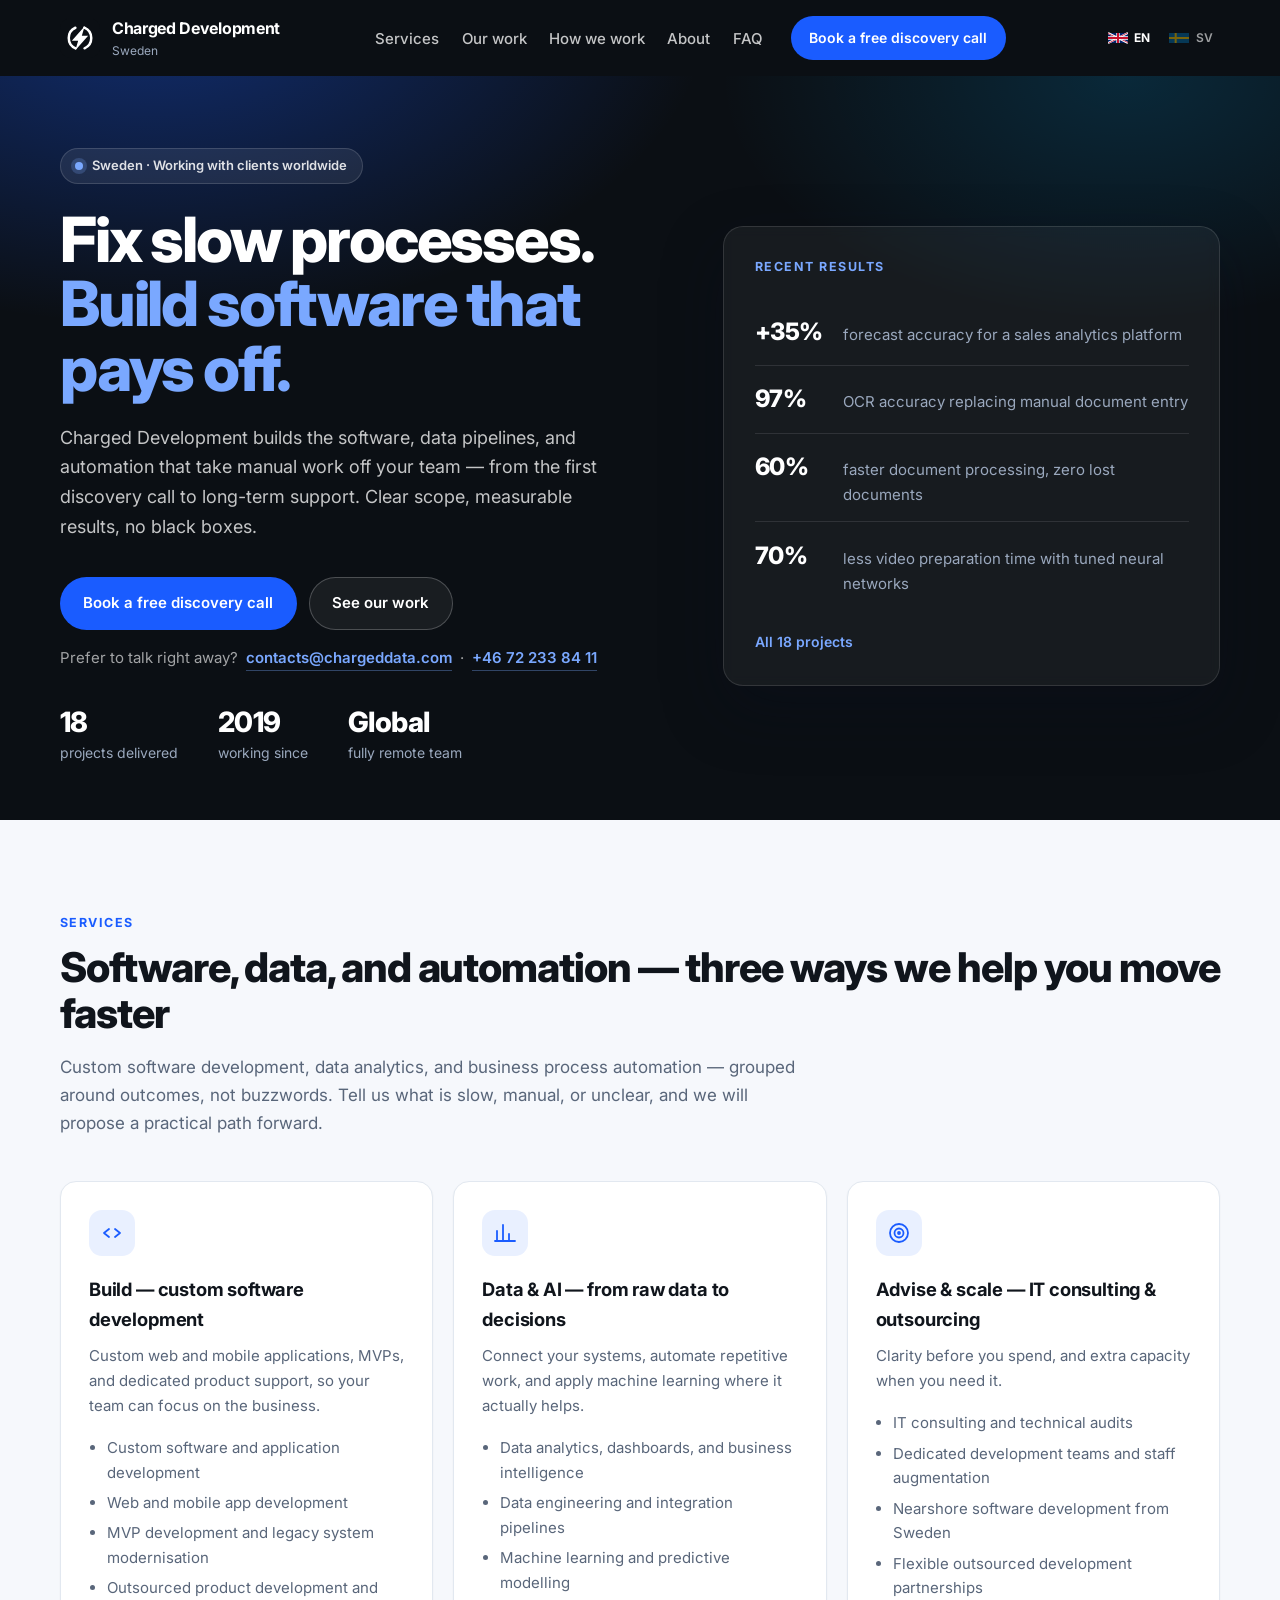
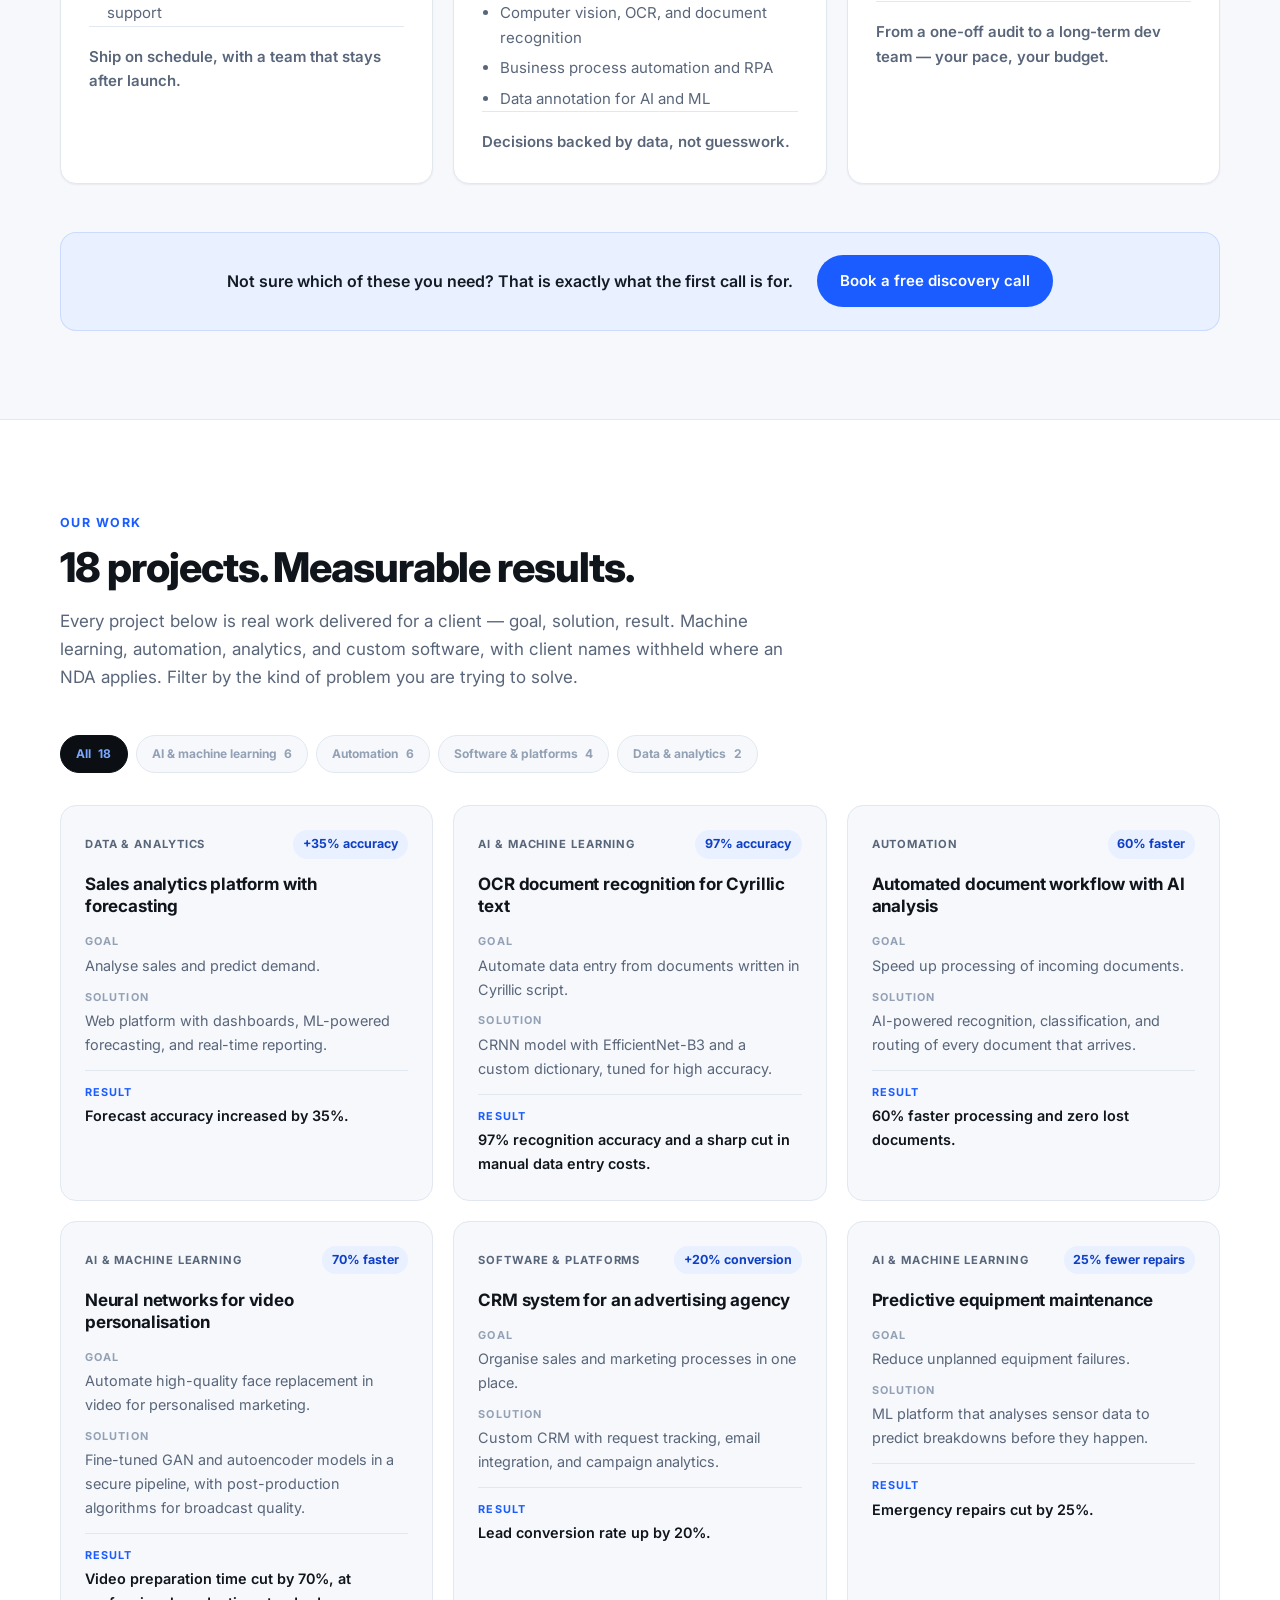
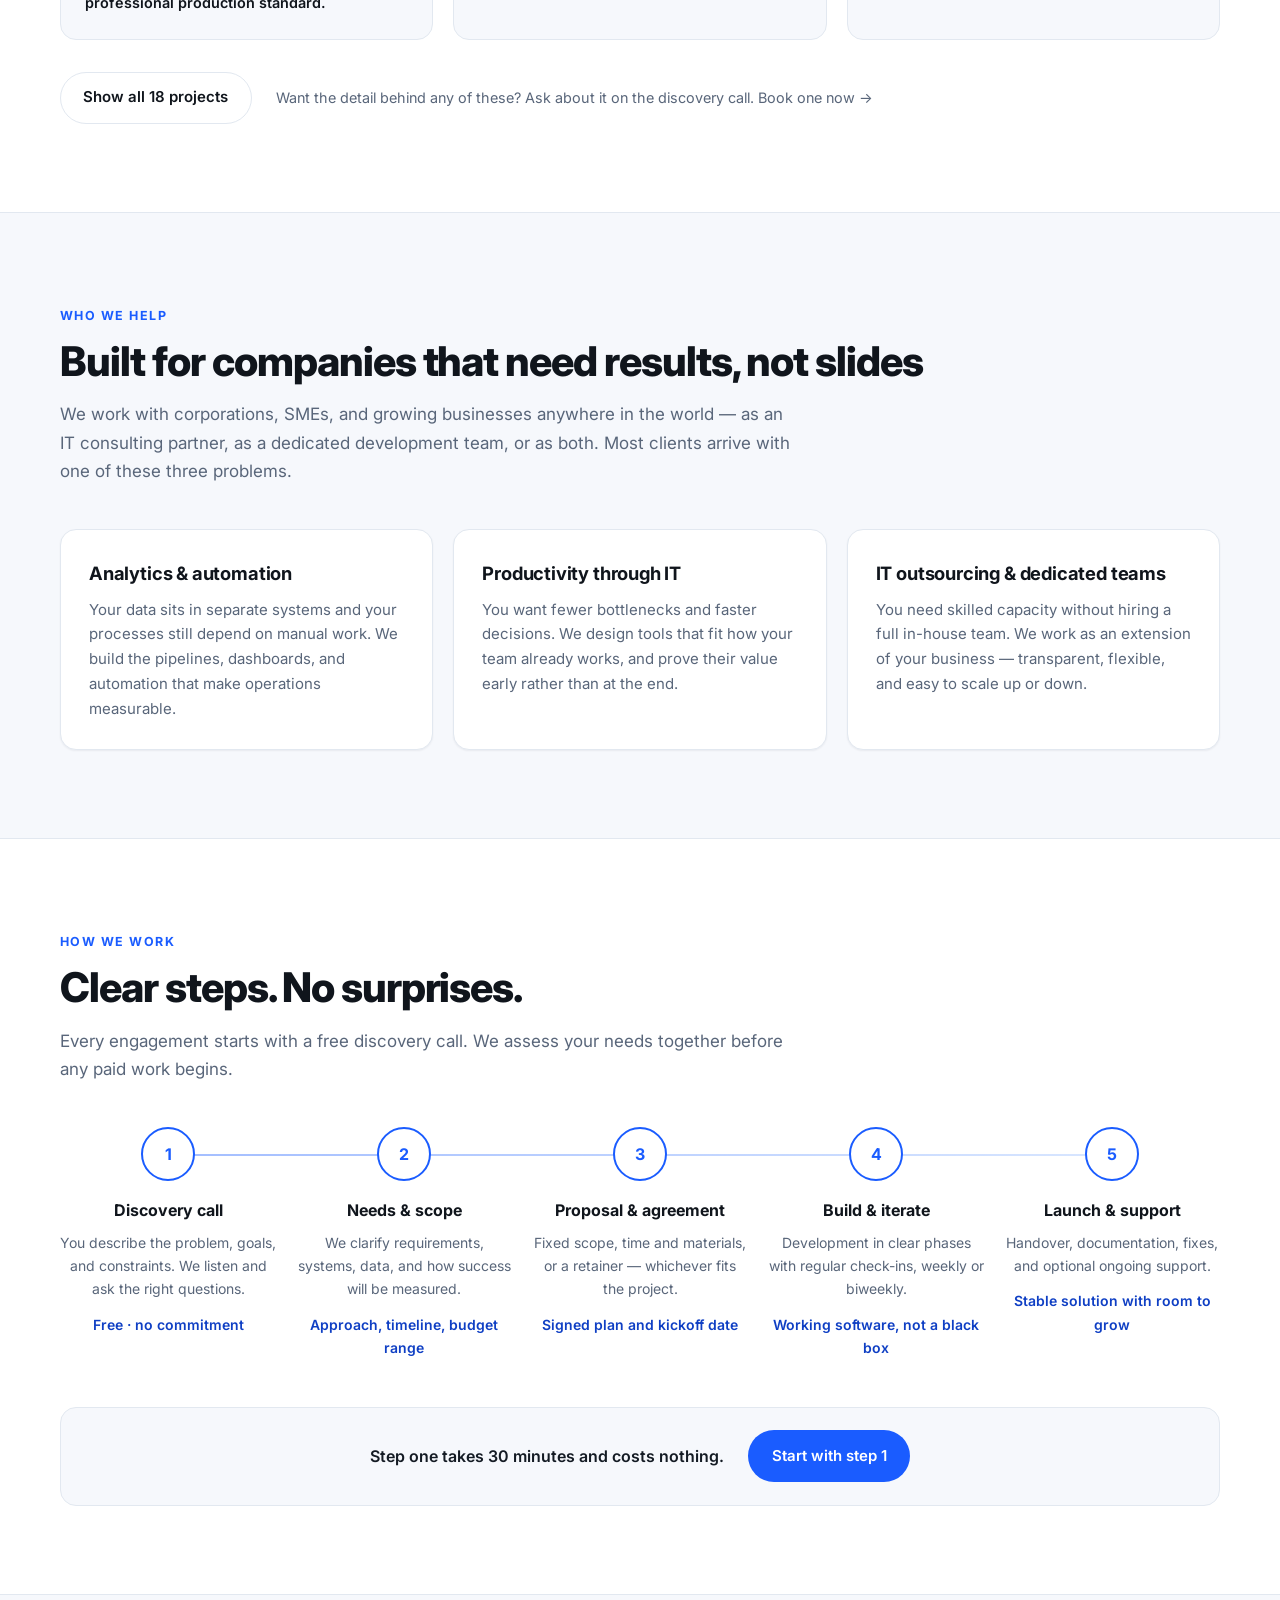
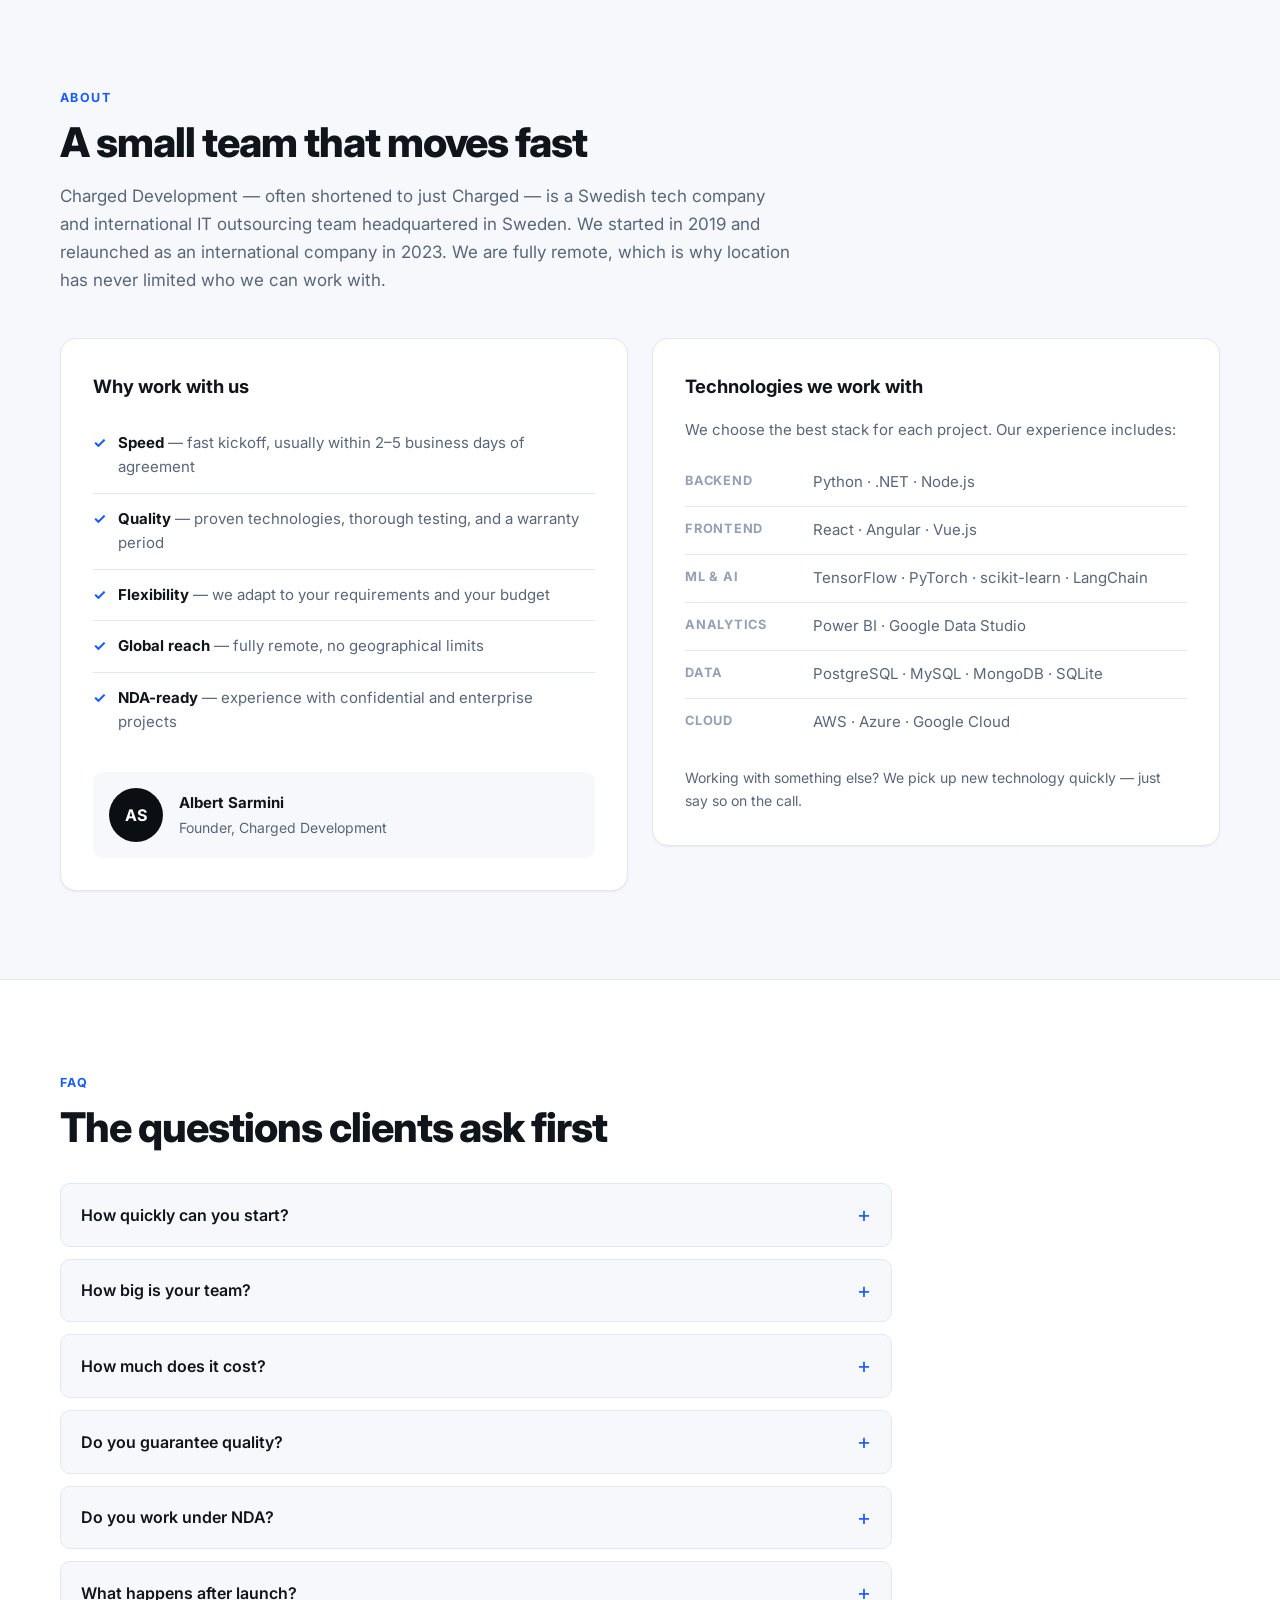
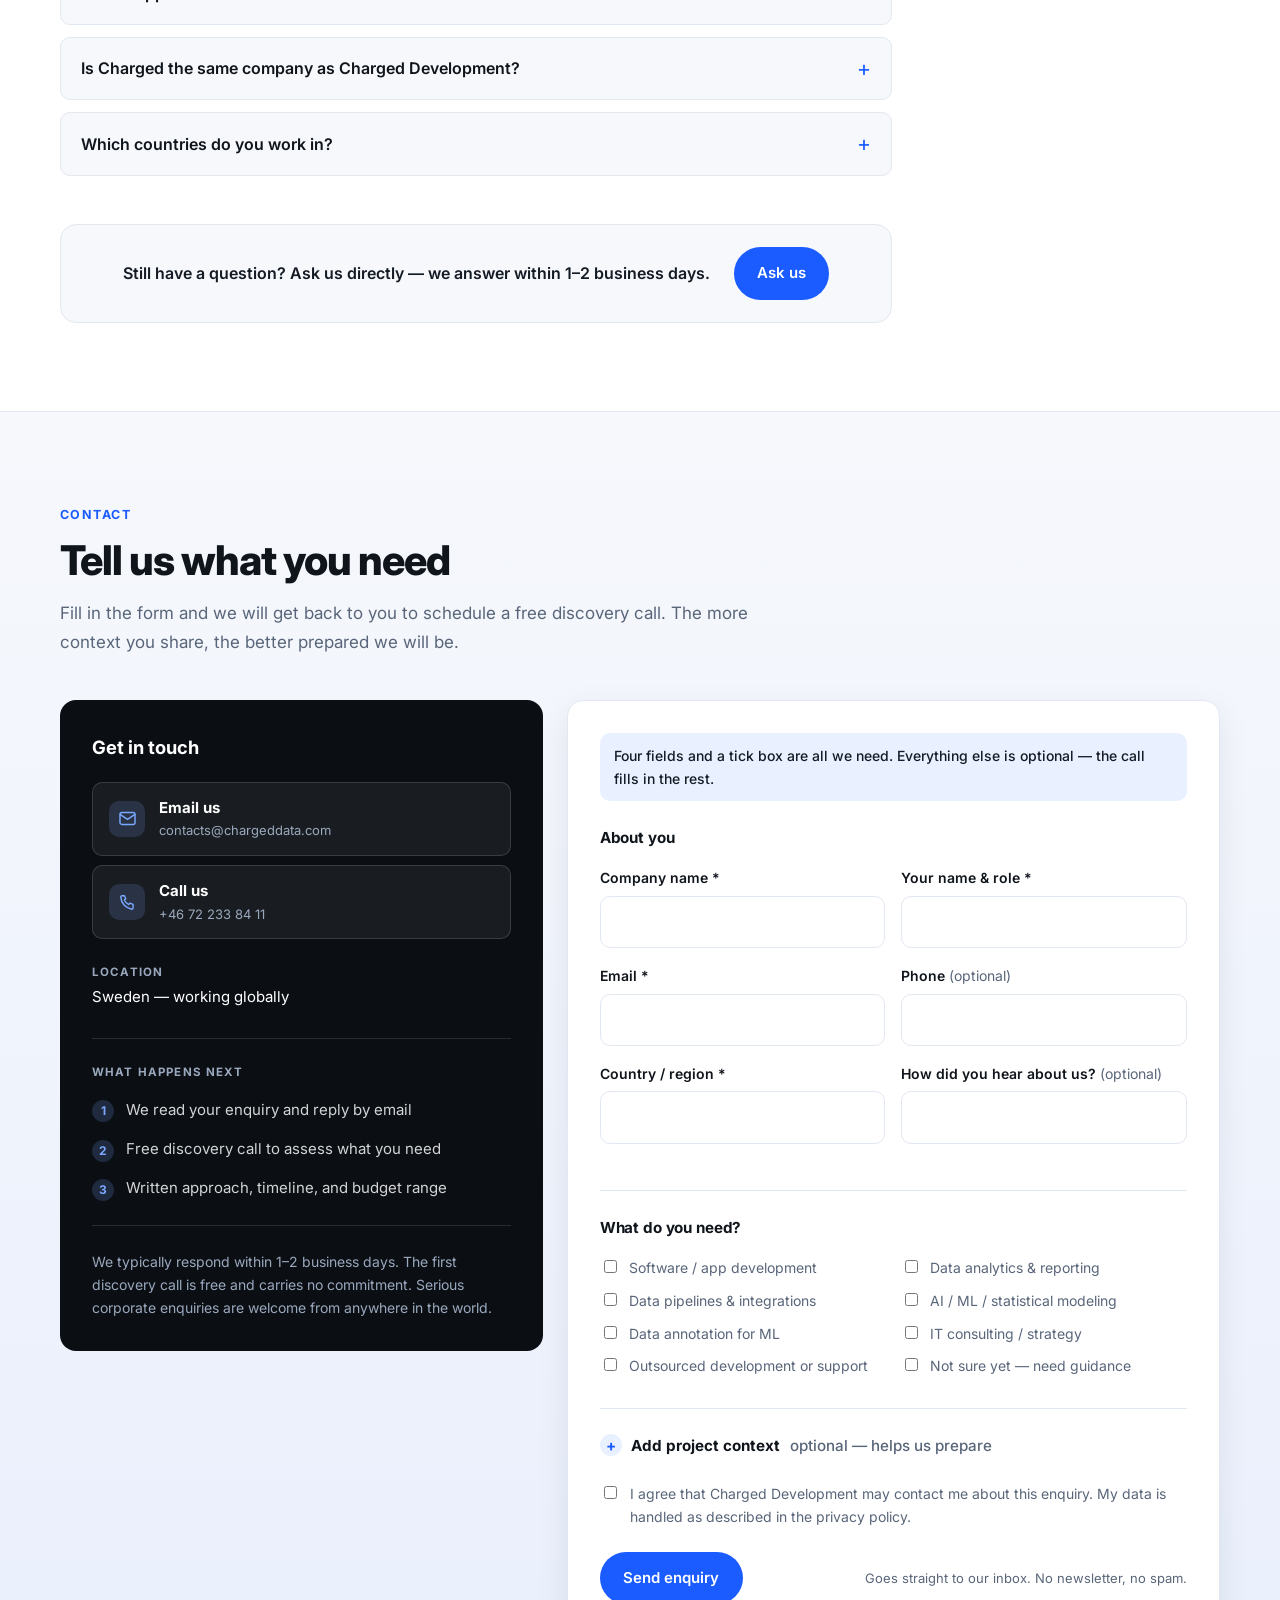
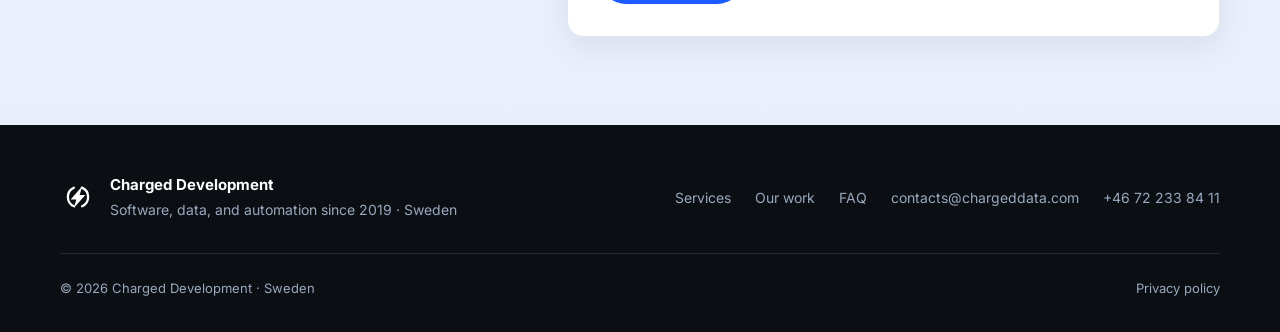
<file: index.html>
<!DOCTYPE html>
<html lang="en">
<head>
  <meta charset="UTF-8">
  <meta name="viewport" content="width=device-width, initial-scale=1.0">
  <title data-i18n="meta.title">Charged Development — Software, Data &amp; Automation | Sweden</title>
  <meta name="description" data-i18n-content="meta.description" content="Charged Development — a Stockholm tech company building software, data pipelines and automation that remove manual work. 18 projects delivered since 2019.">
  <meta name="robots" content="index, follow, max-snippet:-1, max-image-preview:large, max-video-preview:-1">
  <meta name="author" content="Charged Development">
  <meta name="application-name" content="Charged Development">
  <meta name="theme-color" content="#0b0f14">
  <meta name="geo.region" content="SE-AB">
  <meta name="geo.placename" content="Stockholm">

  <link rel="canonical" href="https://chargeddata.com/">
  <link rel="alternate" hreflang="en" href="https://chargeddata.com/">
  <link rel="alternate" hreflang="sv" href="https://chargeddata.com/sv/">
  <link rel="alternate" hreflang="x-default" href="https://chargeddata.com/">

  <meta property="og:type" content="website">
  <meta property="og:url" content="https://chargeddata.com/">
  <meta property="og:site_name" content="Charged Development">
  <meta property="og:locale" content="en_GB">
  <meta property="og:locale:alternate" content="sv_SE">
  <meta property="og:title" data-i18n-content="meta.title" content="Charged Development — Software, Data &amp; Automation | Sweden">
  <meta property="og:description" data-i18n-content="meta.ogDescription" content="We build software, data pipelines, and automation that remove manual work. Stockholm-based, working with clients worldwide.">
  <meta property="og:image" content="https://chargeddata.com/assets/og-image.png">
  <meta property="og:image:width" content="1200">
  <meta property="og:image:height" content="630">
  <meta property="og:image:type" content="image/png">
  <meta property="og:image:alt" content="Charged Development — software, data and automation company in Stockholm, Sweden">

  <meta name="twitter:card" content="summary_large_image">
  <meta name="twitter:title" data-i18n-content="meta.title" content="Charged Development — Software, Data &amp; Automation | Sweden">
  <meta name="twitter:description" data-i18n-content="meta.ogDescription" content="We build software, data pipelines, and automation that remove manual work. Stockholm-based, working with clients worldwide.">
  <meta name="twitter:image" content="https://chargeddata.com/assets/og-image.png">
  <meta name="twitter:image:alt" content="Charged Development logo">

  <link rel="preconnect" href="https://fonts.googleapis.com">
  <link rel="preconnect" href="https://fonts.gstatic.com" crossorigin>
  <link rel="preload" as="style" href="https://fonts.googleapis.com/css2?family=Inter:wght@400;500;600;700;800&display=swap">
  <link rel="stylesheet" href="https://fonts.googleapis.com/css2?family=Inter:wght@400;500;600;700;800&display=swap" media="print" onload="this.media='all'">
  <noscript><link rel="stylesheet" href="https://fonts.googleapis.com/css2?family=Inter:wght@400;500;600;700;800&display=swap"></noscript>

  <link rel="icon" href="/assets/logo.svg" type="image/svg+xml">
  <link rel="icon" href="/assets/charged-development-logo.png" type="image/png" sizes="512x512">
  <link rel="apple-touch-icon" href="/assets/charged-development-logo.png">
  <link rel="stylesheet" href="/css/styles.css">
</head>
<body>
  <a class="skip-link" href="#main" data-i18n="a11y.skip">Skip to content</a>

  <header class="site-header" id="header">
    <div class="container header-inner">
      <a class="brand" href="#top" data-i18n-aria-label="a11y.brandHome" aria-label="Charged Development home">
        <img class="brand-logo" src="/assets/logo.svg" alt="" width="40" height="40">
        <span class="brand-text">
          <span class="brand-name">Charged Development</span>
          <span class="brand-tagline" data-i18n="brand.tagline">Sweden</span>
        </span>
      </a>

      <nav class="site-nav" id="site-nav" data-i18n-aria-label="a11y.mainNav" aria-label="Main navigation">
        <ul class="nav-links">
          <li><a href="#services" data-i18n="nav.services">Services</a></li>
          <li><a href="#work" data-i18n="nav.work">Our work</a></li>
          <li><a href="#process" data-i18n="nav.process">How we work</a></li>
          <li><a href="#about" data-i18n="nav.about">About</a></li>
          <li><a href="#faq" data-i18n="nav.faq">FAQ</a></li>
        </ul>
        <div class="header-actions">
          <a class="btn btn-primary btn-sm" href="#contact" data-i18n="cta.book">Book a free discovery call</a>
        </div>
      </nav>

      <div class="header-right">
        <div class="lang-switch" role="group" data-i18n-aria-label="a11y.language" aria-label="Language">
          <a class="lang-btn is-active" href="/" hreflang="en" lang="en" title="English" aria-current="page">
            <svg class="flag" viewBox="0 0 60 30" aria-hidden="true" focusable="false">
              <clipPath id="uk-diagonals"><path d="M30,15 h30 v15 z v15 h-30 z h-30 v-15 z v-15 h30 z"/></clipPath>
              <rect width="60" height="30" fill="#012169"/>
              <path d="M0,0 L60,30 M60,0 L0,30" stroke="#ffffff" stroke-width="6"/>
              <path d="M0,0 L60,30 M60,0 L0,30" clip-path="url(#uk-diagonals)" stroke="#c8102e" stroke-width="4"/>
              <path d="M30,0 v30 M0,15 h60" stroke="#ffffff" stroke-width="10"/>
              <path d="M30,0 v30 M0,15 h60" stroke="#c8102e" stroke-width="6"/>
            </svg>
            <span class="lang-code">EN</span>
            <span class="visually-hidden">English</span>
          </a>
          <a class="lang-btn" href="/sv/" hreflang="sv" lang="sv" title="Svenska">
            <svg class="flag" viewBox="0 0 60 30" aria-hidden="true" focusable="false">
              <rect width="60" height="30" fill="#006aa7"/>
              <rect y="12" width="60" height="6" fill="#fecc00"/>
              <rect x="17" width="6" height="30" fill="#fecc00"/>
            </svg>
            <span class="lang-code">SV</span>
            <span class="visually-hidden">Svenska</span>
          </a>
        </div>

        <button class="nav-toggle" id="nav-toggle" type="button" aria-expanded="false" aria-controls="site-nav" data-i18n-aria-label="a11y.openMenu" aria-label="Open menu">
          <span></span><span></span><span></span>
        </button>
      </div>
    </div>
  </header>

  <main id="main">
    <section class="hero" id="top">
      <div class="container hero-grid">
        <div class="hero-copy">
          <p class="hero-badge">
            <span class="hero-badge-dot" aria-hidden="true"></span>
            <span data-i18n="hero.badge">Sweden · Working with clients worldwide</span>
          </p>
          <h1 class="hero-title" data-i18n="hero.title">Fix slow processes.<br><em>Build software that pays off.</em></h1>
          <p class="hero-lead" data-i18n="hero.lead">
            Charged Development builds the software, data pipelines, and automation that take manual work off
            your team — from the first discovery call to long-term support. Clear scope, measurable results, no
            black boxes.
          </p>
          <div class="hero-actions">
            <a class="btn btn-primary" href="#contact" data-i18n="cta.book">Book a free discovery call</a>
            <a class="btn btn-ghost" href="#work" data-i18n="cta.seeWork">See our work</a>
          </div>
          <p class="hero-direct">
            <span data-i18n="hero.directLabel">Prefer to talk right away?</span>
            <a href="mailto:contacts@chargeddata.com?subject=Project%20enquiry">contacts@chargeddata.com</a>
            <span class="hero-direct-sep" aria-hidden="true">·</span>
            <a href="tel:+46722338411">+46 72 233 84 11</a>
          </p>
          <dl class="hero-facts">
            <div><dt>18</dt><dd data-i18n="hero.fact1">projects delivered</dd></div>
            <div><dt>2019</dt><dd data-i18n="hero.fact2">working since</dd></div>
            <div><dt data-i18n="hero.fact3Term">Global</dt><dd data-i18n="hero.fact3">fully remote team</dd></div>
          </dl>
        </div>

        <aside class="hero-panel" data-i18n-aria-label="hero.panelTitle" aria-label="Recent results">
          <h2 class="hero-panel-title" data-i18n="hero.panelTitle">Recent results</h2>
          <ul class="hero-results">
            <li><strong>+35%</strong><span data-i18n="hero.result1">forecast accuracy for a sales analytics platform</span></li>
            <li><strong>97%</strong><span data-i18n="hero.result2">OCR accuracy replacing manual document entry</span></li>
            <li><strong>60%</strong><span data-i18n="hero.result3">faster document processing, zero lost documents</span></li>
            <li><strong>70%</strong><span data-i18n="hero.result4">less video preparation time with tuned neural networks</span></li>
          </ul>
          <a class="hero-panel-link" href="#work" data-i18n="hero.allProjects">All 18 projects</a>
        </aside>
      </div>
    </section>

    <section class="section" id="services">
      <div class="container">
        <span class="section-label" data-i18n="services.label">Services</span>
        <h2 class="section-title" data-i18n="services.title">Software, data, and automation — three ways we help you move faster</h2>
        <p class="section-intro" data-i18n="services.intro">
          Custom software development, data analytics, and business process automation — grouped around
          outcomes, not buzzwords. Tell us what is slow, manual, or unclear, and we will propose a practical
          path forward.
        </p>

        <div class="card-grid card-grid-3">
          <article class="card">
            <div class="card-icon" aria-hidden="true"><svg viewBox="0 0 24 24" fill="none" stroke="currentColor" stroke-width="1.8" stroke-linecap="round" stroke-linejoin="round"><path d="m9 8-5 4 5 4"/><path d="m15 8 5 4-5 4"/></svg></div>
            <h3 data-i18n="services.build.title">Build — custom software development</h3>
            <p data-i18n="services.build.body">Custom web and mobile applications, MVPs, and dedicated product support, so your team can focus on the business.</p>
            <ul>
              <li data-i18n="services.build.item1">Custom software and application development</li>
              <li data-i18n="services.build.item2">Web and mobile app development</li>
              <li data-i18n="services.build.item3">MVP development and legacy system modernisation</li>
              <li data-i18n="services.build.item4">Outsourced product development and support</li>
            </ul>
            <p class="card-outcome" data-i18n="services.build.outcome">Ship on schedule, with a team that stays after launch.</p>
          </article>

          <article class="card">
            <div class="card-icon" aria-hidden="true"><svg viewBox="0 0 24 24" fill="none" stroke="currentColor" stroke-width="1.8" stroke-linecap="round" stroke-linejoin="round"><path d="M4 20V10"/><path d="M10 20V4"/><path d="M16 20v-7"/><path d="M22 20H2"/></svg></div>
            <h3 data-i18n="services.data.title">Data &amp; AI — from raw data to decisions</h3>
            <p data-i18n="services.data.body">Connect your systems, automate repetitive work, and apply machine learning where it actually helps.</p>
            <ul>
              <li data-i18n="services.data.item1">Data analytics, dashboards, and business intelligence</li>
              <li data-i18n="services.data.item2">Data engineering and integration pipelines</li>
              <li data-i18n="services.data.item3">Machine learning and predictive modelling</li>
              <li data-i18n="services.data.item4">Computer vision, OCR, and document recognition</li>
              <li data-i18n="services.data.item5">Business process automation and RPA</li>
              <li data-i18n="services.data.item6">Data annotation for AI and ML</li>
            </ul>
            <p class="card-outcome" data-i18n="services.data.outcome">Decisions backed by data, not guesswork.</p>
          </article>

          <article class="card">
            <div class="card-icon" aria-hidden="true"><svg viewBox="0 0 24 24" fill="none" stroke="currentColor" stroke-width="1.8" stroke-linecap="round" stroke-linejoin="round"><circle cx="12" cy="12" r="9"/><circle cx="12" cy="12" r="4.5"/><circle cx="12" cy="12" r="1"/></svg></div>
            <h3 data-i18n="services.advise.title">Advise &amp; scale — IT consulting &amp; outsourcing</h3>
            <p data-i18n="services.advise.body">Clarity before you spend, and extra capacity when you need it.</p>
            <ul>
              <li data-i18n="services.advise.item1">IT consulting and technical audits</li>
              <li data-i18n="services.advise.item2">Dedicated development teams and staff augmentation</li>
              <li data-i18n="services.advise.item3">Nearshore software development from Sweden</li>
              <li data-i18n="services.advise.item4">Flexible outsourced development partnerships</li>
            </ul>
            <p class="card-outcome" data-i18n="services.advise.outcome">From a one-off audit to a long-term dev team — your pace, your budget.</p>
          </article>
        </div>

        <div class="section-cta">
          <p data-i18n="services.ctaText">Not sure which of these you need? That is exactly what the first call is for.</p>
          <a class="btn btn-primary" href="#contact" data-i18n="cta.book">Book a free discovery call</a>
        </div>
      </div>
    </section>

    <section class="section section-alt" id="work">
      <div class="container">
        <span class="section-label" data-i18n="work.label">Our work</span>
        <h2 class="section-title" data-i18n="work.title">18 projects. Measurable results.</h2>
        <p class="section-intro" data-i18n="work.intro">
          Every project below is real work delivered for a client — goal, solution, result. Machine learning,
          automation, analytics, and custom software, with client names withheld where an NDA applies. Filter
          by the kind of problem you are trying to solve.
        </p>

        <div class="work-filters" role="group" data-i18n-aria-label="a11y.filterGroup" aria-label="Filter projects by category">
          <button type="button" class="filter-btn is-active" data-filter="all" aria-pressed="true"><span data-i18n="work.filterAll">All</span> <span>18</span></button>
          <button type="button" class="filter-btn" data-filter="ai" aria-pressed="false"><span data-i18n="tag.ai">AI &amp; machine learning</span> <span>6</span></button>
          <button type="button" class="filter-btn" data-filter="automation" aria-pressed="false"><span data-i18n="tag.automation">Automation</span> <span>6</span></button>
          <button type="button" class="filter-btn" data-filter="software" aria-pressed="false"><span data-i18n="tag.software">Software &amp; platforms</span> <span>4</span></button>
          <button type="button" class="filter-btn" data-filter="data" aria-pressed="false"><span data-i18n="tag.data">Data &amp; analytics</span> <span>2</span></button>
        </div>

        <div class="work-grid" id="work-grid">
          <article class="work-card" data-category="data" data-featured="true">
            <div class="work-card-head">
              <span class="work-tag" data-i18n="tag.data">Data &amp; analytics</span>
              <span class="work-metric" data-i18n="case.sales.metric">+35% accuracy</span>
            </div>
            <h3 data-i18n="case.sales.title">Sales analytics platform with forecasting</h3>
            <dl class="work-detail">
              <div><dt data-i18n="work.goal">Goal</dt><dd data-i18n="case.sales.goal">Analyse sales and predict demand.</dd></div>
              <div><dt data-i18n="work.solution">Solution</dt><dd data-i18n="case.sales.solution">Web platform with dashboards, ML-powered forecasting, and real-time reporting.</dd></div>
              <div><dt data-i18n="work.result">Result</dt><dd data-i18n="case.sales.result">Forecast accuracy increased by 35%.</dd></div>
            </dl>
          </article>

          <article class="work-card" data-category="ai" data-featured="true">
            <div class="work-card-head">
              <span class="work-tag" data-i18n="tag.ai">AI &amp; machine learning</span>
              <span class="work-metric" data-i18n="case.ocr.metric">97% accuracy</span>
            </div>
            <h3 data-i18n="case.ocr.title">OCR document recognition for Cyrillic text</h3>
            <dl class="work-detail">
              <div><dt data-i18n="work.goal">Goal</dt><dd data-i18n="case.ocr.goal">Automate data entry from documents written in Cyrillic script.</dd></div>
              <div><dt data-i18n="work.solution">Solution</dt><dd data-i18n="case.ocr.solution">CRNN model with EfficientNet-B3 and a custom dictionary, tuned for high accuracy.</dd></div>
              <div><dt data-i18n="work.result">Result</dt><dd data-i18n="case.ocr.result">97% recognition accuracy and a sharp cut in manual data entry costs.</dd></div>
            </dl>
          </article>

          <article class="work-card" data-category="automation" data-featured="true">
            <div class="work-card-head">
              <span class="work-tag" data-i18n="tag.automation">Automation</span>
              <span class="work-metric" data-i18n="case.docflow.metric">60% faster</span>
            </div>
            <h3 data-i18n="case.docflow.title">Automated document workflow with AI analysis</h3>
            <dl class="work-detail">
              <div><dt data-i18n="work.goal">Goal</dt><dd data-i18n="case.docflow.goal">Speed up processing of incoming documents.</dd></div>
              <div><dt data-i18n="work.solution">Solution</dt><dd data-i18n="case.docflow.solution">AI-powered recognition, classification, and routing of every document that arrives.</dd></div>
              <div><dt data-i18n="work.result">Result</dt><dd data-i18n="case.docflow.result">60% faster processing and zero lost documents.</dd></div>
            </dl>
          </article>

          <article class="work-card" data-category="ai" data-featured="true">
            <div class="work-card-head">
              <span class="work-tag" data-i18n="tag.ai">AI &amp; machine learning</span>
              <span class="work-metric" data-i18n="case.video.metric">70% faster</span>
            </div>
            <h3 data-i18n="case.video.title">Neural networks for video personalisation</h3>
            <dl class="work-detail">
              <div><dt data-i18n="work.goal">Goal</dt><dd data-i18n="case.video.goal">Automate high-quality face replacement in video for personalised marketing.</dd></div>
              <div><dt data-i18n="work.solution">Solution</dt><dd data-i18n="case.video.solution">Fine-tuned GAN and autoencoder models in a secure pipeline, with post-production algorithms for broadcast quality.</dd></div>
              <div><dt data-i18n="work.result">Result</dt><dd data-i18n="case.video.result">Video preparation time cut by 70%, at professional production standard.</dd></div>
            </dl>
          </article>

          <article class="work-card" data-category="software" data-featured="true">
            <div class="work-card-head">
              <span class="work-tag" data-i18n="tag.software">Software &amp; platforms</span>
              <span class="work-metric" data-i18n="case.crm.metric">+20% conversion</span>
            </div>
            <h3 data-i18n="case.crm.title">CRM system for an advertising agency</h3>
            <dl class="work-detail">
              <div><dt data-i18n="work.goal">Goal</dt><dd data-i18n="case.crm.goal">Organise sales and marketing processes in one place.</dd></div>
              <div><dt data-i18n="work.solution">Solution</dt><dd data-i18n="case.crm.solution">Custom CRM with request tracking, email integration, and campaign analytics.</dd></div>
              <div><dt data-i18n="work.result">Result</dt><dd data-i18n="case.crm.result">Lead conversion rate up by 20%.</dd></div>
            </dl>
          </article>

          <article class="work-card" data-category="ai" data-featured="true">
            <div class="work-card-head">
              <span class="work-tag" data-i18n="tag.ai">AI &amp; machine learning</span>
              <span class="work-metric" data-i18n="case.maintenance.metric">25% fewer repairs</span>
            </div>
            <h3 data-i18n="case.maintenance.title">Predictive equipment maintenance</h3>
            <dl class="work-detail">
              <div><dt data-i18n="work.goal">Goal</dt><dd data-i18n="case.maintenance.goal">Reduce unplanned equipment failures.</dd></div>
              <div><dt data-i18n="work.solution">Solution</dt><dd data-i18n="case.maintenance.solution">ML platform that analyses sensor data to predict breakdowns before they happen.</dd></div>
              <div><dt data-i18n="work.result">Result</dt><dd data-i18n="case.maintenance.result">Emergency repairs cut by 25%.</dd></div>
            </dl>
          </article>

          <article class="work-card" data-category="automation">
            <div class="work-card-head">
              <span class="work-tag" data-i18n="tag.automation">Automation</span>
              <span class="work-metric" data-i18n="case.diagnostics.metric">20 min to 4 min</span>
            </div>
            <h3 data-i18n="case.diagnostics.title">Automated PC diagnostics with PDF reporting</h3>
            <dl class="work-detail">
              <div><dt data-i18n="work.goal">Goal</dt><dd data-i18n="case.diagnostics.goal">Speed up technical maintenance of a company computer fleet.</dd></div>
              <div><dt data-i18n="work.solution">Solution</dt><dd data-i18n="case.diagnostics.solution">Desktop application that collects hardware and software data, builds a structured PDF report, and emails it automatically.</dd></div>
              <div><dt data-i18n="work.result">Result</dt><dd data-i18n="case.diagnostics.result">Diagnostics time reduced from 20 minutes to 4 minutes per device.</dd></div>
            </dl>
          </article>

          <article class="work-card" data-category="software">
            <div class="work-card-head">
              <span class="work-tag" data-i18n="tag.software">Software &amp; platforms</span>
              <span class="work-metric" data-i18n="case.toolkit.metric">45% faster</span>
            </div>
            <h3 data-i18n="case.toolkit.title">Universal IT toolkit for system analysis</h3>
            <dl class="work-detail">
              <div><dt data-i18n="work.goal">Goal</dt><dd data-i18n="case.toolkit.goal">Give IT teams one tool for diagnostics and equipment monitoring.</dd></div>
              <div><dt data-i18n="work.solution">Solution</dt><dd data-i18n="case.toolkit.solution">Desktop application with performance tests, disk analysis, and real-time hardware monitoring.</dd></div>
              <div><dt data-i18n="work.result">Result</dt><dd data-i18n="case.toolkit.result">Troubleshooting speed improved by 45%.</dd></div>
            </dl>
          </article>

          <article class="work-card" data-category="automation">
            <div class="work-card-head">
              <span class="work-tag" data-i18n="tag.automation">Automation</span>
              <span class="work-metric" data-i18n="case.vpn.metric">No manual setup</span>
            </div>
            <h3 data-i18n="case.vpn.title">Centralised VPN certificate deployment</h3>
            <dl class="work-detail">
              <div><dt data-i18n="work.goal">Goal</dt><dd data-i18n="case.vpn.goal">Roll out secure VPN access across multiple branches.</dd></div>
              <div><dt data-i18n="work.solution">Solution</dt><dd data-i18n="case.vpn.solution">Automated certificate installer with centralised control, logging, and status monitoring.</dd></div>
              <div><dt data-i18n="work.result">Result</dt><dd data-i18n="case.vpn.result">Manual setup errors eliminated and the whole process automated.</dd></div>
            </dl>
          </article>

          <article class="work-card" data-category="automation">
            <div class="work-card-head">
              <span class="work-tag" data-i18n="tag.automation">Automation</span>
              <span class="work-metric" data-i18n="case.monitoring.metric">40% less downtime</span>
            </div>
            <h3 data-i18n="case.monitoring.title">Hardware monitoring with email alerts</h3>
            <dl class="work-detail">
              <div><dt data-i18n="work.goal">Goal</dt><dd data-i18n="case.monitoring.goal">Minimise downtime caused by overheating and hardware failure.</dd></div>
              <div><dt data-i18n="work.solution">Solution</dt><dd data-i18n="case.monitoring.solution">Software that tracks temperature, CPU load, and disk health, alerting staff at critical thresholds.</dd></div>
              <div><dt data-i18n="work.result">Result</dt><dd data-i18n="case.monitoring.result">Downtime incidents reduced by 40%.</dd></div>
            </dl>
          </article>

          <article class="work-card" data-category="ai">
            <div class="work-card-head">
              <span class="work-tag" data-i18n="tag.ai">AI &amp; machine learning</span>
              <span class="work-metric" data-i18n="case.translator.metric">Fully offline</span>
            </div>
            <h3 data-i18n="case.translator.title">Local offline translator for secure environments</h3>
            <dl class="work-detail">
              <div><dt data-i18n="work.goal">Goal</dt><dd data-i18n="case.translator.goal">Translate sensitive documents without an internet connection.</dd></div>
              <div><dt data-i18n="work.solution">Solution</dt><dd data-i18n="case.translator.solution">On-device neural translation model optimised for low-spec machines, with secure offline dictionaries.</dd></div>
              <div><dt data-i18n="work.result">Result</dt><dd data-i18n="case.translator.result">Secure translation inside isolated networks, with far less time spent per document.</dd></div>
            </dl>
          </article>

          <article class="work-card" data-category="automation">
            <div class="work-card-head">
              <span class="work-tag" data-i18n="tag.automation">Automation</span>
              <span class="work-metric" data-i18n="case.news.metric">3–4 hrs saved daily</span>
            </div>
            <h3 data-i18n="case.news.title">News aggregator with Telegram bot and analytics</h3>
            <dl class="work-detail">
              <div><dt data-i18n="work.goal">Goal</dt><dd data-i18n="case.news.goal">Automate news gathering and publishing for a media company.</dd></div>
              <div><dt data-i18n="work.solution">Solution</dt><dd data-i18n="case.news.solution">Bot that collects news from RSS feeds and Telegram channels, edits and publishes content, and reports analytics into Google Sheets.</dd></div>
              <div><dt data-i18n="work.result">Result</dt><dd data-i18n="case.news.result">Three to four hours of editorial work saved every day.</dd></div>
            </dl>
          </article>

          <article class="work-card" data-category="automation">
            <div class="work-card-head">
              <span class="work-tag" data-i18n="tag.automation">Automation</span>
              <span class="work-metric" data-i18n="case.printer.metric">60% faster</span>
            </div>
            <h3 data-i18n="case.printer.title">Virtual medical printer</h3>
            <dl class="work-detail">
              <div><dt data-i18n="work.goal">Goal</dt><dd data-i18n="case.printer.goal">Standardise and automate medical report generation.</dd></div>
              <div><dt data-i18n="work.solution">Solution</dt><dd data-i18n="case.printer.solution">Virtual printer driver that applies branding automatically and emails the finished document.</dd></div>
              <div><dt data-i18n="work.result">Result</dt><dd data-i18n="case.printer.result">Document preparation time reduced by 60%.</dd></div>
            </dl>
          </article>

          <article class="work-card" data-category="data">
            <div class="work-card-head">
              <span class="work-tag" data-i18n="tag.data">Data &amp; analytics</span>
              <span class="work-metric" data-i18n="case.construction.metric">Faster reporting</span>
            </div>
            <h3 data-i18n="case.construction.title">Business process analytics for a construction company</h3>
            <dl class="work-detail">
              <div><dt data-i18n="work.goal">Goal</dt><dd data-i18n="case.construction.goal">Optimise order and resource management.</dd></div>
              <div><dt data-i18n="work.solution">Solution</dt><dd data-i18n="case.construction.solution">Database and CRM system with built-in analytics.</dd></div>
              <div><dt data-i18n="work.result">Result</dt><dd data-i18n="case.construction.result">Faster reporting and noticeably better project planning.</dd></div>
            </dl>
          </article>

          <article class="work-card" data-category="software">
            <div class="work-card-head">
              <span class="work-tag" data-i18n="tag.software">Software &amp; platforms</span>
              <span class="work-metric" data-i18n="case.auction.metric">Wider reach</span>
            </div>
            <h3 data-i18n="case.auction.title">Online auction and product classification platform</h3>
            <dl class="work-detail">
              <div><dt data-i18n="work.goal">Goal</dt><dd data-i18n="case.auction.goal">Build an e-commerce platform with auction features.</dd></div>
              <div><dt data-i18n="work.solution">Solution</dt><dd data-i18n="case.auction.solution">ASP.NET Core MVC system with ML-based product classification and lot management.</dd></div>
              <div><dt data-i18n="work.result">Result</dt><dd data-i18n="case.auction.result">Wider customer reach and a streamlined sales process.</dd></div>
            </dl>
          </article>

          <article class="work-card" data-category="ai">
            <div class="work-card-head">
              <span class="work-tag" data-i18n="tag.ai">AI &amp; machine learning</span>
              <span class="work-metric" data-i18n="case.industrial.metric">92%+ accuracy</span>
            </div>
            <h3 data-i18n="case.industrial.title">Industrial object classification</h3>
            <dl class="work-detail">
              <div><dt data-i18n="work.goal">Goal</dt><dd data-i18n="case.industrial.goal">Classify industrial facilities by their key characteristics.</dd></div>
              <div><dt data-i18n="work.solution">Solution</dt><dd data-i18n="case.industrial.solution">Random Forest and decision tree models trained on real operational datasets.</dd></div>
              <div><dt data-i18n="work.result">Result</dt><dd data-i18n="case.industrial.result">Classification accuracy above 92%.</dd></div>
            </dl>
          </article>

          <article class="work-card" data-category="software">
            <div class="work-card-head">
              <span class="work-tag" data-i18n="tag.software">Software &amp; platforms</span>
              <span class="work-metric" data-i18n="case.camera.metric">Faster archival</span>
            </div>
            <h3 data-i18n="case.camera.title">Camera capture and processing system</h3>
            <dl class="work-detail">
              <div><dt data-i18n="work.goal">Goal</dt><dd data-i18n="case.camera.goal">Build a tool for photo documentation and equipment status analysis.</dd></div>
              <div><dt data-i18n="work.solution">Solution</dt><dd data-i18n="case.camera.solution">WPF application using AForge.NET, with cropping tools and automated image compression.</dd></div>
              <div><dt data-i18n="work.result">Result</dt><dd data-i18n="case.camera.result">Image capture and archival for internal monitoring made routine.</dd></div>
            </dl>
          </article>

          <article class="work-card" data-category="ai">
            <div class="work-card-head">
              <span class="work-tag" data-i18n="tag.ai">AI &amp; machine learning</span>
              <span class="work-metric" data-i18n="case.agents.metric">Adopted by the design team</span>
            </div>
            <h3 data-i18n="case.agents.title">Agent system for designers</h3>
            <dl class="work-detail">
              <div><dt data-i18n="work.goal">Goal</dt><dd data-i18n="case.agents.goal">Give designers a faster image search process with personalised output.</dd></div>
              <div><dt data-i18n="work.solution">Solution</dt><dd data-i18n="case.agents.solution">Agent-based system built on LangGraph and LangChain, with OpenAI and Google API integrations and a vector database of embeddings.</dd></div>
              <div><dt data-i18n="work.result">Result</dt><dd data-i18n="case.agents.result">Adopted by the design team, improving both output quality and day-to-day speed.</dd></div>
            </dl>
          </article>
        </div>

        <div class="work-footer">
          <button type="button" class="btn btn-secondary" id="work-toggle" aria-expanded="false" aria-controls="work-grid">
            Show all 18 projects
          </button>
          <p class="work-note">
            <span data-i18n="work.note">Want the detail behind any of these? Ask about it on the discovery call.</span>
            <a href="#contact" data-i18n="work.noteLink">Book one now →</a>
          </p>
        </div>
      </div>
    </section>

    <section class="section" id="clients">
      <div class="container">
        <span class="section-label" data-i18n="clients.label">Who we help</span>
        <h2 class="section-title" data-i18n="clients.title">Built for companies that need results, not slides</h2>
        <p class="section-intro" data-i18n="clients.intro">
          We work with corporations, SMEs, and growing businesses anywhere in the world — as an IT consulting
          partner, as a dedicated development team, or as both. Most clients arrive with one of these three
          problems.
        </p>

        <div class="card-grid card-grid-3">
          <article class="card card-plain">
            <h3 data-i18n="clients.one.title">Analytics &amp; automation</h3>
            <p data-i18n="clients.one.body">
              Your data sits in separate systems and your processes still depend on manual work. We build the
              pipelines, dashboards, and automation that make operations measurable.
            </p>
          </article>
          <article class="card card-plain">
            <h3 data-i18n="clients.two.title">Productivity through IT</h3>
            <p data-i18n="clients.two.body">
              You want fewer bottlenecks and faster decisions. We design tools that fit how your team already
              works, and prove their value early rather than at the end.
            </p>
          </article>
          <article class="card card-plain">
            <h3 data-i18n="clients.three.title">IT outsourcing &amp; dedicated teams</h3>
            <p data-i18n="clients.three.body">
              You need skilled capacity without hiring a full in-house team. We work as an extension of your
              business — transparent, flexible, and easy to scale up or down.
            </p>
          </article>
        </div>
      </div>
    </section>

    <section class="section section-alt" id="process">
      <div class="container">
        <span class="section-label" data-i18n="process.label">How we work</span>
        <h2 class="section-title" data-i18n="process.title">Clear steps. No surprises.</h2>
        <p class="section-intro" data-i18n="process.intro">
          Every engagement starts with a free discovery call. We assess your needs together before any paid
          work begins.
        </p>

        <ol class="process-track">
          <li class="process-step">
            <span class="step-number">1</span>
            <h3 data-i18n="process.step1.title">Discovery call</h3>
            <p data-i18n="process.step1.body">You describe the problem, goals, and constraints. We listen and ask the right questions.</p>
            <p class="process-output" data-i18n="process.step1.out">Free · no commitment</p>
          </li>
          <li class="process-step">
            <span class="step-number">2</span>
            <h3 data-i18n="process.step2.title">Needs &amp; scope</h3>
            <p data-i18n="process.step2.body">We clarify requirements, systems, data, and how success will be measured.</p>
            <p class="process-output" data-i18n="process.step2.out">Approach, timeline, budget range</p>
          </li>
          <li class="process-step">
            <span class="step-number">3</span>
            <h3 data-i18n="process.step3.title">Proposal &amp; agreement</h3>
            <p data-i18n="process.step3.body">Fixed scope, time and materials, or a retainer — whichever fits the project.</p>
            <p class="process-output" data-i18n="process.step3.out">Signed plan and kickoff date</p>
          </li>
          <li class="process-step">
            <span class="step-number">4</span>
            <h3 data-i18n="process.step4.title">Build &amp; iterate</h3>
            <p data-i18n="process.step4.body">Development in clear phases with regular check-ins, weekly or biweekly.</p>
            <p class="process-output" data-i18n="process.step4.out">Working software, not a black box</p>
          </li>
          <li class="process-step">
            <span class="step-number">5</span>
            <h3 data-i18n="process.step5.title">Launch &amp; support</h3>
            <p data-i18n="process.step5.body">Handover, documentation, fixes, and optional ongoing support.</p>
            <p class="process-output" data-i18n="process.step5.out">Stable solution with room to grow</p>
          </li>
        </ol>

        <div class="section-cta">
          <p data-i18n="process.ctaText">Step one takes 30 minutes and costs nothing.</p>
          <a class="btn btn-primary" href="#contact" data-i18n="cta.startStep1">Start with step 1</a>
        </div>
      </div>
    </section>

    <section class="section" id="about">
      <div class="container">
        <span class="section-label" data-i18n="about.label">About</span>
        <h2 class="section-title" data-i18n="about.title">A small team that moves fast</h2>
        <p class="section-intro" data-i18n="about.intro">
          Charged Development — often shortened to just Charged — is a Swedish tech company and international
          IT outsourcing team headquartered in Sweden. We started in 2019 and relaunched as an international
          company in 2023. We are fully remote, which is why location has never limited who we can work with.
        </p>

        <div class="about-grid">
          <div class="about-panel">
            <h3 data-i18n="about.whyTitle">Why work with us</h3>
            <ul class="about-list">
              <li><span class="check-mark" aria-hidden="true">✓</span><span data-i18n="about.why1"><strong>Speed</strong> — fast kickoff, usually within 2–5 business days of agreement</span></li>
              <li><span class="check-mark" aria-hidden="true">✓</span><span data-i18n="about.why2"><strong>Quality</strong> — proven technologies, thorough testing, and a warranty period</span></li>
              <li><span class="check-mark" aria-hidden="true">✓</span><span data-i18n="about.why3"><strong>Flexibility</strong> — we adapt to your requirements and your budget</span></li>
              <li><span class="check-mark" aria-hidden="true">✓</span><span data-i18n="about.why4"><strong>Global reach</strong> — fully remote, no geographical limits</span></li>
              <li><span class="check-mark" aria-hidden="true">✓</span><span data-i18n="about.why5"><strong>NDA-ready</strong> — experience with confidential and enterprise projects</span></li>
            </ul>

            <div class="founder-card">
              <span class="founder-avatar" aria-hidden="true">AS</span>
              <span class="founder-text">
                <strong>Albert Sarmini</strong>
                <span data-i18n="about.founderRole">Founder, Charged Development</span>
              </span>
            </div>
          </div>

          <div class="about-panel">
            <h3 data-i18n="about.techTitle">Technologies we work with</h3>
            <p class="about-intro" data-i18n="about.techIntro">We choose the best stack for each project. Our experience includes:</p>
            <ul class="tech-list">
              <li><strong data-i18n="about.techBackend">Backend</strong><span>Python · .NET · Node.js</span></li>
              <li><strong data-i18n="about.techFrontend">Frontend</strong><span>React · Angular · Vue.js</span></li>
              <li><strong data-i18n="about.techMl">ML &amp; AI</strong><span>TensorFlow · PyTorch · scikit-learn · LangChain</span></li>
              <li><strong data-i18n="about.techAnalytics">Analytics</strong><span>Power BI · Google Data Studio</span></li>
              <li><strong data-i18n="about.techData">Data</strong><span>PostgreSQL · MySQL · MongoDB · SQLite</span></li>
              <li><strong data-i18n="about.techCloud">Cloud</strong><span>AWS · Azure · Google Cloud</span></li>
            </ul>
            <p class="about-note" data-i18n="about.techNote">Working with something else? We pick up new technology quickly — just say so on the call.</p>
          </div>
        </div>
      </div>
    </section>

    <section class="section section-alt" id="faq">
      <div class="container faq-container">
        <span class="section-label" data-i18n="faq.label">FAQ</span>
        <h2 class="section-title" data-i18n="faq.title">The questions clients ask first</h2>

        <div class="faq-list">
          <details class="faq-item">
            <summary data-i18n="faq.q1">How quickly can you start?</summary>
            <p data-i18n="faq.a1">Charged Development usually starts within 2–5 business days of an agreement, and faster for urgent projects.</p>
          </details>
          <details class="faq-item">
            <summary data-i18n="faq.q2">How big is your team?</summary>
            <p data-i18n="faq.a2">
              Charged Development is a small permanent core of developers, backed by a trusted network of specialists we bring in per
              project. Everyone has higher education, certifications, and real delivery experience — and the
              team scales to the work rather than the other way around.
            </p>
          </details>
          <details class="faq-item">
            <summary data-i18n="faq.q3">How much does it cost?</summary>
            <p data-i18n="faq.a3">
              It depends on scope and complexity. We work on either a fixed price or an hourly rate, with
              better rates for long-term clients. You get a budget range before committing to anything.
            </p>
          </details>
          <details class="faq-item">
            <summary data-i18n="faq.q4">Do you guarantee quality?</summary>
            <p data-i18n="faq.a4">
              Yes. We use proven technologies, test thoroughly, and provide a warranty period on delivered
              work. SLA-based support is available if you need it.
            </p>
          </details>
          <details class="faq-item">
            <summary data-i18n="faq.q5">Do you work under NDA?</summary>
            <p data-i18n="faq.a5">Yes — Charged Development signs NDAs on request. A good share of the portfolio is confidential work for private businesses.</p>
          </details>
          <details class="faq-item">
            <summary data-i18n="faq.q6">What happens after launch?</summary>
            <p data-i18n="faq.a6">
              You get handover and documentation, plus optional ongoing maintenance and further development
              under a separate agreement.
            </p>
          </details>
          <details class="faq-item">
            <summary data-i18n="faq.q8">Is Charged the same company as Charged Development?</summary>
            <p data-i18n="faq.a8">
              Yes. Charged Development is our full name, and people shorten it in all sorts of ways — Charged,
              Charged Tech, Charged Sweden. It is one team, based in Sweden, with a single website:
              chargeddata.com.
            </p>
          </details>
          <details class="faq-item">
            <summary data-i18n="faq.q7">Which countries do you work in?</summary>
            <p data-i18n="faq.a7">
              Charged Development is registered in Sweden and operates fully remotely. We have delivered projects
              across Europe, North America, Ukraine, and elsewhere — there are no geographical restrictions.
            </p>
          </details>
        </div>

        <div class="section-cta">
          <p data-i18n="faq.ctaText">Still have a question? Ask us directly — we answer within 1–2 business days.</p>
          <a class="btn btn-primary" href="#contact" data-i18n="cta.askUs">Ask us</a>
        </div>
      </div>
    </section>

    <section class="section contact-section" id="contact">
      <div class="container">
        <span class="section-label" data-i18n="contact.label">Contact</span>
        <h2 class="section-title" data-i18n="contact.title">Tell us what you need</h2>
        <p class="section-intro" data-i18n="contact.intro">
          Fill in the form and we will get back to you to schedule a free discovery call. The more context you
          share, the better prepared we will be.
        </p>

        <div class="contact-grid">
          <aside class="contact-info">
            <h3 data-i18n="contact.getInTouch">Get in touch</h3>

            <div class="contact-actions">
              <a class="contact-action" href="mailto:contacts@chargeddata.com?subject=Project%20enquiry">
                <span class="contact-action-icon" aria-hidden="true">
                  <svg viewBox="0 0 24 24" fill="none" stroke="currentColor" stroke-width="1.8" stroke-linecap="round" stroke-linejoin="round"><rect x="2.5" y="4.5" width="19" height="15" rx="2.5"/><path d="m3 7 9 6 9-6"/></svg>
                </span>
                <span class="contact-action-text">
                  <strong data-i18n="contact.emailUs">Email us</strong>
                  <span>contacts@chargeddata.com</span>
                </span>
              </a>
              <a class="contact-action" href="tel:+46722338411">
                <span class="contact-action-icon" aria-hidden="true">
                  <svg viewBox="0 0 24 24" fill="none" stroke="currentColor" stroke-width="1.8" stroke-linecap="round" stroke-linejoin="round"><path d="M5 3.5h3.2l1.6 4-2 1.4a12.5 12.5 0 0 0 5.8 5.8l1.4-2 4 1.6V19a1.5 1.5 0 0 1-1.7 1.5A16.5 16.5 0 0 1 3.5 5.2 1.5 1.5 0 0 1 5 3.5Z"/></svg>
                </span>
                <span class="contact-action-text">
                  <strong data-i18n="contact.callUs">Call us</strong>
                  <span>+46 72 233 84 11</span>
                </span>
              </a>
            </div>

            <div class="contact-detail">
              <strong data-i18n="contact.location">Location</strong>
              <span data-i18n="contact.locationValue">Sweden — working globally</span>
            </div>

            <p class="contact-steps-title" data-i18n="contact.next">What happens next</p>
            <ul class="contact-steps">
              <li><span>1</span><span data-i18n="contact.next1">We read your enquiry and reply by email</span></li>
              <li><span>2</span><span data-i18n="contact.next2">Free discovery call to assess what you need</span></li>
              <li><span>3</span><span data-i18n="contact.next3">Written approach, timeline, and budget range</span></li>
            </ul>

            <p class="contact-note" data-i18n="contact.note">
              We typically respond within 1–2 business days. The first discovery call is free and carries no
              commitment. Serious corporate enquiries are welcome from anywhere in the world.
            </p>
          </aside>

          <form class="contact-form" id="contact-form" action="https://formspree.io/f/xzepqkkj" method="post" novalidate>
            <input type="hidden" name="_subject" value="New enquiry from chargeddata.com">
            <input type="text" name="_gotcha" style="display:none" tabindex="-1" autocomplete="off">
            <p class="form-lede" data-i18n="contact.formLede">Four fields and a tick box are all we need. Everything else is optional — the call fills in the rest.</p>

            <h3 class="form-section-title" data-i18n="contact.aboutYou">About you</h3>
            <div class="form-row">
              <div class="form-field">
                <label for="company" data-i18n="form.company">Company name *</label>
                <input type="text" id="company" name="company" required autocomplete="organization">
              </div>
              <div class="form-field">
                <label for="name" data-i18n="form.name">Your name &amp; role *</label>
                <input type="text" id="name" name="name" required autocomplete="name">
              </div>
            </div>
            <div class="form-row">
              <div class="form-field">
                <label for="email" data-i18n="form.email">Email *</label>
                <input type="email" id="email" name="email" required autocomplete="email">
              </div>
              <div class="form-field">
                <label for="phone" data-i18n="form.phone">Phone <span class="optional">(optional)</span></label>
                <input type="tel" id="phone" name="phone" autocomplete="tel">
              </div>
            </div>
            <div class="form-row">
              <div class="form-field">
                <label for="country" data-i18n="form.country">Country / region *</label>
                <input type="text" id="country" name="country" required autocomplete="country-name">
              </div>
              <div class="form-field">
                <label for="referral" data-i18n="form.referral">How did you hear about us? <span class="optional">(optional)</span></label>
                <input type="text" id="referral" name="referral">
              </div>
            </div>

            <h3 class="form-section-title" data-i18n="contact.whatNeed">What do you need?</h3>
            <div class="checkbox-grid">
              <label class="checkbox-item"><input type="checkbox" name="services" value="software"> <span data-i18n="form.svcSoftware">Software / app development</span></label>
              <label class="checkbox-item"><input type="checkbox" name="services" value="analytics"> <span data-i18n="form.svcAnalytics">Data analytics &amp; reporting</span></label>
              <label class="checkbox-item"><input type="checkbox" name="services" value="pipelines"> <span data-i18n="form.svcPipelines">Data pipelines &amp; integrations</span></label>
              <label class="checkbox-item"><input type="checkbox" name="services" value="ml"> <span data-i18n="form.svcMl">AI / ML / statistical modeling</span></label>
              <label class="checkbox-item"><input type="checkbox" name="services" value="annotation"> <span data-i18n="form.svcAnnotation">Data annotation for ML</span></label>
              <label class="checkbox-item"><input type="checkbox" name="services" value="consulting"> <span data-i18n="form.svcConsulting">IT consulting / strategy</span></label>
              <label class="checkbox-item"><input type="checkbox" name="services" value="outsourcing"> <span data-i18n="form.svcOutsourcing">Outsourced development or support</span></label>
              <label class="checkbox-item"><input type="checkbox" name="services" value="unsure"> <span data-i18n="form.svcUnsure">Not sure yet — need guidance</span></label>
            </div>

            <details class="form-optional">
              <summary>
                <span data-i18n="contact.contextTitle">Add project context</span>
                <span class="optional" data-i18n="contact.contextHint">optional — helps us prepare</span>
              </summary>
              <div class="form-optional-body">
                <div class="form-field">
                  <label for="problem" data-i18n="form.problem">Describe the problem or goal</label>
                  <textarea id="problem" name="problem"></textarea>
                </div>
                <div class="form-field">
                  <label for="systems" data-i18n="form.systems">Current tools / systems, if any</label>
                  <textarea id="systems" name="systems"></textarea>
                </div>
                <div class="form-row">
                  <div class="form-field">
                    <label for="timeline" data-i18n="form.timeline">Desired timeline</label>
                    <select id="timeline" name="timeline">
                      <option value="" data-i18n="form.select">Select…</option>
                      <option value="asap" data-i18n="form.asap">As soon as possible</option>
                      <option value="1-3" data-i18n="form.months13">1–3 months</option>
                      <option value="3-6" data-i18n="form.months36">3–6 months</option>
                      <option value="flexible" data-i18n="form.flexible">Flexible</option>
                    </select>
                  </div>
                  <div class="form-field">
                    <label for="budget" data-i18n="form.budget">Budget range</label>
                    <select id="budget" name="budget">
                      <option value="" data-i18n="form.budgetDiscuss">Prefer to discuss</option>
                      <option value="under-10k" data-i18n="form.budgetUnder">Under €10,000</option>
                      <option value="10-50k" data-i18n="form.budgetMid">€10,000 – €50,000</option>
                      <option value="50k-plus" data-i18n="form.budgetHigh">€50,000+</option>
                    </select>
                  </div>
                </div>
              </div>
            </details>

            <label class="consent-field">
              <input type="checkbox" id="consent" name="consent" required>
              <span data-i18n="form.consent">
                I agree that Charged Development may contact me about this enquiry. My data is handled as
                described in the <a href="/privacy/">privacy policy</a>.
              </span>
            </label>

            <div class="form-actions">
              <button type="submit" class="btn btn-primary" data-i18n="form.submit">Send enquiry</button>
              <p class="form-note" data-i18n="form.note">Goes straight to our inbox. No newsletter, no spam.</p>
            </div>
            <p class="form-status" id="form-status" role="status" aria-live="polite"></p>
          </form>
        </div>
      </div>
    </section>
  </main>

  <div class="quick-contact" id="quick-contact">
    <div class="quick-panel" id="quick-panel" hidden>
      <p class="quick-panel-title" data-i18n="quick.title">How would you like to reach us?</p>
      <a class="quick-item" href="#contact" data-quick-close>
        <span class="quick-item-icon" aria-hidden="true">
          <svg viewBox="0 0 24 24" fill="none" stroke="currentColor" stroke-width="1.8" stroke-linecap="round" stroke-linejoin="round"><rect x="3" y="4.5" width="18" height="16" rx="2.5"/><path d="M8 3v3M16 3v3M3 10h18"/></svg>
        </span>
        <span data-i18n="quick.book">Book a free call</span>
      </a>
      <a class="quick-item" href="mailto:contacts@chargeddata.com?subject=Project%20enquiry">
        <span class="quick-item-icon" aria-hidden="true">
          <svg viewBox="0 0 24 24" fill="none" stroke="currentColor" stroke-width="1.8" stroke-linecap="round" stroke-linejoin="round"><rect x="2.5" y="4.5" width="19" height="15" rx="2.5"/><path d="m3 7 9 6 9-6"/></svg>
        </span>
        <span data-i18n="quick.email">Send an email</span>
      </a>
      <a class="quick-item" href="tel:+46722338411">
        <span class="quick-item-icon" aria-hidden="true">
          <svg viewBox="0 0 24 24" fill="none" stroke="currentColor" stroke-width="1.8" stroke-linecap="round" stroke-linejoin="round"><path d="M5 3.5h3.2l1.6 4-2 1.4a12.5 12.5 0 0 0 5.8 5.8l1.4-2 4 1.6V19a1.5 1.5 0 0 1-1.7 1.5A16.5 16.5 0 0 1 3.5 5.2 1.5 1.5 0 0 1 5 3.5Z"/></svg>
        </span>
        <span data-i18n="quick.call">Call +46 72 233 84 11</span>
      </a>
      <p class="quick-panel-note" data-i18n="quick.note">Reply within 1–2 business days. First call is free.</p>
    </div>

    <button type="button" class="quick-fab" id="quick-fab" aria-expanded="false" aria-controls="quick-panel">
      <span class="quick-fab-icon" aria-hidden="true">
        <svg class="quick-icon-open" viewBox="0 0 24 24" fill="none" stroke="currentColor" stroke-width="1.9" stroke-linecap="round" stroke-linejoin="round"><path d="M21 11.5a8.4 8.4 0 0 1-9 8.4 9.6 9.6 0 0 1-2.9-.4L3 21l1.6-4.7A8.2 8.2 0 0 1 3.6 11.5 8.4 8.4 0 0 1 12 3.1a8.4 8.4 0 0 1 9 8.4Z"/></svg>
        <svg class="quick-icon-close" viewBox="0 0 24 24" fill="none" stroke="currentColor" stroke-width="2" stroke-linecap="round"><path d="M6 6l12 12M18 6 6 18"/></svg>
      </span>
      <span class="quick-fab-label" data-i18n="quick.fab">Contact us</span>
    </button>
  </div>

  <footer class="site-footer">
    <div class="container footer-inner">
      <div class="footer-brand">
        <img src="/assets/logo.svg" alt="" width="36" height="36">
        <span>
          <strong>Charged Development</strong>
          <span data-i18n="footer.tagline">Software, data, and automation since 2019 · Sweden</span>
        </span>
      </div>
      <nav class="footer-links" data-i18n-aria-label="a11y.footerNav" aria-label="Footer">
        <a href="#services" data-i18n="nav.services">Services</a>
        <a href="#work" data-i18n="nav.work">Our work</a>
        <a href="#faq" data-i18n="nav.faq">FAQ</a>
        <a href="mailto:contacts@chargeddata.com">contacts@chargeddata.com</a>
        <a href="tel:+46722338411">+46 72 233 84 11</a>
      </nav>
    </div>
    <div class="container footer-bottom">
      <p>© <span id="year"></span> Charged Development · <span data-i18n="footer.place">Sweden</span></p>
      <p><a href="/privacy/" data-i18n="footer.privacy">Privacy policy</a></p>
    </div>
  </footer>

  <!--
    Structured data (schema.org) — keeps the Charged brand readable as a single entity for search engines.
    TODO: fill "sameAs" below with the official profiles you control (LinkedIn company page, GitHub org,
    X/Twitter, Facebook, Crunchbase, allabolag.se). Those links are the strongest signal for brand queries
    such as "charged sweden" or "charged tech", and for earning a Google knowledge panel.
  -->
  <script type="application/ld+json">
  {
    "@context": "https://schema.org",
    "@graph": [
      {
        "@type": "Organization",
        "@id": "https://chargeddata.com/#organization",
        "name": "Charged Development",
        "alternateName": [
          "Charged",
          "Charged Tech",
          "Charged Sweden",
          "Charged Data"
        ],
        "url": "https://chargeddata.com/",
        "logo": {
          "@type": "ImageObject",
          "@id": "https://chargeddata.com/#logo",
          "url": "https://chargeddata.com/assets/charged-development-logo.png",
          "contentUrl": "https://chargeddata.com/assets/charged-development-logo.png",
          "width": 512,
          "height": 512,
          "caption": "Charged Development"
        },
        "image": {
          "@id": "https://chargeddata.com/#logo"
        },
        "description": "Charged Development (Charged) is a Stockholm-based tech company and international IT outsourcing team delivering software development, data analytics, machine learning, and business process automation.",
        "slogan": "Fix slow processes. Build software that pays off.",
        "foundingDate": "2019",
        "foundingLocation": {
          "@type": "Place",
          "address": {
            "@type": "PostalAddress",
            "addressLocality": "Stockholm",
            "addressCountry": "SE"
          }
        },
        "email": "contacts@chargeddata.com",
        "telephone": "+46722338411",
        "address": {
          "@type": "PostalAddress",
          "addressLocality": "Stockholm",
          "addressRegion": "Stockholm County",
          "addressCountry": "SE"
        },
        "areaServed": [
          {
            "@type": "Country",
            "name": "Sweden"
          },
          {
            "@type": "Place",
            "name": "Europe"
          },
          {
            "@type": "Place",
            "name": "North America"
          }
        ],
        "knowsLanguage": [
          "en",
          "sv"
        ],
        "knowsAbout": [
          "Custom software development",
          "Web application development",
          "Mobile app development",
          "MVP development",
          "Legacy system modernisation",
          "Data analytics",
          "Business intelligence",
          "Data engineering",
          "Machine learning",
          "Artificial intelligence",
          "Computer vision",
          "Optical character recognition",
          "Predictive maintenance",
          "Business process automation",
          "Robotic process automation",
          "System integration",
          "IT consulting",
          "IT outsourcing",
          "Dedicated development teams",
          "Nearshore software development"
        ],
        "founder": {
          "@id": "https://chargeddata.com/#founder"
        },
        "contactPoint": [
          {
            "@type": "ContactPoint",
            "contactType": "sales",
            "email": "contacts@chargeddata.com",
            "telephone": "+46722338411",
            "availableLanguage": [
              "English",
              "Swedish"
            ],
            "areaServed": "Worldwide"
          }
        ],
        "sameAs": [],
        "hasOfferCatalog": {
          "@type": "OfferCatalog",
          "name": "Services",
          "itemListElement": [
            {
              "@type": "Offer",
              "itemOffered": {
                "@type": "Service",
                "name": "Custom software development",
                "description": "Custom web and mobile applications, MVP development, legacy system modernisation, outsourced product development, and long-term support.",
                "serviceType": [
                  "Custom software development",
                  "Web application development",
                  "Mobile app development",
                  "MVP development"
                ],
                "provider": {
                  "@id": "https://chargeddata.com/#organization"
                }
              }
            },
            {
              "@type": "Offer",
              "itemOffered": {
                "@type": "Service",
                "name": "Data, AI, and automation",
                "description": "Data analytics, dashboards and business intelligence, data engineering pipelines, machine learning and predictive modelling, computer vision and OCR, business process automation and RPA, and data annotation for AI.",
                "serviceType": [
                  "Data analytics",
                  "Business intelligence",
                  "Machine learning",
                  "Computer vision",
                  "Business process automation"
                ],
                "provider": {
                  "@id": "https://chargeddata.com/#organization"
                }
              }
            },
            {
              "@type": "Offer",
              "itemOffered": {
                "@type": "Service",
                "name": "IT consulting and outsourcing",
                "description": "IT consulting and technical audits, dedicated development teams and staff augmentation, nearshore software development from Sweden, and flexible outsourced development partnerships.",
                "serviceType": [
                  "IT consulting",
                  "IT outsourcing",
                  "Staff augmentation",
                  "Nearshore software development"
                ],
                "provider": {
                  "@id": "https://chargeddata.com/#organization"
                }
              }
            }
          ]
        }
      },
      {
        "@type": "Person",
        "@id": "https://chargeddata.com/#founder",
        "name": "Albert Sarmini",
        "jobTitle": "Founder",
        "worksFor": {
          "@id": "https://chargeddata.com/#organization"
        }
      },
      {
        "@type": "WebSite",
        "@id": "https://chargeddata.com/#website",
        "url": "https://chargeddata.com/",
        "name": "Charged Development",
        "alternateName": "Charged",
        "publisher": {
          "@id": "https://chargeddata.com/#organization"
        },
        "inLanguage": [
          "en",
          "sv"
        ]
      },
      {
        "@type": [
          "WebPage",
          "FAQPage"
        ],
        "@id": "https://chargeddata.com/#webpage",
        "url": "https://chargeddata.com/",
        "name": "Charged Development — Software, Data & Automation | Sweden",
        "description": "Charged Development is a Stockholm-based tech company building software, data pipelines and automation that remove manual work.",
        "isPartOf": {
          "@id": "https://chargeddata.com/#website"
        },
        "about": {
          "@id": "https://chargeddata.com/#organization"
        },
        "primaryImageOfPage": {
          "@type": "ImageObject",
          "url": "https://chargeddata.com/assets/og-image.png",
          "width": 1200,
          "height": 630
        },
        "inLanguage": "en",
        "mainEntity": [
          {
            "@type": "Question",
            "name": "How quickly can you start?",
            "acceptedAnswer": {
              "@type": "Answer",
              "text": "Charged Development usually starts within 2–5 business days of an agreement, and faster for urgent projects."
            }
          },
          {
            "@type": "Question",
            "name": "How big is your team?",
            "acceptedAnswer": {
              "@type": "Answer",
              "text": "Charged Development is a small permanent core of developers, backed by a trusted network of specialists we bring in per project. Everyone has higher education, certifications, and real delivery experience — and the team scales to the work rather than the other way around."
            }
          },
          {
            "@type": "Question",
            "name": "How much does it cost?",
            "acceptedAnswer": {
              "@type": "Answer",
              "text": "It depends on scope and complexity. We work on either a fixed price or an hourly rate, with better rates for long-term clients. You get a budget range before committing to anything."
            }
          },
          {
            "@type": "Question",
            "name": "Do you guarantee quality?",
            "acceptedAnswer": {
              "@type": "Answer",
              "text": "Yes. We use proven technologies, test thoroughly, and provide a warranty period on delivered work. SLA-based support is available if you need it."
            }
          },
          {
            "@type": "Question",
            "name": "Do you work under NDA?",
            "acceptedAnswer": {
              "@type": "Answer",
              "text": "Yes — Charged Development signs NDAs on request. A good share of the portfolio is confidential work for private businesses."
            }
          },
          {
            "@type": "Question",
            "name": "What happens after launch?",
            "acceptedAnswer": {
              "@type": "Answer",
              "text": "You get handover and documentation, plus optional ongoing maintenance and further development under a separate agreement."
            }
          },
          {
            "@type": "Question",
            "name": "Is Charged the same company as Charged Development?",
            "acceptedAnswer": {
              "@type": "Answer",
              "text": "Yes. Charged Development is our full name, and people shorten it in all sorts of ways — Charged, Charged Tech, Charged Sweden. It is one team, based in Sweden, with a single website: chargeddata.com."
            }
          },
          {
            "@type": "Question",
            "name": "Which countries do you work in?",
            "acceptedAnswer": {
              "@type": "Answer",
              "text": "Charged Development is registered in Sweden and operates fully remotely. We have delivered projects across Europe, North America, Ukraine, and elsewhere — there are no geographical restrictions."
            }
          }
        ]
      }
    ]
  }
  </script>
  <script src="/js/i18n.js"></script>
  <script src="/js/main.js"></script>
</body>
</html>
</file>
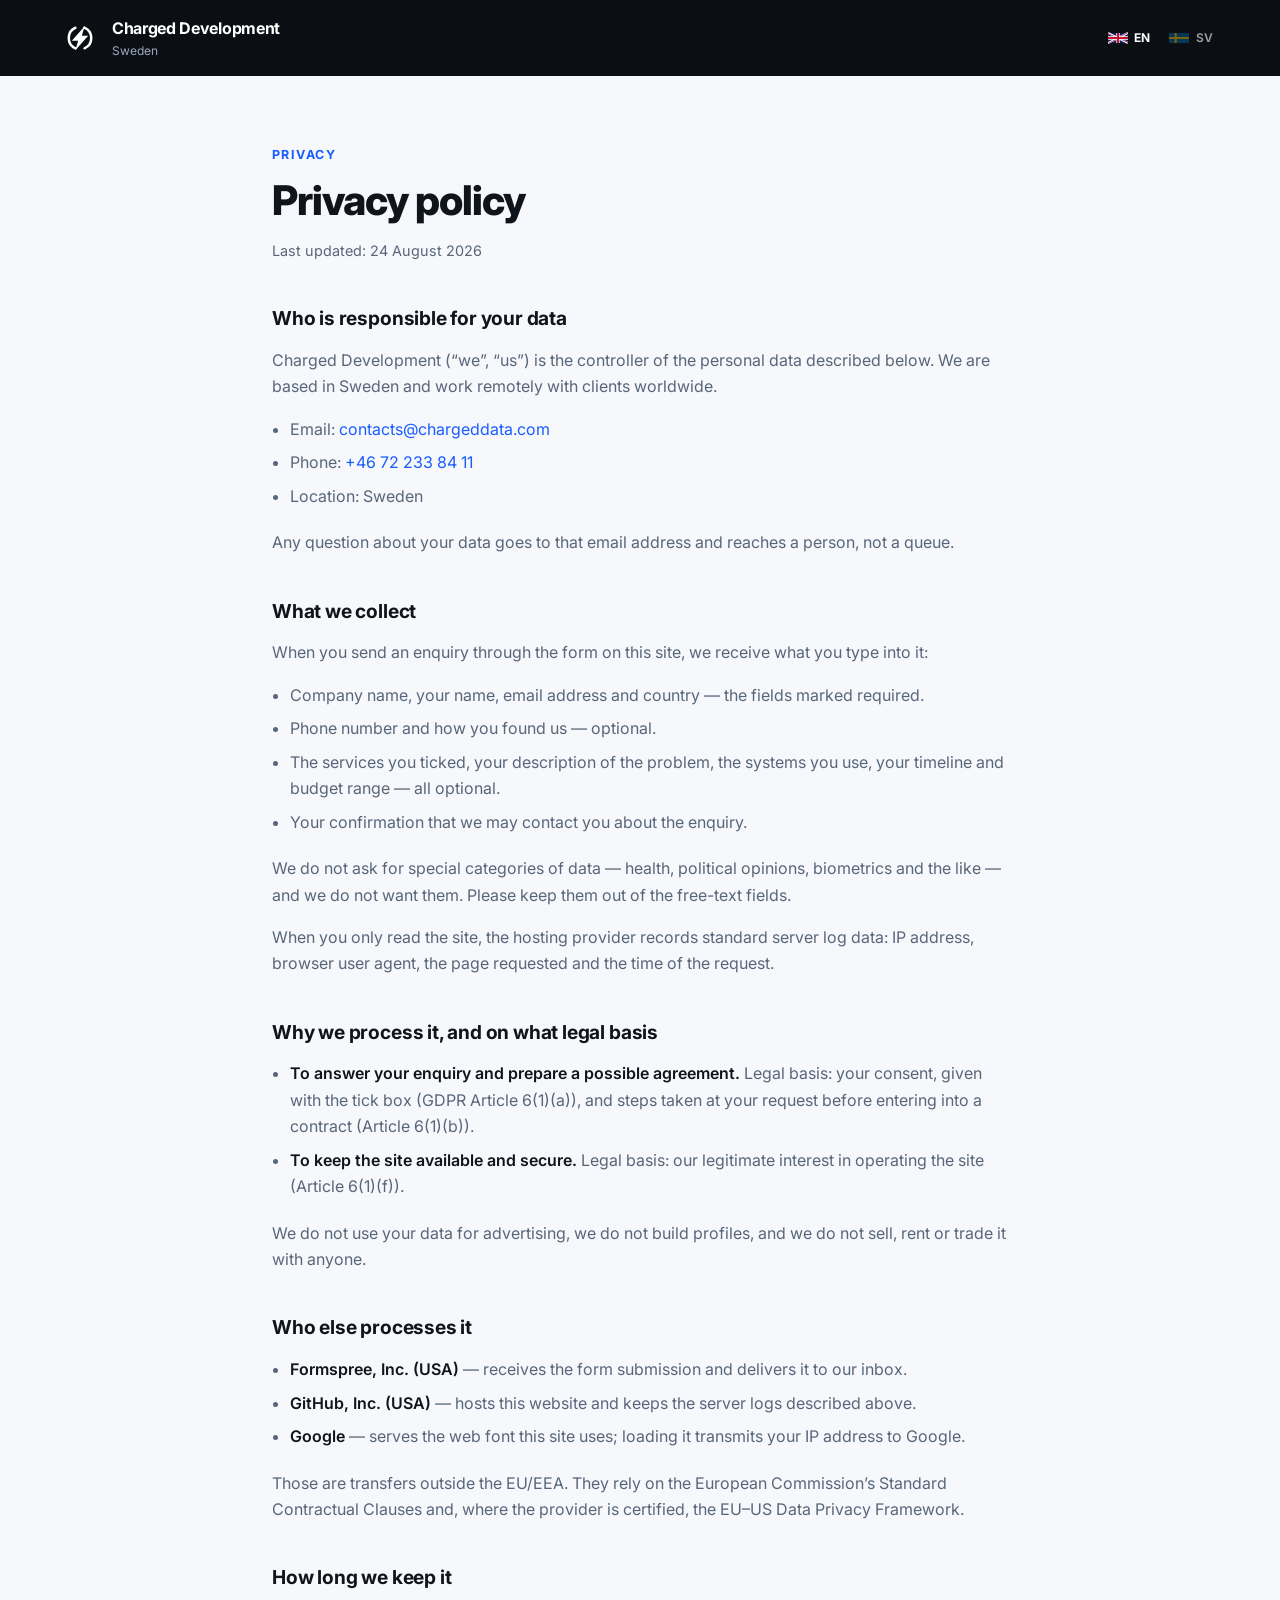
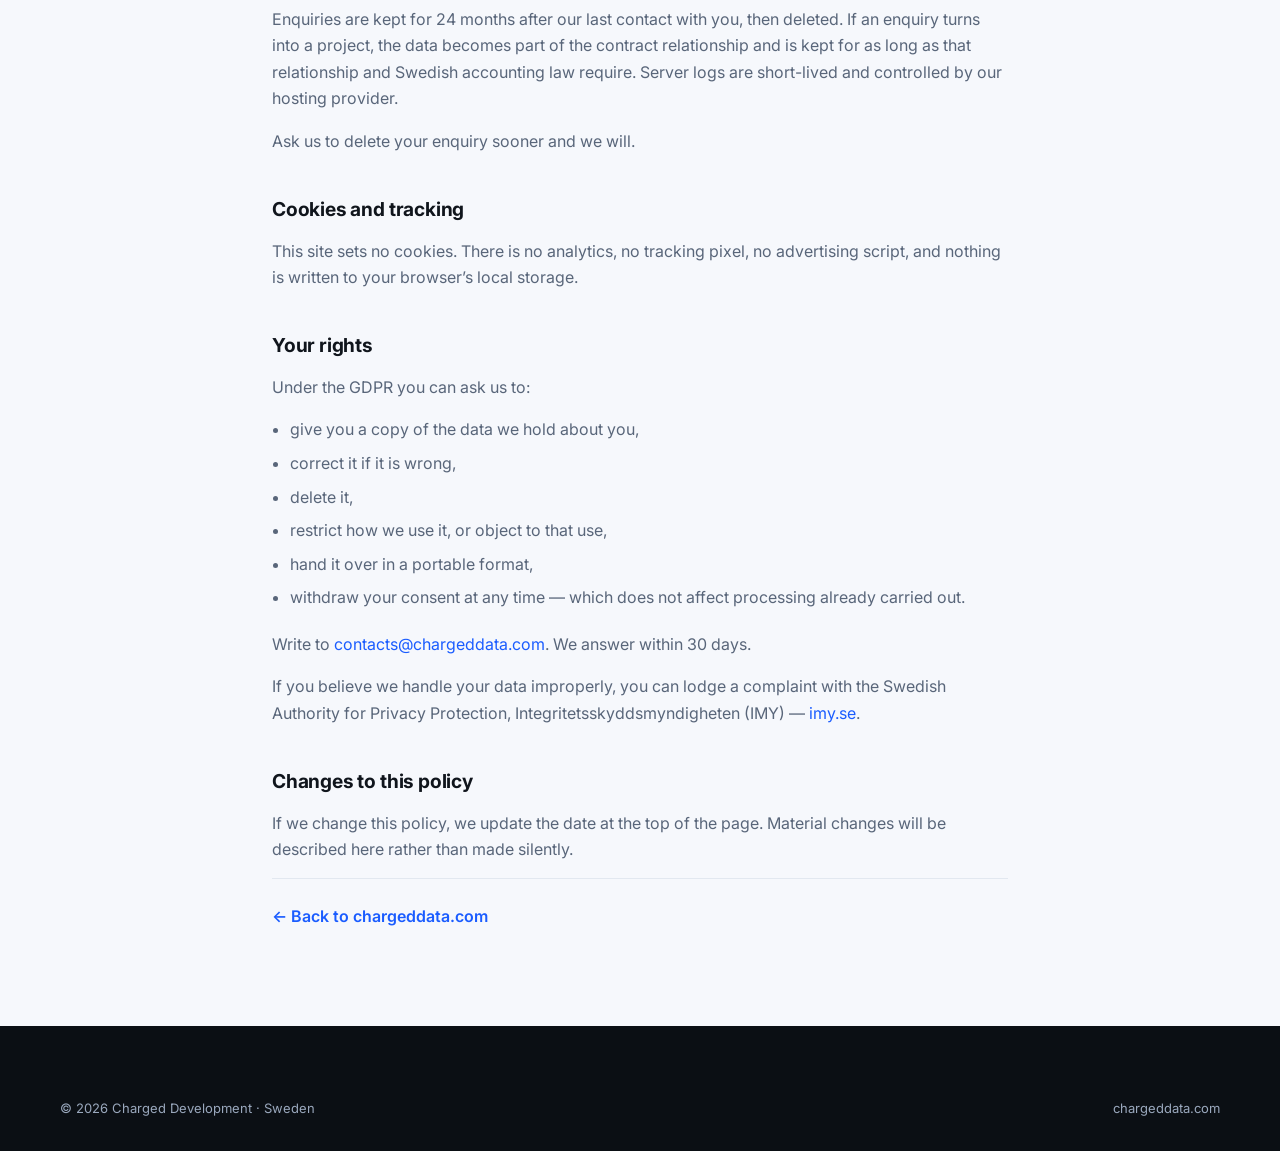
<file: privacy/index.html>
<!DOCTYPE html>
<html lang="en">
<head>
  <meta charset="UTF-8">
  <meta name="viewport" content="width=device-width, initial-scale=1.0">
  <title>Privacy policy — Charged Development</title>
  <meta name="description" content="How Charged Development handles the personal data you send through the enquiry form: what we collect, why, who else processes it, how long we keep it, and your rights under the GDPR.">
  <meta name="robots" content="index, follow">

  <link rel="canonical" href="https://chargeddata.com/privacy/">
  <link rel="alternate" hreflang="en" href="https://chargeddata.com/privacy/">
  <link rel="alternate" hreflang="sv" href="https://chargeddata.com/sv/integritetspolicy/">
  <link rel="alternate" hreflang="x-default" href="https://chargeddata.com/privacy/">

  <meta property="og:type" content="article">
  <meta property="og:url" content="https://chargeddata.com/privacy/">
  <meta property="og:site_name" content="Charged Development">
  <meta property="og:locale" content="en_GB">
  <meta property="og:title" content="Privacy policy — Charged Development">
  <meta property="og:description" content="What we collect through the enquiry form, why, who else processes it, and your rights under the GDPR.">
  <meta property="og:image" content="https://chargeddata.com/assets/og-image.png">

  <meta name="theme-color" content="#0b0f14">

  <link rel="preconnect" href="https://fonts.googleapis.com">
  <link rel="preconnect" href="https://fonts.gstatic.com" crossorigin>
  <link rel="preload" as="style" href="https://fonts.googleapis.com/css2?family=Inter:wght@400;500;600;700;800&display=swap">
  <link rel="stylesheet" href="https://fonts.googleapis.com/css2?family=Inter:wght@400;500;600;700;800&display=swap" media="print" onload="this.media='all'">
  <noscript><link rel="stylesheet" href="https://fonts.googleapis.com/css2?family=Inter:wght@400;500;600;700;800&display=swap"></noscript>

  <link rel="icon" href="/assets/logo.svg" type="image/svg+xml">
  <link rel="icon" href="/assets/charged-development-logo.png" type="image/png" sizes="512x512">
  <link rel="apple-touch-icon" href="/assets/charged-development-logo.png">
  <link rel="stylesheet" href="/css/styles.css">
</head>
<body>
  <a class="skip-link" href="#main">Skip to content</a>

  <header class="site-header">
    <div class="container header-inner">
      <a class="brand" href="/" aria-label="Charged Development home">
        <img class="brand-logo" src="/assets/logo.svg" alt="" width="40" height="40">
        <span class="brand-text">
          <span class="brand-name">Charged Development</span>
          <span class="brand-tagline">Sweden</span>
        </span>
      </a>

      <div class="header-right">
        <div class="lang-switch" role="group" aria-label="Language">
          <a class="lang-btn is-active" href="/privacy/" hreflang="en" lang="en" title="English" aria-current="page">
            <svg class="flag" viewBox="0 0 60 30" aria-hidden="true" focusable="false">
              <clipPath id="uk-diagonals"><path d="M30,15 h30 v15 z v15 h-30 z h-30 v-15 z v-15 h30 z"/></clipPath>
              <rect width="60" height="30" fill="#012169"/>
              <path d="M0,0 L60,30 M60,0 L0,30" stroke="#ffffff" stroke-width="6"/>
              <path d="M0,0 L60,30 M60,0 L0,30" clip-path="url(#uk-diagonals)" stroke="#c8102e" stroke-width="4"/>
              <path d="M30,0 v30 M0,15 h60" stroke="#ffffff" stroke-width="10"/>
              <path d="M30,0 v30 M0,15 h60" stroke="#c8102e" stroke-width="6"/>
            </svg>
            <span class="lang-code">EN</span>
            <span class="visually-hidden">English</span>
          </a>
          <a class="lang-btn" href="/sv/integritetspolicy/" hreflang="sv" lang="sv" title="Svenska">
            <svg class="flag" viewBox="0 0 60 30" aria-hidden="true" focusable="false">
              <rect width="60" height="30" fill="#006aa7"/>
              <rect y="12" width="60" height="6" fill="#fecc00"/>
              <rect x="17" width="6" height="30" fill="#fecc00"/>
            </svg>
            <span class="lang-code">SV</span>
            <span class="visually-hidden">Svenska</span>
          </a>
        </div>
      </div>
    </div>
  </header>

  <main id="main">
    <div class="container legal">
      <span class="section-label">Privacy</span>
      <h1 class="section-title">Privacy policy</h1>
      <p class="legal-meta">Last updated: 24 August 2026</p>

      <h2>Who is responsible for your data</h2>
      <p>
        Charged Development (“we”, “us”) is the controller of the personal data described below.
        We are based in Sweden and work remotely with clients worldwide.
      </p>
      <!--
        TODO: add the registered legal name and the Swedish organisationsnummer here once the
        company registration details are to hand — same in /sv/integritetspolicy/.
      -->
      <ul>
        <li>Email: <a href="mailto:contacts@chargeddata.com">contacts@chargeddata.com</a></li>
        <li>Phone: <a href="tel:+46722338411">+46 72 233 84 11</a></li>
        <li>Location: Sweden</li>
      </ul>
      <p>Any question about your data goes to that email address and reaches a person, not a queue.</p>

      <h2>What we collect</h2>
      <p>When you send an enquiry through the form on this site, we receive what you type into it:</p>
      <ul>
        <li>Company name, your name, email address and country — the fields marked required.</li>
        <li>Phone number and how you found us — optional.</li>
        <li>The services you ticked, your description of the problem, the systems you use, your timeline and budget range — all optional.</li>
        <li>Your confirmation that we may contact you about the enquiry.</li>
      </ul>
      <p>
        We do not ask for special categories of data — health, political opinions, biometrics and the like —
        and we do not want them. Please keep them out of the free-text fields.
      </p>
      <p>
        When you only read the site, the hosting provider records standard server log data: IP address,
        browser user agent, the page requested and the time of the request.
      </p>

      <h2>Why we process it, and on what legal basis</h2>
      <ul>
        <li>
          <strong>To answer your enquiry and prepare a possible agreement.</strong> Legal basis: your consent,
          given with the tick box (GDPR Article 6(1)(a)), and steps taken at your request before entering into
          a contract (Article 6(1)(b)).
        </li>
        <li>
          <strong>To keep the site available and secure.</strong> Legal basis: our legitimate interest in
          operating the site (Article 6(1)(f)).
        </li>
      </ul>
      <p>
        We do not use your data for advertising, we do not build profiles, and we do not sell, rent or trade it
        with anyone.
      </p>

      <h2>Who else processes it</h2>
      <ul>
        <li><strong>Formspree, Inc. (USA)</strong> — receives the form submission and delivers it to our inbox.</li>
        <li><strong>GitHub, Inc. (USA)</strong> — hosts this website and keeps the server logs described above.</li>
        <li><strong>Google</strong> — serves the web font this site uses; loading it transmits your IP address to Google.</li>
      </ul>
      <p>
        Those are transfers outside the EU/EEA. They rely on the European Commission’s Standard Contractual
        Clauses and, where the provider is certified, the EU–US Data Privacy Framework.
      </p>

      <h2>How long we keep it</h2>
      <p>
        Enquiries are kept for 24 months after our last contact with you, then deleted. If an enquiry turns
        into a project, the data becomes part of the contract relationship and is kept for as long as that
        relationship and Swedish accounting law require. Server logs are short-lived and controlled by our
        hosting provider.
      </p>
      <p>Ask us to delete your enquiry sooner and we will.</p>

      <h2>Cookies and tracking</h2>
      <p>
        This site sets no cookies. There is no analytics, no tracking pixel, no advertising script, and nothing
        is written to your browser’s local storage.
      </p>

      <h2>Your rights</h2>
      <p>Under the GDPR you can ask us to:</p>
      <ul>
        <li>give you a copy of the data we hold about you,</li>
        <li>correct it if it is wrong,</li>
        <li>delete it,</li>
        <li>restrict how we use it, or object to that use,</li>
        <li>hand it over in a portable format,</li>
        <li>withdraw your consent at any time — which does not affect processing already carried out.</li>
      </ul>
      <p>
        Write to <a href="mailto:contacts@chargeddata.com">contacts@chargeddata.com</a>. We answer within
        30 days.
      </p>
      <p>
        If you believe we handle your data improperly, you can lodge a complaint with the Swedish Authority for
        Privacy Protection, Integritetsskyddsmyndigheten (IMY) —
        <a href="https://www.imy.se/" rel="noopener">imy.se</a>.
      </p>

      <h2>Changes to this policy</h2>
      <p>
        If we change this policy, we update the date at the top of the page. Material changes will be described
        here rather than made silently.
      </p>

      <p class="legal-back"><a href="/">← Back to chargeddata.com</a></p>
    </div>
  </main>

  <footer class="site-footer">
    <div class="container footer-bottom">
      <p>© 2026 Charged Development · Sweden</p>
      <p><a href="/">chargeddata.com</a></p>
    </div>
  </footer>
</body>
</html>
</file>
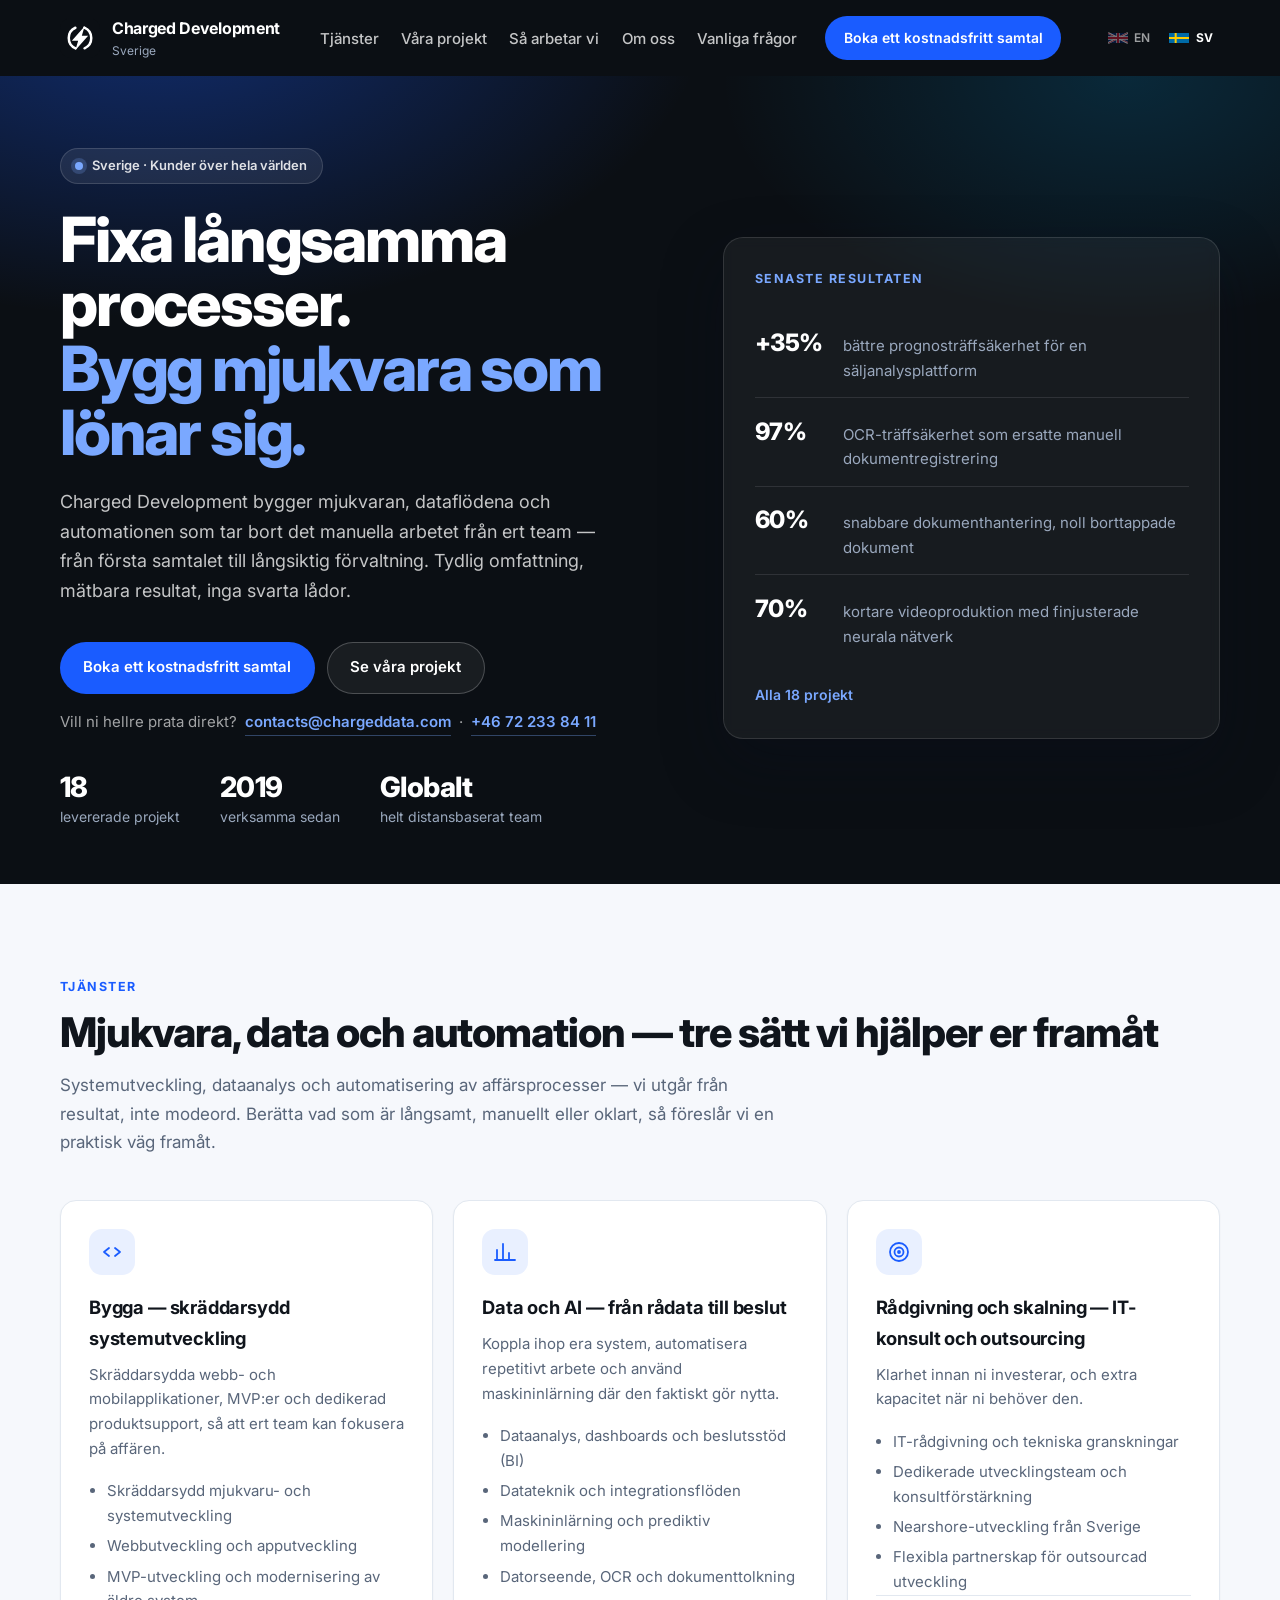
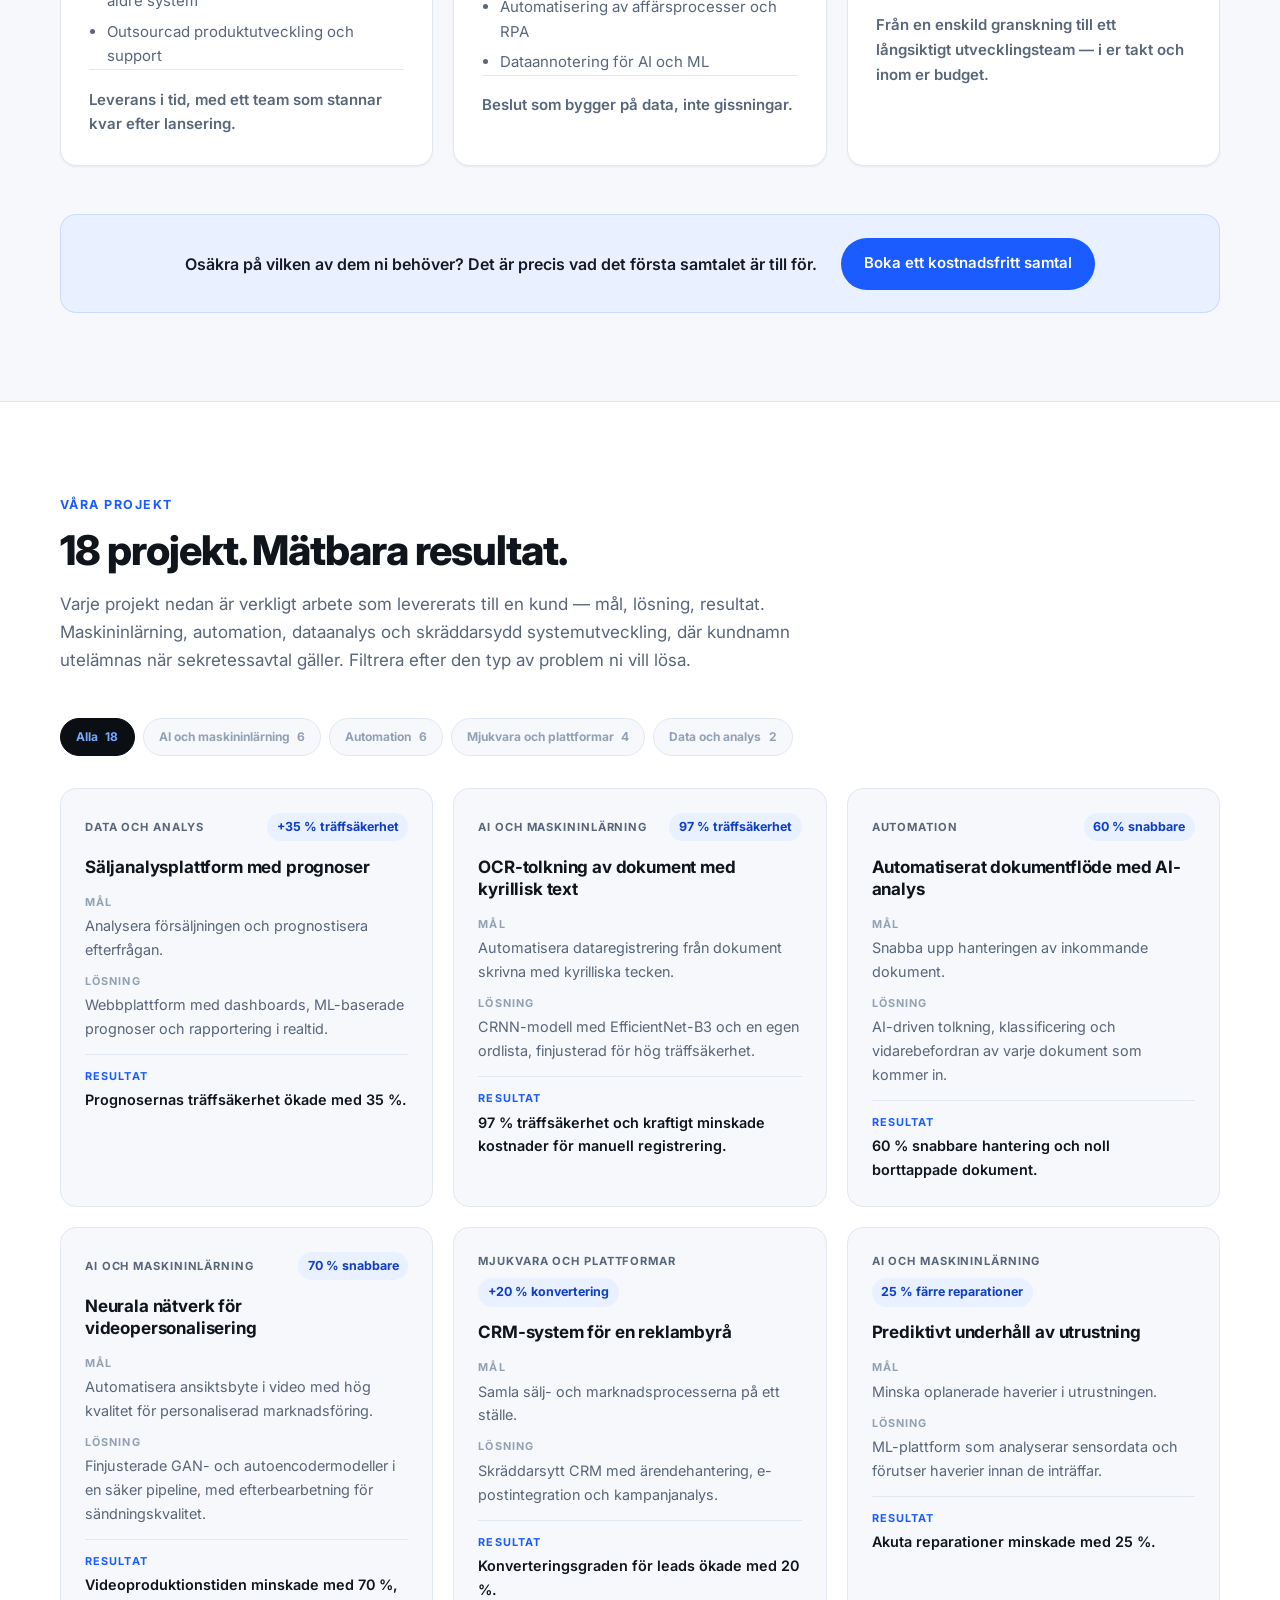
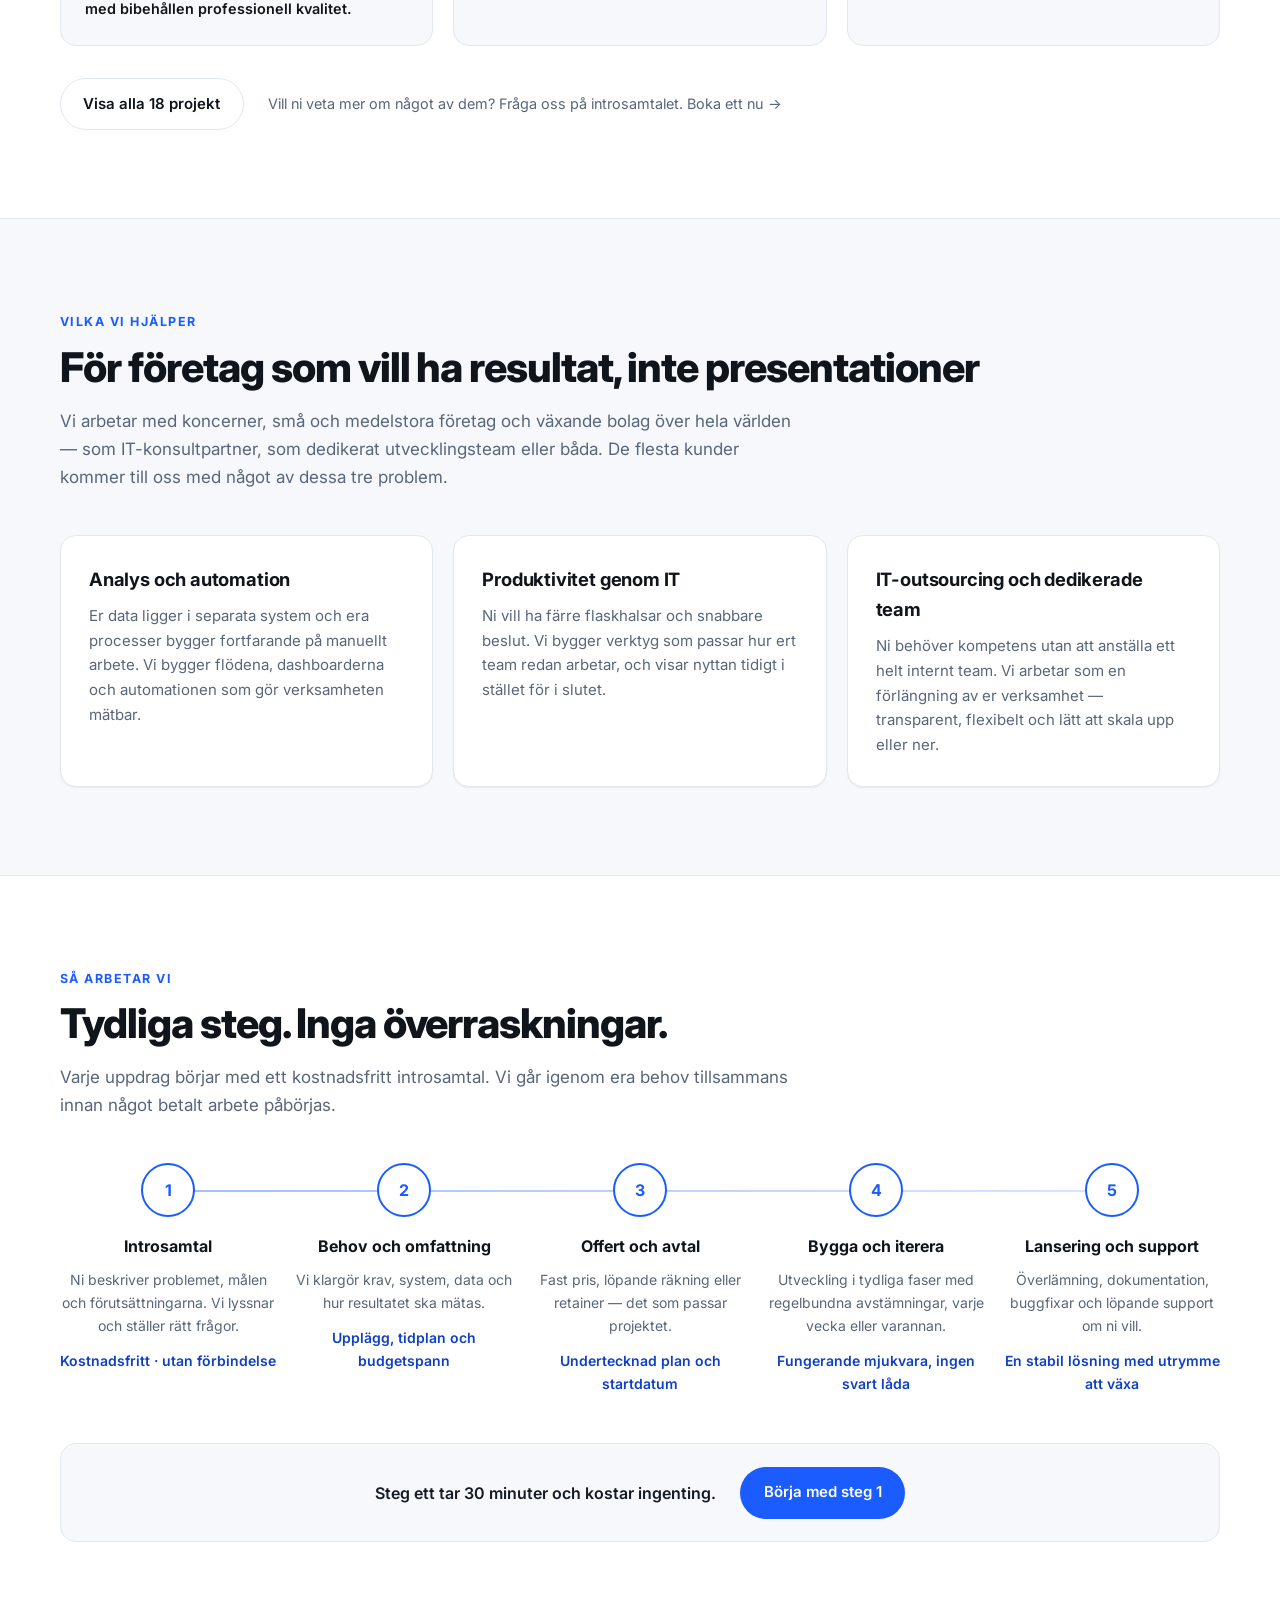
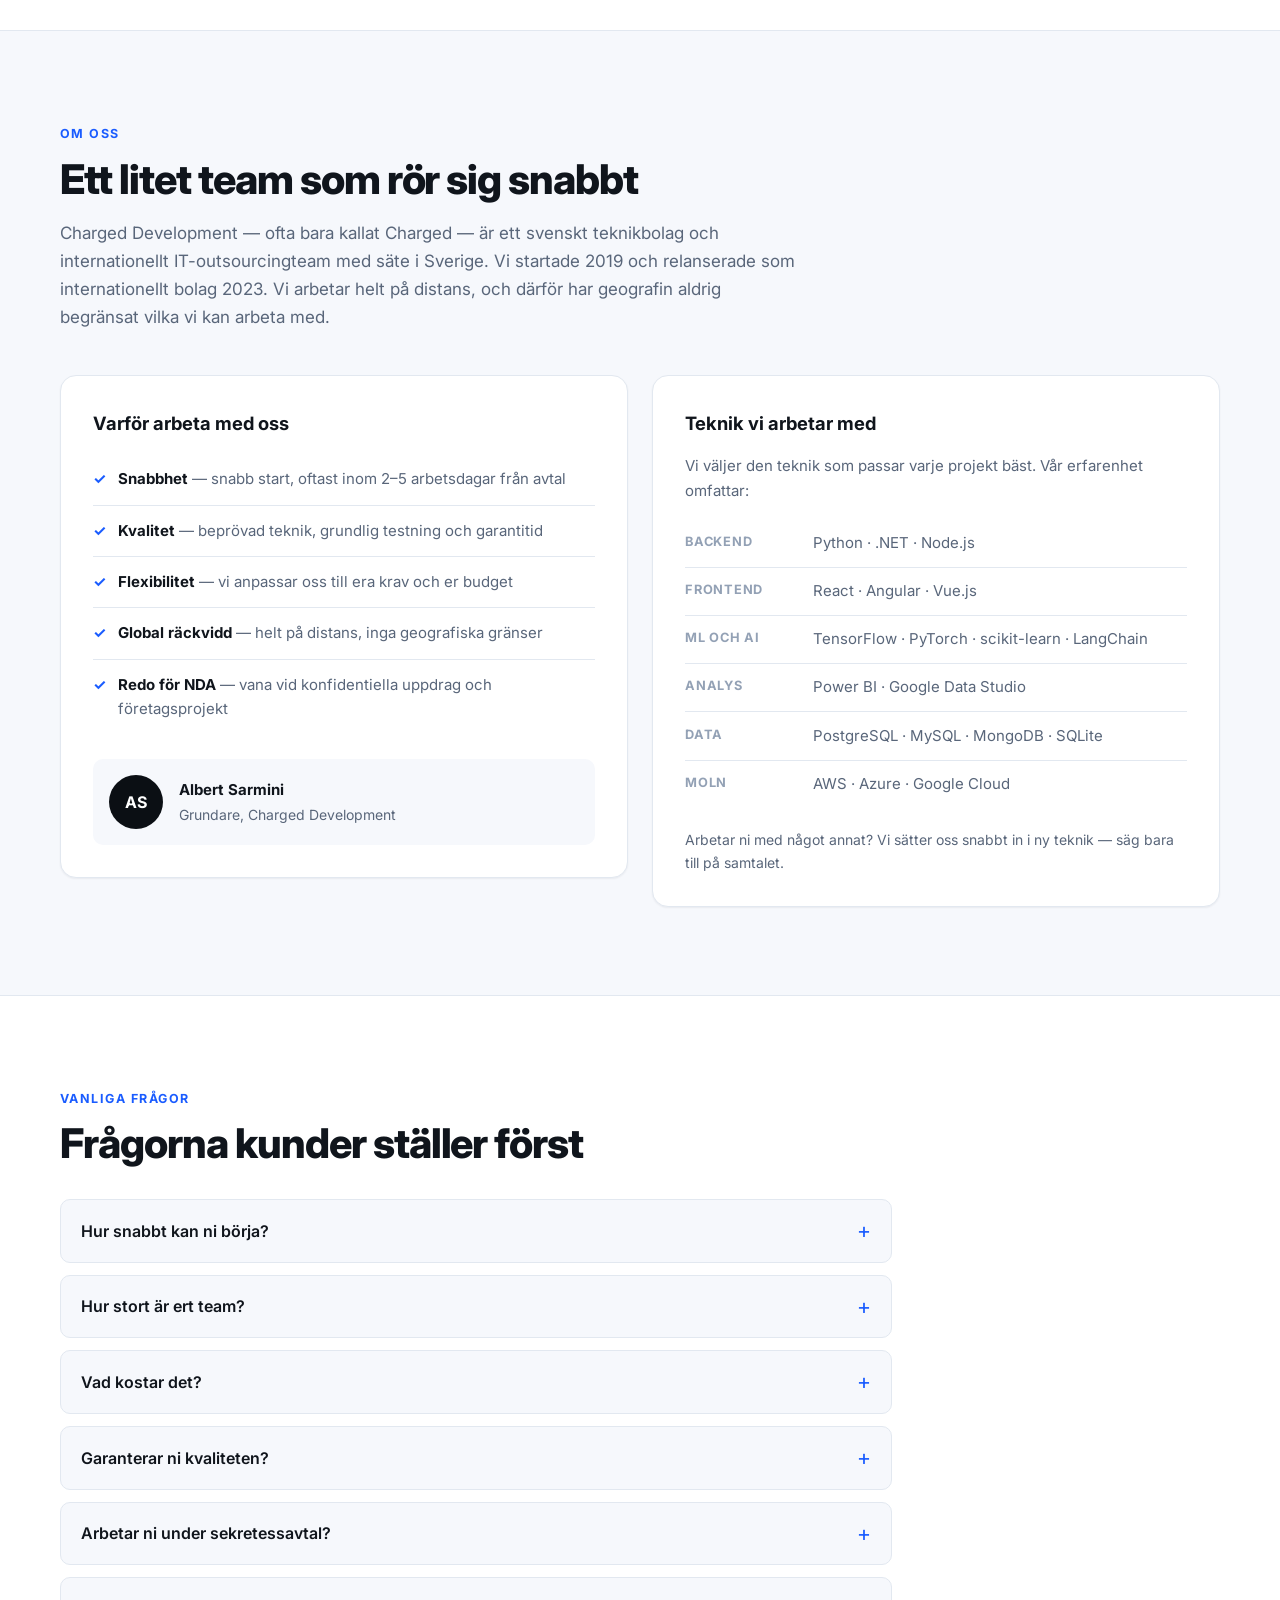
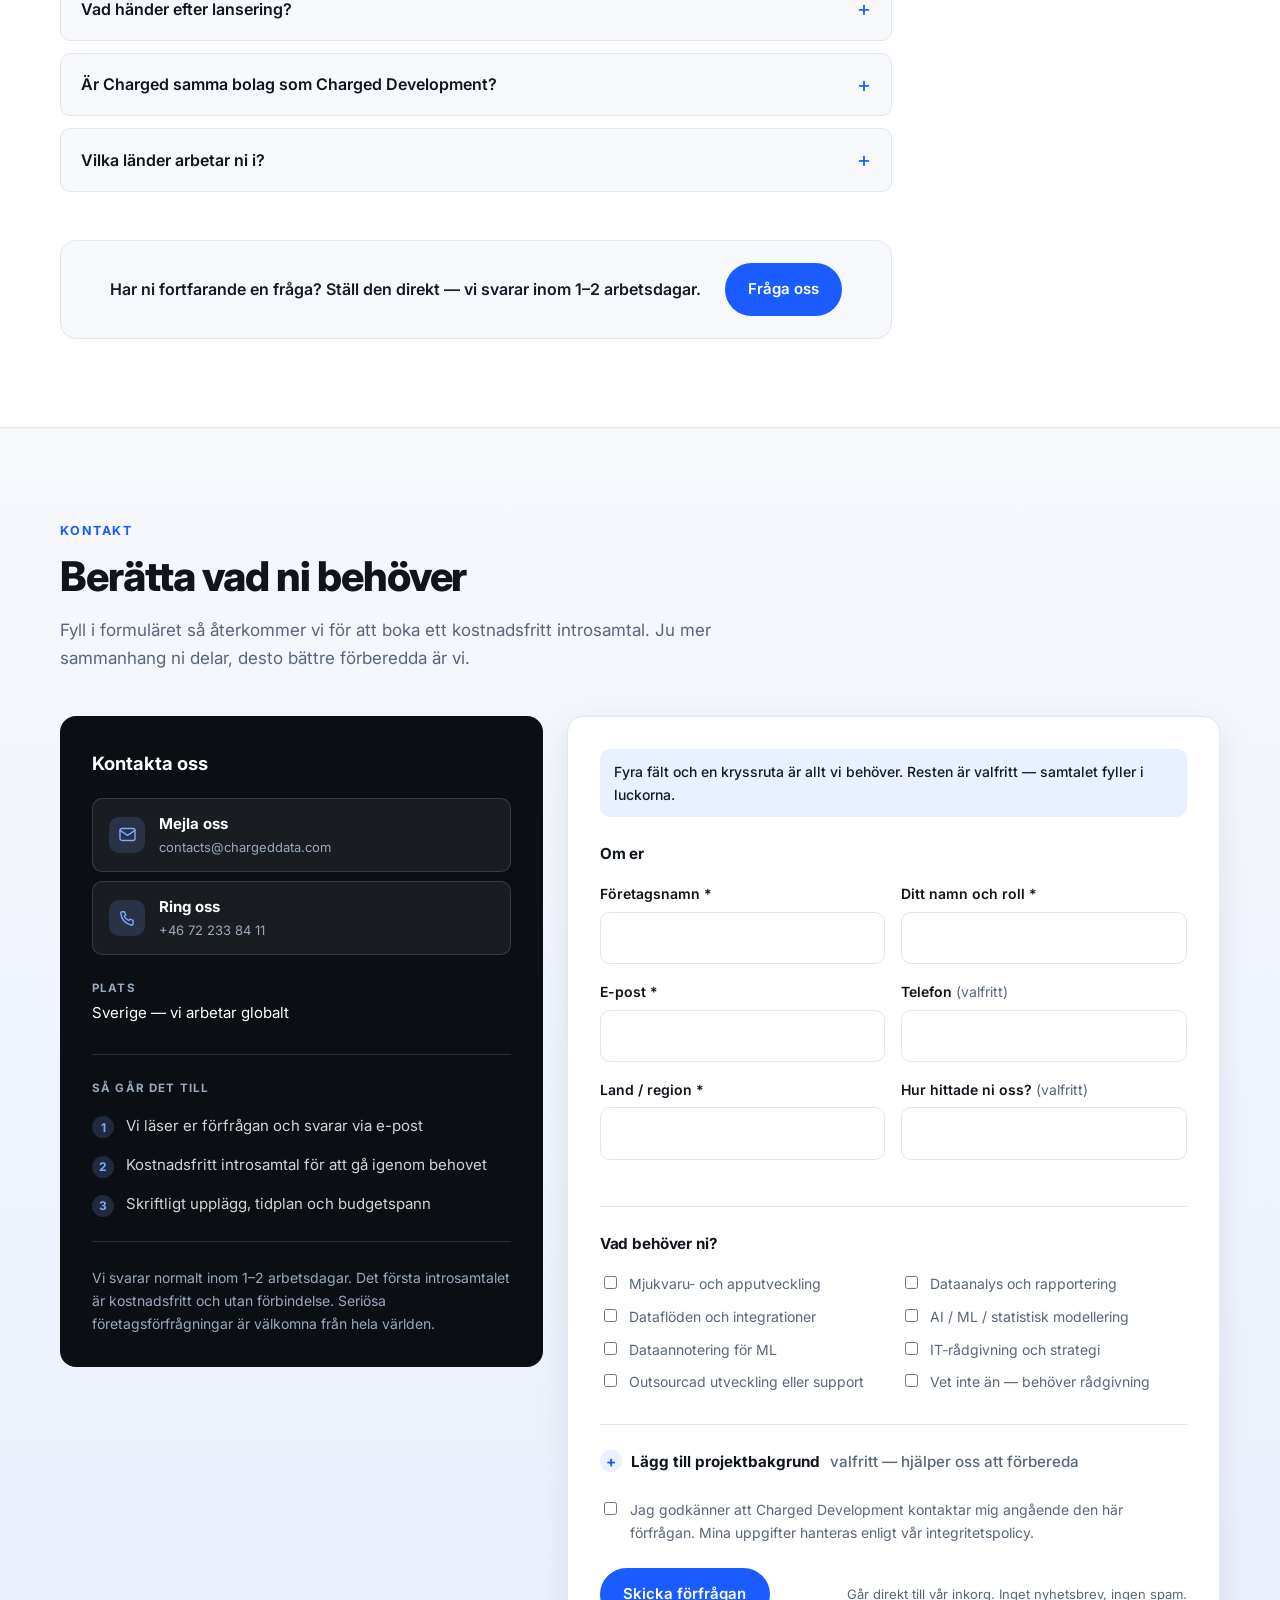
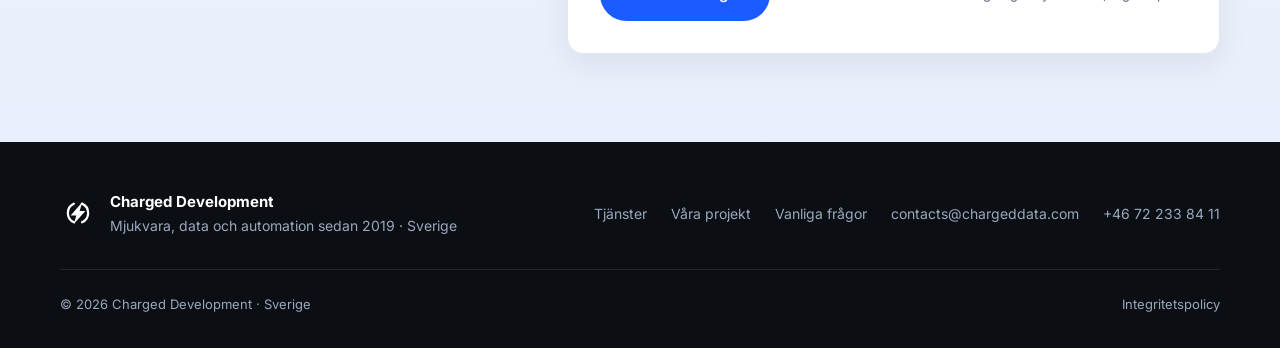
<file: sv/index.html>
<!DOCTYPE html>
<html lang="sv">
<head>
  <meta charset="UTF-8">
  <meta name="viewport" content="width=device-width, initial-scale=1.0">
  <title data-i18n="meta.title">Charged Development — mjukvara, data och automation | Sverige</title>
  <meta name="description" data-i18n-content="meta.description" content="Charged Development — ett Stockholmsbaserat teknikbolag som bygger mjukvara, dataflöden och automation som tar bort manuellt arbete. 18 projekt sedan 2019.">
  <meta name="robots" content="index, follow, max-snippet:-1, max-image-preview:large, max-video-preview:-1">
  <meta name="author" content="Charged Development">
  <meta name="application-name" content="Charged Development">
  <meta name="theme-color" content="#0b0f14">
  <meta name="geo.region" content="SE-AB">
  <meta name="geo.placename" content="Stockholm">

  <link rel="canonical" href="https://chargeddata.com/sv/">
  <link rel="alternate" hreflang="en" href="https://chargeddata.com/">
  <link rel="alternate" hreflang="sv" href="https://chargeddata.com/sv/">
  <link rel="alternate" hreflang="x-default" href="https://chargeddata.com/">

  <meta property="og:type" content="website">
  <meta property="og:url" content="https://chargeddata.com/sv/">
  <meta property="og:site_name" content="Charged Development">
  <meta property="og:locale" content="sv_SE">
  <meta property="og:locale:alternate" content="en_GB">
  <meta property="og:title" data-i18n-content="meta.title" content="Charged Development — mjukvara, data och automation | Sverige">
  <meta property="og:description" data-i18n-content="meta.ogDescription" content="Vi bygger mjukvara, dataflöden och automation som tar bort manuellt arbete. Baserade i Stockholm, med kunder över hela världen.">
  <meta property="og:image" content="https://chargeddata.com/assets/og-image.png">
  <meta property="og:image:width" content="1200">
  <meta property="og:image:height" content="630">
  <meta property="og:image:type" content="image/png">
  <meta property="og:image:alt" content="Charged Development — teknikbolag inom mjukvara, data och automation i Stockholm, Sverige">

  <meta name="twitter:card" content="summary_large_image">
  <meta name="twitter:title" data-i18n-content="meta.title" content="Charged Development — mjukvara, data och automation | Sverige">
  <meta name="twitter:description" data-i18n-content="meta.ogDescription" content="Vi bygger mjukvara, dataflöden och automation som tar bort manuellt arbete. Baserade i Stockholm, med kunder över hela världen.">
  <meta name="twitter:image" content="https://chargeddata.com/assets/og-image.png">
  <meta name="twitter:image:alt" content="Charged Development logotyp">

  <link rel="preconnect" href="https://fonts.googleapis.com">
  <link rel="preconnect" href="https://fonts.gstatic.com" crossorigin>
  <link rel="preload" as="style" href="https://fonts.googleapis.com/css2?family=Inter:wght@400;500;600;700;800&display=swap">
  <link rel="stylesheet" href="https://fonts.googleapis.com/css2?family=Inter:wght@400;500;600;700;800&display=swap" media="print" onload="this.media='all'">
  <noscript><link rel="stylesheet" href="https://fonts.googleapis.com/css2?family=Inter:wght@400;500;600;700;800&display=swap"></noscript>

  <link rel="icon" href="/assets/logo.svg" type="image/svg+xml">
  <link rel="icon" href="/assets/charged-development-logo.png" type="image/png" sizes="512x512">
  <link rel="apple-touch-icon" href="/assets/charged-development-logo.png">
  <link rel="stylesheet" href="/css/styles.css">
</head>
<body>
  <a class="skip-link" href="#main" data-i18n="a11y.skip">Hoppa till innehållet</a>

  <header class="site-header" id="header">
    <div class="container header-inner">
      <a class="brand" href="#top" data-i18n-aria-label="a11y.brandHome" aria-label="Charged Development startsida">
        <img class="brand-logo" src="/assets/logo.svg" alt="" width="40" height="40">
        <span class="brand-text">
          <span class="brand-name">Charged Development</span>
          <span class="brand-tagline" data-i18n="brand.tagline">Sverige</span>
        </span>
      </a>

      <nav class="site-nav" id="site-nav" data-i18n-aria-label="a11y.mainNav" aria-label="Huvudmeny">
        <ul class="nav-links">
          <li><a href="#services" data-i18n="nav.services">Tjänster</a></li>
          <li><a href="#work" data-i18n="nav.work">Våra projekt</a></li>
          <li><a href="#process" data-i18n="nav.process">Så arbetar vi</a></li>
          <li><a href="#about" data-i18n="nav.about">Om oss</a></li>
          <li><a href="#faq" data-i18n="nav.faq">Vanliga frågor</a></li>
        </ul>
        <div class="header-actions">
          <a class="btn btn-primary btn-sm" href="#contact" data-i18n="cta.book">Boka ett kostnadsfritt samtal</a>
        </div>
      </nav>

      <div class="header-right">
        <div class="lang-switch" role="group" data-i18n-aria-label="a11y.language" aria-label="Språk">
          <a class="lang-btn" href="/" hreflang="en" lang="en" title="English">
            <svg class="flag" viewBox="0 0 60 30" aria-hidden="true" focusable="false">
              <clipPath id="uk-diagonals"><path d="M30,15 h30 v15 z v15 h-30 z h-30 v-15 z v-15 h30 z"/></clipPath>
              <rect width="60" height="30" fill="#012169"/>
              <path d="M0,0 L60,30 M60,0 L0,30" stroke="#ffffff" stroke-width="6"/>
              <path d="M0,0 L60,30 M60,0 L0,30" clip-path="url(#uk-diagonals)" stroke="#c8102e" stroke-width="4"/>
              <path d="M30,0 v30 M0,15 h60" stroke="#ffffff" stroke-width="10"/>
              <path d="M30,0 v30 M0,15 h60" stroke="#c8102e" stroke-width="6"/>
            </svg>
            <span class="lang-code">EN</span>
            <span class="visually-hidden">English</span>
          </a>
          <a class="lang-btn is-active" href="/sv/" hreflang="sv" lang="sv" title="Svenska" aria-current="page">
            <svg class="flag" viewBox="0 0 60 30" aria-hidden="true" focusable="false">
              <rect width="60" height="30" fill="#006aa7"/>
              <rect y="12" width="60" height="6" fill="#fecc00"/>
              <rect x="17" width="6" height="30" fill="#fecc00"/>
            </svg>
            <span class="lang-code">SV</span>
            <span class="visually-hidden">Svenska</span>
          </a>
        </div>

        <button class="nav-toggle" id="nav-toggle" type="button" aria-expanded="false" aria-controls="site-nav" data-i18n-aria-label="a11y.openMenu" aria-label="Öppna menyn">
          <span></span><span></span><span></span>
        </button>
      </div>
    </div>
  </header>

  <main id="main">
    <section class="hero" id="top">
      <div class="container hero-grid">
        <div class="hero-copy">
          <p class="hero-badge">
            <span class="hero-badge-dot" aria-hidden="true"></span>
            <span data-i18n="hero.badge">Sverige · Kunder över hela världen</span>
          </p>
          <h1 class="hero-title" data-i18n="hero.title">Fixa långsamma processer.<br><em>Bygg mjukvara som lönar sig.</em></h1>
          <p class="hero-lead" data-i18n="hero.lead">Charged Development bygger mjukvaran, dataflödena och automationen som tar bort det manuella arbetet från ert team — från första samtalet till långsiktig förvaltning. Tydlig omfattning, mätbara resultat, inga svarta lådor.</p>
          <div class="hero-actions">
            <a class="btn btn-primary" href="#contact" data-i18n="cta.book">Boka ett kostnadsfritt samtal</a>
            <a class="btn btn-ghost" href="#work" data-i18n="cta.seeWork">Se våra projekt</a>
          </div>
          <p class="hero-direct">
            <span data-i18n="hero.directLabel">Vill ni hellre prata direkt?</span>
            <a href="mailto:contacts@chargeddata.com?subject=Project%20enquiry">contacts@chargeddata.com</a>
            <span class="hero-direct-sep" aria-hidden="true">·</span>
            <a href="tel:+46722338411">+46 72 233 84 11</a>
          </p>
          <dl class="hero-facts">
            <div><dt>18</dt><dd data-i18n="hero.fact1">levererade projekt</dd></div>
            <div><dt>2019</dt><dd data-i18n="hero.fact2">verksamma sedan</dd></div>
            <div><dt data-i18n="hero.fact3Term">Globalt</dt><dd data-i18n="hero.fact3">helt distansbaserat team</dd></div>
          </dl>
        </div>

        <aside class="hero-panel" data-i18n-aria-label="hero.panelTitle" aria-label="Senaste resultaten">
          <h2 class="hero-panel-title" data-i18n="hero.panelTitle">Senaste resultaten</h2>
          <ul class="hero-results">
            <li><strong>+35%</strong><span data-i18n="hero.result1">bättre prognosträffsäkerhet för en säljanalysplattform</span></li>
            <li><strong>97%</strong><span data-i18n="hero.result2">OCR-träffsäkerhet som ersatte manuell dokumentregistrering</span></li>
            <li><strong>60%</strong><span data-i18n="hero.result3">snabbare dokumenthantering, noll borttappade dokument</span></li>
            <li><strong>70%</strong><span data-i18n="hero.result4">kortare videoproduktion med finjusterade neurala nätverk</span></li>
          </ul>
          <a class="hero-panel-link" href="#work" data-i18n="hero.allProjects">Alla 18 projekt</a>
        </aside>
      </div>
    </section>

    <section class="section" id="services">
      <div class="container">
        <span class="section-label" data-i18n="services.label">Tjänster</span>
        <h2 class="section-title" data-i18n="services.title">Mjukvara, data och automation — tre sätt vi hjälper er framåt</h2>
        <p class="section-intro" data-i18n="services.intro">Systemutveckling, dataanalys och automatisering av affärsprocesser — vi utgår från resultat, inte modeord. Berätta vad som är långsamt, manuellt eller oklart, så föreslår vi en praktisk väg framåt.</p>

        <div class="card-grid card-grid-3">
          <article class="card">
            <div class="card-icon" aria-hidden="true"><svg viewBox="0 0 24 24" fill="none" stroke="currentColor" stroke-width="1.8" stroke-linecap="round" stroke-linejoin="round"><path d="m9 8-5 4 5 4"/><path d="m15 8 5 4-5 4"/></svg></div>
            <h3 data-i18n="services.build.title">Bygga — skräddarsydd systemutveckling</h3>
            <p data-i18n="services.build.body">Skräddarsydda webb- och mobilapplikationer, MVP:er och dedikerad produktsupport, så att ert team kan fokusera på affären.</p>
            <ul>
              <li data-i18n="services.build.item1">Skräddarsydd mjukvaru- och systemutveckling</li>
              <li data-i18n="services.build.item2">Webbutveckling och apputveckling</li>
              <li data-i18n="services.build.item3">MVP-utveckling och modernisering av äldre system</li>
              <li data-i18n="services.build.item4">Outsourcad produktutveckling och support</li>
            </ul>
            <p class="card-outcome" data-i18n="services.build.outcome">Leverans i tid, med ett team som stannar kvar efter lansering.</p>
          </article>

          <article class="card">
            <div class="card-icon" aria-hidden="true"><svg viewBox="0 0 24 24" fill="none" stroke="currentColor" stroke-width="1.8" stroke-linecap="round" stroke-linejoin="round"><path d="M4 20V10"/><path d="M10 20V4"/><path d="M16 20v-7"/><path d="M22 20H2"/></svg></div>
            <h3 data-i18n="services.data.title">Data och AI — från rådata till beslut</h3>
            <p data-i18n="services.data.body">Koppla ihop era system, automatisera repetitivt arbete och använd maskininlärning där den faktiskt gör nytta.</p>
            <ul>
              <li data-i18n="services.data.item1">Dataanalys, dashboards och beslutsstöd (BI)</li>
              <li data-i18n="services.data.item2">Datateknik och integrationsflöden</li>
              <li data-i18n="services.data.item3">Maskininlärning och prediktiv modellering</li>
              <li data-i18n="services.data.item4">Datorseende, OCR och dokumenttolkning</li>
              <li data-i18n="services.data.item5">Automatisering av affärsprocesser och RPA</li>
              <li data-i18n="services.data.item6">Dataannotering för AI och ML</li>
            </ul>
            <p class="card-outcome" data-i18n="services.data.outcome">Beslut som bygger på data, inte gissningar.</p>
          </article>

          <article class="card">
            <div class="card-icon" aria-hidden="true"><svg viewBox="0 0 24 24" fill="none" stroke="currentColor" stroke-width="1.8" stroke-linecap="round" stroke-linejoin="round"><circle cx="12" cy="12" r="9"/><circle cx="12" cy="12" r="4.5"/><circle cx="12" cy="12" r="1"/></svg></div>
            <h3 data-i18n="services.advise.title">Rådgivning och skalning — IT-konsult och outsourcing</h3>
            <p data-i18n="services.advise.body">Klarhet innan ni investerar, och extra kapacitet när ni behöver den.</p>
            <ul>
              <li data-i18n="services.advise.item1">IT-rådgivning och tekniska granskningar</li>
              <li data-i18n="services.advise.item2">Dedikerade utvecklingsteam och konsultförstärkning</li>
              <li data-i18n="services.advise.item3">Nearshore-utveckling från Sverige</li>
              <li data-i18n="services.advise.item4">Flexibla partnerskap för outsourcad utveckling</li>
            </ul>
            <p class="card-outcome" data-i18n="services.advise.outcome">Från en enskild granskning till ett långsiktigt utvecklingsteam — i er takt och inom er budget.</p>
          </article>
        </div>

        <div class="section-cta">
          <p data-i18n="services.ctaText">Osäkra på vilken av dem ni behöver? Det är precis vad det första samtalet är till för.</p>
          <a class="btn btn-primary" href="#contact" data-i18n="cta.book">Boka ett kostnadsfritt samtal</a>
        </div>
      </div>
    </section>

    <section class="section section-alt" id="work">
      <div class="container">
        <span class="section-label" data-i18n="work.label">Våra projekt</span>
        <h2 class="section-title" data-i18n="work.title">18 projekt. Mätbara resultat.</h2>
        <p class="section-intro" data-i18n="work.intro">Varje projekt nedan är verkligt arbete som levererats till en kund — mål, lösning, resultat. Maskininlärning, automation, dataanalys och skräddarsydd systemutveckling, där kundnamn utelämnas när sekretessavtal gäller. Filtrera efter den typ av problem ni vill lösa.</p>

        <div class="work-filters" role="group" data-i18n-aria-label="a11y.filterGroup" aria-label="Filtrera projekt efter kategori">
          <button type="button" class="filter-btn is-active" data-filter="all" aria-pressed="true"><span data-i18n="work.filterAll">Alla</span> <span>18</span></button>
          <button type="button" class="filter-btn" data-filter="ai" aria-pressed="false"><span data-i18n="tag.ai">AI och maskininlärning</span> <span>6</span></button>
          <button type="button" class="filter-btn" data-filter="automation" aria-pressed="false"><span data-i18n="tag.automation">Automation</span> <span>6</span></button>
          <button type="button" class="filter-btn" data-filter="software" aria-pressed="false"><span data-i18n="tag.software">Mjukvara och plattformar</span> <span>4</span></button>
          <button type="button" class="filter-btn" data-filter="data" aria-pressed="false"><span data-i18n="tag.data">Data och analys</span> <span>2</span></button>
        </div>

        <div class="work-grid" id="work-grid">
          <article class="work-card" data-category="data" data-featured="true">
            <div class="work-card-head">
              <span class="work-tag" data-i18n="tag.data">Data och analys</span>
              <span class="work-metric" data-i18n="case.sales.metric">+35 % träffsäkerhet</span>
            </div>
            <h3 data-i18n="case.sales.title">Säljanalysplattform med prognoser</h3>
            <dl class="work-detail">
              <div><dt data-i18n="work.goal">Mål</dt><dd data-i18n="case.sales.goal">Analysera försäljningen och prognostisera efterfrågan.</dd></div>
              <div><dt data-i18n="work.solution">Lösning</dt><dd data-i18n="case.sales.solution">Webbplattform med dashboards, ML-baserade prognoser och rapportering i realtid.</dd></div>
              <div><dt data-i18n="work.result">Resultat</dt><dd data-i18n="case.sales.result">Prognosernas träffsäkerhet ökade med 35 %.</dd></div>
            </dl>
          </article>

          <article class="work-card" data-category="ai" data-featured="true">
            <div class="work-card-head">
              <span class="work-tag" data-i18n="tag.ai">AI och maskininlärning</span>
              <span class="work-metric" data-i18n="case.ocr.metric">97 % träffsäkerhet</span>
            </div>
            <h3 data-i18n="case.ocr.title">OCR-tolkning av dokument med kyrillisk text</h3>
            <dl class="work-detail">
              <div><dt data-i18n="work.goal">Mål</dt><dd data-i18n="case.ocr.goal">Automatisera dataregistrering från dokument skrivna med kyrilliska tecken.</dd></div>
              <div><dt data-i18n="work.solution">Lösning</dt><dd data-i18n="case.ocr.solution">CRNN-modell med EfficientNet-B3 och en egen ordlista, finjusterad för hög träffsäkerhet.</dd></div>
              <div><dt data-i18n="work.result">Resultat</dt><dd data-i18n="case.ocr.result">97 % träffsäkerhet och kraftigt minskade kostnader för manuell registrering.</dd></div>
            </dl>
          </article>

          <article class="work-card" data-category="automation" data-featured="true">
            <div class="work-card-head">
              <span class="work-tag" data-i18n="tag.automation">Automation</span>
              <span class="work-metric" data-i18n="case.docflow.metric">60 % snabbare</span>
            </div>
            <h3 data-i18n="case.docflow.title">Automatiserat dokumentflöde med AI-analys</h3>
            <dl class="work-detail">
              <div><dt data-i18n="work.goal">Mål</dt><dd data-i18n="case.docflow.goal">Snabba upp hanteringen av inkommande dokument.</dd></div>
              <div><dt data-i18n="work.solution">Lösning</dt><dd data-i18n="case.docflow.solution">AI-driven tolkning, klassificering och vidarebefordran av varje dokument som kommer in.</dd></div>
              <div><dt data-i18n="work.result">Resultat</dt><dd data-i18n="case.docflow.result">60 % snabbare hantering och noll borttappade dokument.</dd></div>
            </dl>
          </article>

          <article class="work-card" data-category="ai" data-featured="true">
            <div class="work-card-head">
              <span class="work-tag" data-i18n="tag.ai">AI och maskininlärning</span>
              <span class="work-metric" data-i18n="case.video.metric">70 % snabbare</span>
            </div>
            <h3 data-i18n="case.video.title">Neurala nätverk för videopersonalisering</h3>
            <dl class="work-detail">
              <div><dt data-i18n="work.goal">Mål</dt><dd data-i18n="case.video.goal">Automatisera ansiktsbyte i video med hög kvalitet för personaliserad marknadsföring.</dd></div>
              <div><dt data-i18n="work.solution">Lösning</dt><dd data-i18n="case.video.solution">Finjusterade GAN- och autoencodermodeller i en säker pipeline, med efterbearbetning för sändningskvalitet.</dd></div>
              <div><dt data-i18n="work.result">Resultat</dt><dd data-i18n="case.video.result">Videoproduktionstiden minskade med 70 %, med bibehållen professionell kvalitet.</dd></div>
            </dl>
          </article>

          <article class="work-card" data-category="software" data-featured="true">
            <div class="work-card-head">
              <span class="work-tag" data-i18n="tag.software">Mjukvara och plattformar</span>
              <span class="work-metric" data-i18n="case.crm.metric">+20 % konvertering</span>
            </div>
            <h3 data-i18n="case.crm.title">CRM-system för en reklambyrå</h3>
            <dl class="work-detail">
              <div><dt data-i18n="work.goal">Mål</dt><dd data-i18n="case.crm.goal">Samla sälj- och marknadsprocesserna på ett ställe.</dd></div>
              <div><dt data-i18n="work.solution">Lösning</dt><dd data-i18n="case.crm.solution">Skräddarsytt CRM med ärendehantering, e-postintegration och kampanjanalys.</dd></div>
              <div><dt data-i18n="work.result">Resultat</dt><dd data-i18n="case.crm.result">Konverteringsgraden för leads ökade med 20 %.</dd></div>
            </dl>
          </article>

          <article class="work-card" data-category="ai" data-featured="true">
            <div class="work-card-head">
              <span class="work-tag" data-i18n="tag.ai">AI och maskininlärning</span>
              <span class="work-metric" data-i18n="case.maintenance.metric">25 % färre reparationer</span>
            </div>
            <h3 data-i18n="case.maintenance.title">Prediktivt underhåll av utrustning</h3>
            <dl class="work-detail">
              <div><dt data-i18n="work.goal">Mål</dt><dd data-i18n="case.maintenance.goal">Minska oplanerade haverier i utrustningen.</dd></div>
              <div><dt data-i18n="work.solution">Lösning</dt><dd data-i18n="case.maintenance.solution">ML-plattform som analyserar sensordata och förutser haverier innan de inträffar.</dd></div>
              <div><dt data-i18n="work.result">Resultat</dt><dd data-i18n="case.maintenance.result">Akuta reparationer minskade med 25 %.</dd></div>
            </dl>
          </article>

          <article class="work-card" data-category="automation">
            <div class="work-card-head">
              <span class="work-tag" data-i18n="tag.automation">Automation</span>
              <span class="work-metric" data-i18n="case.diagnostics.metric">20 min till 4 min</span>
            </div>
            <h3 data-i18n="case.diagnostics.title">Automatiserad PC-diagnostik med PDF-rapport</h3>
            <dl class="work-detail">
              <div><dt data-i18n="work.goal">Mål</dt><dd data-i18n="case.diagnostics.goal">Snabba upp det tekniska underhållet av företagets datorpark.</dd></div>
              <div><dt data-i18n="work.solution">Lösning</dt><dd data-i18n="case.diagnostics.solution">Skrivbordsapp som samlar in hård- och mjukvarudata, bygger en strukturerad PDF-rapport och mejlar den automatiskt.</dd></div>
              <div><dt data-i18n="work.result">Resultat</dt><dd data-i18n="case.diagnostics.result">Diagnostiktiden minskade från 20 till 4 minuter per enhet.</dd></div>
            </dl>
          </article>

          <article class="work-card" data-category="software">
            <div class="work-card-head">
              <span class="work-tag" data-i18n="tag.software">Mjukvara och plattformar</span>
              <span class="work-metric" data-i18n="case.toolkit.metric">45 % snabbare</span>
            </div>
            <h3 data-i18n="case.toolkit.title">Universell IT-verktygslåda för systemanalys</h3>
            <dl class="work-detail">
              <div><dt data-i18n="work.goal">Mål</dt><dd data-i18n="case.toolkit.goal">Ge IT-teamet ett enda verktyg för diagnostik och övervakning av utrustning.</dd></div>
              <div><dt data-i18n="work.solution">Lösning</dt><dd data-i18n="case.toolkit.solution">Skrivbordsapp med prestandatester, diskanalys och hårdvaruövervakning i realtid.</dd></div>
              <div><dt data-i18n="work.result">Resultat</dt><dd data-i18n="case.toolkit.result">Felsökningen gick 45 % snabbare.</dd></div>
            </dl>
          </article>

          <article class="work-card" data-category="automation">
            <div class="work-card-head">
              <span class="work-tag" data-i18n="tag.automation">Automation</span>
              <span class="work-metric" data-i18n="case.vpn.metric">Ingen manuell installation</span>
            </div>
            <h3 data-i18n="case.vpn.title">Central utrullning av VPN-certifikat</h3>
            <dl class="work-detail">
              <div><dt data-i18n="work.goal">Mål</dt><dd data-i18n="case.vpn.goal">Rulla ut säker VPN-åtkomst över flera kontor.</dd></div>
              <div><dt data-i18n="work.solution">Lösning</dt><dd data-i18n="case.vpn.solution">Automatiserad certifikatinstallation med central styrning, loggning och statusövervakning.</dd></div>
              <div><dt data-i18n="work.result">Resultat</dt><dd data-i18n="case.vpn.result">Manuella handhavandefel försvann och hela processen automatiserades.</dd></div>
            </dl>
          </article>

          <article class="work-card" data-category="automation">
            <div class="work-card-head">
              <span class="work-tag" data-i18n="tag.automation">Automation</span>
              <span class="work-metric" data-i18n="case.monitoring.metric">40 % mindre driftstopp</span>
            </div>
            <h3 data-i18n="case.monitoring.title">Hårdvaruövervakning med e-postlarm</h3>
            <dl class="work-detail">
              <div><dt data-i18n="work.goal">Mål</dt><dd data-i18n="case.monitoring.goal">Minimera driftstopp orsakade av överhettning och hårdvarufel.</dd></div>
              <div><dt data-i18n="work.solution">Lösning</dt><dd data-i18n="case.monitoring.solution">Programvara som följer temperatur, CPU-belastning och diskhälsa och larmar personalen vid kritiska nivåer.</dd></div>
              <div><dt data-i18n="work.result">Resultat</dt><dd data-i18n="case.monitoring.result">Antalet driftstopp minskade med 40 %.</dd></div>
            </dl>
          </article>

          <article class="work-card" data-category="ai">
            <div class="work-card-head">
              <span class="work-tag" data-i18n="tag.ai">AI och maskininlärning</span>
              <span class="work-metric" data-i18n="case.translator.metric">Helt offline</span>
            </div>
            <h3 data-i18n="case.translator.title">Lokal offline-översättare för säkra miljöer</h3>
            <dl class="work-detail">
              <div><dt data-i18n="work.goal">Mål</dt><dd data-i18n="case.translator.goal">Översätta känsliga dokument utan internetuppkoppling.</dd></div>
              <div><dt data-i18n="work.solution">Lösning</dt><dd data-i18n="case.translator.solution">Neural översättningsmodell på enheten, optimerad för svagare datorer, med säkra offline-ordlistor.</dd></div>
              <div><dt data-i18n="work.result">Resultat</dt><dd data-i18n="case.translator.result">Säker översättning inom isolerade nätverk och betydligt kortare tid per dokument.</dd></div>
            </dl>
          </article>

          <article class="work-card" data-category="automation">
            <div class="work-card-head">
              <span class="work-tag" data-i18n="tag.automation">Automation</span>
              <span class="work-metric" data-i18n="case.news.metric">3–4 timmar sparade dagligen</span>
            </div>
            <h3 data-i18n="case.news.title">Nyhetsaggregator med Telegram-bot och analys</h3>
            <dl class="work-detail">
              <div><dt data-i18n="work.goal">Mål</dt><dd data-i18n="case.news.goal">Automatisera nyhetsinsamling och publicering för ett mediebolag.</dd></div>
              <div><dt data-i18n="work.solution">Lösning</dt><dd data-i18n="case.news.solution">Bot som samlar nyheter från RSS-flöden och Telegram-kanaler, redigerar och publicerar innehåll och rapporterar statistik till Google Sheets.</dd></div>
              <div><dt data-i18n="work.result">Resultat</dt><dd data-i18n="case.news.result">Tre till fyra timmars redaktionellt arbete sparas varje dag.</dd></div>
            </dl>
          </article>

          <article class="work-card" data-category="automation">
            <div class="work-card-head">
              <span class="work-tag" data-i18n="tag.automation">Automation</span>
              <span class="work-metric" data-i18n="case.printer.metric">60 % snabbare</span>
            </div>
            <h3 data-i18n="case.printer.title">Virtuell skrivare för vården</h3>
            <dl class="work-detail">
              <div><dt data-i18n="work.goal">Mål</dt><dd data-i18n="case.printer.goal">Standardisera och automatisera framtagningen av medicinska rapporter.</dd></div>
              <div><dt data-i18n="work.solution">Lösning</dt><dd data-i18n="case.printer.solution">Virtuell skrivardrivrutin som lägger på den grafiska profilen automatiskt och mejlar det färdiga dokumentet.</dd></div>
              <div><dt data-i18n="work.result">Resultat</dt><dd data-i18n="case.printer.result">Tiden för att ta fram dokument minskade med 60 %.</dd></div>
            </dl>
          </article>

          <article class="work-card" data-category="data">
            <div class="work-card-head">
              <span class="work-tag" data-i18n="tag.data">Data och analys</span>
              <span class="work-metric" data-i18n="case.construction.metric">Snabbare rapportering</span>
            </div>
            <h3 data-i18n="case.construction.title">Processanalys för ett byggföretag</h3>
            <dl class="work-detail">
              <div><dt data-i18n="work.goal">Mål</dt><dd data-i18n="case.construction.goal">Effektivisera order- och resurshanteringen.</dd></div>
              <div><dt data-i18n="work.solution">Lösning</dt><dd data-i18n="case.construction.solution">Databas och CRM-system med inbyggd analys.</dd></div>
              <div><dt data-i18n="work.result">Resultat</dt><dd data-i18n="case.construction.result">Snabbare rapportering och märkbart bättre projektplanering.</dd></div>
            </dl>
          </article>

          <article class="work-card" data-category="software">
            <div class="work-card-head">
              <span class="work-tag" data-i18n="tag.software">Mjukvara och plattformar</span>
              <span class="work-metric" data-i18n="case.auction.metric">Större räckvidd</span>
            </div>
            <h3 data-i18n="case.auction.title">Auktionsplattform med produktklassificering</h3>
            <dl class="work-detail">
              <div><dt data-i18n="work.goal">Mål</dt><dd data-i18n="case.auction.goal">Bygga en e-handelsplattform med auktionsfunktioner.</dd></div>
              <div><dt data-i18n="work.solution">Lösning</dt><dd data-i18n="case.auction.solution">ASP.NET Core MVC-system med ML-baserad produktklassificering och objekthantering.</dd></div>
              <div><dt data-i18n="work.result">Resultat</dt><dd data-i18n="case.auction.result">Större kundräckvidd och en effektivare säljprocess.</dd></div>
            </dl>
          </article>

          <article class="work-card" data-category="ai">
            <div class="work-card-head">
              <span class="work-tag" data-i18n="tag.ai">AI och maskininlärning</span>
              <span class="work-metric" data-i18n="case.industrial.metric">92 %+ träffsäkerhet</span>
            </div>
            <h3 data-i18n="case.industrial.title">Klassificering av industriobjekt</h3>
            <dl class="work-detail">
              <div><dt data-i18n="work.goal">Mål</dt><dd data-i18n="case.industrial.goal">Klassificera industrianläggningar utifrån deras nyckelegenskaper.</dd></div>
              <div><dt data-i18n="work.solution">Lösning</dt><dd data-i18n="case.industrial.solution">Random forest- och beslutsträdsmodeller tränade på verkliga driftdata.</dd></div>
              <div><dt data-i18n="work.result">Resultat</dt><dd data-i18n="case.industrial.result">Klassificeringens träffsäkerhet över 92 %.</dd></div>
            </dl>
          </article>

          <article class="work-card" data-category="software">
            <div class="work-card-head">
              <span class="work-tag" data-i18n="tag.software">Mjukvara och plattformar</span>
              <span class="work-metric" data-i18n="case.camera.metric">Snabbare arkivering</span>
            </div>
            <h3 data-i18n="case.camera.title">System för kamerafångst och bildbehandling</h3>
            <dl class="work-detail">
              <div><dt data-i18n="work.goal">Mål</dt><dd data-i18n="case.camera.goal">Bygga ett verktyg för fotodokumentation och statusanalys av utrustning.</dd></div>
              <div><dt data-i18n="work.solution">Lösning</dt><dd data-i18n="case.camera.solution">WPF-applikation med AForge.NET, beskärningsverktyg och automatisk bildkomprimering.</dd></div>
              <div><dt data-i18n="work.result">Resultat</dt><dd data-i18n="case.camera.result">Bildfångst och arkivering för intern övervakning blev rutin.</dd></div>
            </dl>
          </article>

          <article class="work-card" data-category="ai">
            <div class="work-card-head">
              <span class="work-tag" data-i18n="tag.ai">AI och maskininlärning</span>
              <span class="work-metric" data-i18n="case.agents.metric">Infört av designteamet</span>
            </div>
            <h3 data-i18n="case.agents.title">Agentsystem för designers</h3>
            <dl class="work-detail">
              <div><dt data-i18n="work.goal">Mål</dt><dd data-i18n="case.agents.goal">Ge designers en snabbare bildsökning med personaliserat resultat.</dd></div>
              <div><dt data-i18n="work.solution">Lösning</dt><dd data-i18n="case.agents.solution">Agentbaserat system byggt på LangGraph och LangChain, med integrationer mot OpenAI och Google API och en vektordatabas med embeddings.</dd></div>
              <div><dt data-i18n="work.result">Resultat</dt><dd data-i18n="case.agents.result">Infördes av designteamet och förbättrade både kvaliteten och tempot i vardagen.</dd></div>
            </dl>
          </article>
        </div>

        <div class="work-footer">
          <button type="button" class="btn btn-secondary" id="work-toggle" aria-expanded="false" aria-controls="work-grid">
            Visa alla 18 projekt
          </button>
          <p class="work-note">
            <span data-i18n="work.note">Vill ni veta mer om något av dem? Fråga oss på introsamtalet.</span>
            <a href="#contact" data-i18n="work.noteLink">Boka ett nu →</a>
          </p>
        </div>
      </div>
    </section>

    <section class="section" id="clients">
      <div class="container">
        <span class="section-label" data-i18n="clients.label">Vilka vi hjälper</span>
        <h2 class="section-title" data-i18n="clients.title">För företag som vill ha resultat, inte presentationer</h2>
        <p class="section-intro" data-i18n="clients.intro">Vi arbetar med koncerner, små och medelstora företag och växande bolag över hela världen — som IT-konsultpartner, som dedikerat utvecklingsteam eller båda. De flesta kunder kommer till oss med något av dessa tre problem.</p>

        <div class="card-grid card-grid-3">
          <article class="card card-plain">
            <h3 data-i18n="clients.one.title">Analys och automation</h3>
            <p data-i18n="clients.one.body">Er data ligger i separata system och era processer bygger fortfarande på manuellt arbete. Vi bygger flödena, dashboarderna och automationen som gör verksamheten mätbar.</p>
          </article>
          <article class="card card-plain">
            <h3 data-i18n="clients.two.title">Produktivitet genom IT</h3>
            <p data-i18n="clients.two.body">Ni vill ha färre flaskhalsar och snabbare beslut. Vi bygger verktyg som passar hur ert team redan arbetar, och visar nyttan tidigt i stället för i slutet.</p>
          </article>
          <article class="card card-plain">
            <h3 data-i18n="clients.three.title">IT-outsourcing och dedikerade team</h3>
            <p data-i18n="clients.three.body">Ni behöver kompetens utan att anställa ett helt internt team. Vi arbetar som en förlängning av er verksamhet — transparent, flexibelt och lätt att skala upp eller ner.</p>
          </article>
        </div>
      </div>
    </section>

    <section class="section section-alt" id="process">
      <div class="container">
        <span class="section-label" data-i18n="process.label">Så arbetar vi</span>
        <h2 class="section-title" data-i18n="process.title">Tydliga steg. Inga överraskningar.</h2>
        <p class="section-intro" data-i18n="process.intro">Varje uppdrag börjar med ett kostnadsfritt introsamtal. Vi går igenom era behov tillsammans innan något betalt arbete påbörjas.</p>

        <ol class="process-track">
          <li class="process-step">
            <span class="step-number">1</span>
            <h3 data-i18n="process.step1.title">Introsamtal</h3>
            <p data-i18n="process.step1.body">Ni beskriver problemet, målen och förutsättningarna. Vi lyssnar och ställer rätt frågor.</p>
            <p class="process-output" data-i18n="process.step1.out">Kostnadsfritt · utan förbindelse</p>
          </li>
          <li class="process-step">
            <span class="step-number">2</span>
            <h3 data-i18n="process.step2.title">Behov och omfattning</h3>
            <p data-i18n="process.step2.body">Vi klargör krav, system, data och hur resultatet ska mätas.</p>
            <p class="process-output" data-i18n="process.step2.out">Upplägg, tidplan och budgetspann</p>
          </li>
          <li class="process-step">
            <span class="step-number">3</span>
            <h3 data-i18n="process.step3.title">Offert och avtal</h3>
            <p data-i18n="process.step3.body">Fast pris, löpande räkning eller retainer — det som passar projektet.</p>
            <p class="process-output" data-i18n="process.step3.out">Undertecknad plan och startdatum</p>
          </li>
          <li class="process-step">
            <span class="step-number">4</span>
            <h3 data-i18n="process.step4.title">Bygga och iterera</h3>
            <p data-i18n="process.step4.body">Utveckling i tydliga faser med regelbundna avstämningar, varje vecka eller varannan.</p>
            <p class="process-output" data-i18n="process.step4.out">Fungerande mjukvara, ingen svart låda</p>
          </li>
          <li class="process-step">
            <span class="step-number">5</span>
            <h3 data-i18n="process.step5.title">Lansering och support</h3>
            <p data-i18n="process.step5.body">Överlämning, dokumentation, buggfixar och löpande support om ni vill.</p>
            <p class="process-output" data-i18n="process.step5.out">En stabil lösning med utrymme att växa</p>
          </li>
        </ol>

        <div class="section-cta">
          <p data-i18n="process.ctaText">Steg ett tar 30 minuter och kostar ingenting.</p>
          <a class="btn btn-primary" href="#contact" data-i18n="cta.startStep1">Börja med steg 1</a>
        </div>
      </div>
    </section>

    <section class="section" id="about">
      <div class="container">
        <span class="section-label" data-i18n="about.label">Om oss</span>
        <h2 class="section-title" data-i18n="about.title">Ett litet team som rör sig snabbt</h2>
        <p class="section-intro" data-i18n="about.intro">Charged Development — ofta bara kallat Charged — är ett svenskt teknikbolag och internationellt IT-outsourcingteam med säte i Sverige. Vi startade 2019 och relanserade som internationellt bolag 2023. Vi arbetar helt på distans, och därför har geografin aldrig begränsat vilka vi kan arbeta med.</p>

        <div class="about-grid">
          <div class="about-panel">
            <h3 data-i18n="about.whyTitle">Varför arbeta med oss</h3>
            <ul class="about-list">
              <li><span class="check-mark" aria-hidden="true">✓</span><span data-i18n="about.why1"><strong>Snabbhet</strong> — snabb start, oftast inom 2–5 arbetsdagar från avtal</span></li>
              <li><span class="check-mark" aria-hidden="true">✓</span><span data-i18n="about.why2"><strong>Kvalitet</strong> — beprövad teknik, grundlig testning och garantitid</span></li>
              <li><span class="check-mark" aria-hidden="true">✓</span><span data-i18n="about.why3"><strong>Flexibilitet</strong> — vi anpassar oss till era krav och er budget</span></li>
              <li><span class="check-mark" aria-hidden="true">✓</span><span data-i18n="about.why4"><strong>Global räckvidd</strong> — helt på distans, inga geografiska gränser</span></li>
              <li><span class="check-mark" aria-hidden="true">✓</span><span data-i18n="about.why5"><strong>Redo för NDA</strong> — vana vid konfidentiella uppdrag och företagsprojekt</span></li>
            </ul>

            <div class="founder-card">
              <span class="founder-avatar" aria-hidden="true">AS</span>
              <span class="founder-text">
                <strong>Albert Sarmini</strong>
                <span data-i18n="about.founderRole">Grundare, Charged Development</span>
              </span>
            </div>
          </div>

          <div class="about-panel">
            <h3 data-i18n="about.techTitle">Teknik vi arbetar med</h3>
            <p class="about-intro" data-i18n="about.techIntro">Vi väljer den teknik som passar varje projekt bäst. Vår erfarenhet omfattar:</p>
            <ul class="tech-list">
              <li><strong data-i18n="about.techBackend">Backend</strong><span>Python · .NET · Node.js</span></li>
              <li><strong data-i18n="about.techFrontend">Frontend</strong><span>React · Angular · Vue.js</span></li>
              <li><strong data-i18n="about.techMl">ML och AI</strong><span>TensorFlow · PyTorch · scikit-learn · LangChain</span></li>
              <li><strong data-i18n="about.techAnalytics">Analys</strong><span>Power BI · Google Data Studio</span></li>
              <li><strong data-i18n="about.techData">Data</strong><span>PostgreSQL · MySQL · MongoDB · SQLite</span></li>
              <li><strong data-i18n="about.techCloud">Moln</strong><span>AWS · Azure · Google Cloud</span></li>
            </ul>
            <p class="about-note" data-i18n="about.techNote">Arbetar ni med något annat? Vi sätter oss snabbt in i ny teknik — säg bara till på samtalet.</p>
          </div>
        </div>
      </div>
    </section>

    <section class="section section-alt" id="faq">
      <div class="container faq-container">
        <span class="section-label" data-i18n="faq.label">Vanliga frågor</span>
        <h2 class="section-title" data-i18n="faq.title">Frågorna kunder ställer först</h2>

        <div class="faq-list">
          <details class="faq-item">
            <summary data-i18n="faq.q1">Hur snabbt kan ni börja?</summary>
            <p data-i18n="faq.a1">Charged Development startar oftast inom 2–5 arbetsdagar efter avtal, och snabbare vid brådskande projekt.</p>
          </details>
          <details class="faq-item">
            <summary data-i18n="faq.q2">Hur stort är ert team?</summary>
            <p data-i18n="faq.a2">Charged Development är en liten fast kärna av utvecklare, med ett upparbetat nätverk av specialister som vi tar in per projekt. Alla har högskoleutbildning, certifieringar och verklig leveranserfarenhet — och teamet skalas efter uppdraget i stället för tvärtom.</p>
          </details>
          <details class="faq-item">
            <summary data-i18n="faq.q3">Vad kostar det?</summary>
            <p data-i18n="faq.a3">Det beror på omfattning och komplexitet. Vi arbetar antingen till fast pris eller timpris, med bättre villkor för långsiktiga kunder. Ni får ett budgetspann innan ni binder er till något.</p>
          </details>
          <details class="faq-item">
            <summary data-i18n="faq.q4">Garanterar ni kvaliteten?</summary>
            <p data-i18n="faq.a4">Ja. Vi använder beprövad teknik, testar grundligt och lämnar garantitid på levererat arbete. SLA-baserad support finns om ni behöver det.</p>
          </details>
          <details class="faq-item">
            <summary data-i18n="faq.q5">Arbetar ni under sekretessavtal?</summary>
            <p data-i18n="faq.a5">Ja — Charged Development undertecknar sekretessavtal på begäran. En stor del av portföljen är konfidentiella uppdrag för privata bolag.</p>
          </details>
          <details class="faq-item">
            <summary data-i18n="faq.q6">Vad händer efter lansering?</summary>
            <p data-i18n="faq.a6">Ni får överlämning och dokumentation, plus valfritt löpande underhåll och vidareutveckling enligt separat avtal.</p>
          </details>
          <details class="faq-item">
            <summary data-i18n="faq.q8">Är Charged samma bolag som Charged Development?</summary>
            <p data-i18n="faq.a8">Ja. Charged Development är vårt fullständiga namn, och det förkortas på alla möjliga sätt — Charged, Charged Tech, Charged Sweden. Det är ett och samma team, baserat i Sverige, med en enda webbplats: chargeddata.com.</p>
          </details>
          <details class="faq-item">
            <summary data-i18n="faq.q7">Vilka länder arbetar ni i?</summary>
            <p data-i18n="faq.a7">Charged Development är registrerat i Sverige och arbetar helt på distans. Vi har levererat projekt i Europa, Nordamerika, Ukraina och på andra håll — det finns inga geografiska begränsningar.</p>
          </details>
        </div>

        <div class="section-cta">
          <p data-i18n="faq.ctaText">Har ni fortfarande en fråga? Ställ den direkt — vi svarar inom 1–2 arbetsdagar.</p>
          <a class="btn btn-primary" href="#contact" data-i18n="cta.askUs">Fråga oss</a>
        </div>
      </div>
    </section>

    <section class="section contact-section" id="contact">
      <div class="container">
        <span class="section-label" data-i18n="contact.label">Kontakt</span>
        <h2 class="section-title" data-i18n="contact.title">Berätta vad ni behöver</h2>
        <p class="section-intro" data-i18n="contact.intro">Fyll i formuläret så återkommer vi för att boka ett kostnadsfritt introsamtal. Ju mer sammanhang ni delar, desto bättre förberedda är vi.</p>

        <div class="contact-grid">
          <aside class="contact-info">
            <h3 data-i18n="contact.getInTouch">Kontakta oss</h3>

            <div class="contact-actions">
              <a class="contact-action" href="mailto:contacts@chargeddata.com?subject=Project%20enquiry">
                <span class="contact-action-icon" aria-hidden="true">
                  <svg viewBox="0 0 24 24" fill="none" stroke="currentColor" stroke-width="1.8" stroke-linecap="round" stroke-linejoin="round"><rect x="2.5" y="4.5" width="19" height="15" rx="2.5"/><path d="m3 7 9 6 9-6"/></svg>
                </span>
                <span class="contact-action-text">
                  <strong data-i18n="contact.emailUs">Mejla oss</strong>
                  <span>contacts@chargeddata.com</span>
                </span>
              </a>
              <a class="contact-action" href="tel:+46722338411">
                <span class="contact-action-icon" aria-hidden="true">
                  <svg viewBox="0 0 24 24" fill="none" stroke="currentColor" stroke-width="1.8" stroke-linecap="round" stroke-linejoin="round"><path d="M5 3.5h3.2l1.6 4-2 1.4a12.5 12.5 0 0 0 5.8 5.8l1.4-2 4 1.6V19a1.5 1.5 0 0 1-1.7 1.5A16.5 16.5 0 0 1 3.5 5.2 1.5 1.5 0 0 1 5 3.5Z"/></svg>
                </span>
                <span class="contact-action-text">
                  <strong data-i18n="contact.callUs">Ring oss</strong>
                  <span>+46 72 233 84 11</span>
                </span>
              </a>
            </div>

            <div class="contact-detail">
              <strong data-i18n="contact.location">Plats</strong>
              <span data-i18n="contact.locationValue">Sverige — vi arbetar globalt</span>
            </div>

            <p class="contact-steps-title" data-i18n="contact.next">Så går det till</p>
            <ul class="contact-steps">
              <li><span>1</span><span data-i18n="contact.next1">Vi läser er förfrågan och svarar via e-post</span></li>
              <li><span>2</span><span data-i18n="contact.next2">Kostnadsfritt introsamtal för att gå igenom behovet</span></li>
              <li><span>3</span><span data-i18n="contact.next3">Skriftligt upplägg, tidplan och budgetspann</span></li>
            </ul>

            <p class="contact-note" data-i18n="contact.note">Vi svarar normalt inom 1–2 arbetsdagar. Det första introsamtalet är kostnadsfritt och utan förbindelse. Seriösa företagsförfrågningar är välkomna från hela världen.</p>
          </aside>

          <form class="contact-form" id="contact-form" action="https://formspree.io/f/xzepqkkj" method="post" novalidate>
            <input type="hidden" name="_subject" value="New enquiry from chargeddata.com">
            <input type="text" name="_gotcha" style="display:none" tabindex="-1" autocomplete="off">
            <p class="form-lede" data-i18n="contact.formLede">Fyra fält och en kryssruta är allt vi behöver. Resten är valfritt — samtalet fyller i luckorna.</p>

            <h3 class="form-section-title" data-i18n="contact.aboutYou">Om er</h3>
            <div class="form-row">
              <div class="form-field">
                <label for="company" data-i18n="form.company">Företagsnamn *</label>
                <input type="text" id="company" name="company" required autocomplete="organization">
              </div>
              <div class="form-field">
                <label for="name" data-i18n="form.name">Ditt namn och roll *</label>
                <input type="text" id="name" name="name" required autocomplete="name">
              </div>
            </div>
            <div class="form-row">
              <div class="form-field">
                <label for="email" data-i18n="form.email">E-post *</label>
                <input type="email" id="email" name="email" required autocomplete="email">
              </div>
              <div class="form-field">
                <label for="phone" data-i18n="form.phone">Telefon <span class="optional">(valfritt)</span></label>
                <input type="tel" id="phone" name="phone" autocomplete="tel">
              </div>
            </div>
            <div class="form-row">
              <div class="form-field">
                <label for="country" data-i18n="form.country">Land / region *</label>
                <input type="text" id="country" name="country" required autocomplete="country-name">
              </div>
              <div class="form-field">
                <label for="referral" data-i18n="form.referral">Hur hittade ni oss? <span class="optional">(valfritt)</span></label>
                <input type="text" id="referral" name="referral">
              </div>
            </div>

            <h3 class="form-section-title" data-i18n="contact.whatNeed">Vad behöver ni?</h3>
            <div class="checkbox-grid">
              <label class="checkbox-item"><input type="checkbox" name="services" value="software"> <span data-i18n="form.svcSoftware">Mjukvaru- och apputveckling</span></label>
              <label class="checkbox-item"><input type="checkbox" name="services" value="analytics"> <span data-i18n="form.svcAnalytics">Dataanalys och rapportering</span></label>
              <label class="checkbox-item"><input type="checkbox" name="services" value="pipelines"> <span data-i18n="form.svcPipelines">Dataflöden och integrationer</span></label>
              <label class="checkbox-item"><input type="checkbox" name="services" value="ml"> <span data-i18n="form.svcMl">AI / ML / statistisk modellering</span></label>
              <label class="checkbox-item"><input type="checkbox" name="services" value="annotation"> <span data-i18n="form.svcAnnotation">Dataannotering för ML</span></label>
              <label class="checkbox-item"><input type="checkbox" name="services" value="consulting"> <span data-i18n="form.svcConsulting">IT-rådgivning och strategi</span></label>
              <label class="checkbox-item"><input type="checkbox" name="services" value="outsourcing"> <span data-i18n="form.svcOutsourcing">Outsourcad utveckling eller support</span></label>
              <label class="checkbox-item"><input type="checkbox" name="services" value="unsure"> <span data-i18n="form.svcUnsure">Vet inte än — behöver rådgivning</span></label>
            </div>

            <details class="form-optional">
              <summary>
                <span data-i18n="contact.contextTitle">Lägg till projektbakgrund</span>
                <span class="optional" data-i18n="contact.contextHint">valfritt — hjälper oss att förbereda</span>
              </summary>
              <div class="form-optional-body">
                <div class="form-field">
                  <label for="problem" data-i18n="form.problem">Beskriv problemet eller målet</label>
                  <textarea id="problem" name="problem"></textarea>
                </div>
                <div class="form-field">
                  <label for="systems" data-i18n="form.systems">Nuvarande verktyg och system, om några</label>
                  <textarea id="systems" name="systems"></textarea>
                </div>
                <div class="form-row">
                  <div class="form-field">
                    <label for="timeline" data-i18n="form.timeline">Önskad tidplan</label>
                    <select id="timeline" name="timeline">
                      <option value="" data-i18n="form.select">Välj…</option>
                      <option value="asap" data-i18n="form.asap">Så snart som möjligt</option>
                      <option value="1-3" data-i18n="form.months13">1–3 månader</option>
                      <option value="3-6" data-i18n="form.months36">3–6 månader</option>
                      <option value="flexible" data-i18n="form.flexible">Flexibelt</option>
                    </select>
                  </div>
                  <div class="form-field">
                    <label for="budget" data-i18n="form.budget">Budgetspann</label>
                    <select id="budget" name="budget">
                      <option value="" data-i18n="form.budgetDiscuss">Vill hellre diskutera</option>
                      <option value="under-10k" data-i18n="form.budgetUnder">Under 10 000 €</option>
                      <option value="10-50k" data-i18n="form.budgetMid">10 000 – 50 000 €</option>
                      <option value="50k-plus" data-i18n="form.budgetHigh">50 000 €+</option>
                    </select>
                  </div>
                </div>
              </div>
            </details>

            <label class="consent-field">
              <input type="checkbox" id="consent" name="consent" required>
              <span data-i18n="form.consent">Jag godkänner att Charged Development kontaktar mig angående den här förfrågan. Mina uppgifter hanteras enligt vår <a href="/sv/integritetspolicy/">integritetspolicy</a>.</span>
            </label>

            <div class="form-actions">
              <button type="submit" class="btn btn-primary" data-i18n="form.submit">Skicka förfrågan</button>
              <p class="form-note" data-i18n="form.note">Går direkt till vår inkorg. Inget nyhetsbrev, ingen spam.</p>
            </div>
            <p class="form-status" id="form-status" role="status" aria-live="polite"></p>
          </form>
        </div>
      </div>
    </section>
  </main>

  <div class="quick-contact" id="quick-contact">
    <div class="quick-panel" id="quick-panel" hidden>
      <p class="quick-panel-title" data-i18n="quick.title">Hur vill ni nå oss?</p>
      <a class="quick-item" href="#contact" data-quick-close>
        <span class="quick-item-icon" aria-hidden="true">
          <svg viewBox="0 0 24 24" fill="none" stroke="currentColor" stroke-width="1.8" stroke-linecap="round" stroke-linejoin="round"><rect x="3" y="4.5" width="18" height="16" rx="2.5"/><path d="M8 3v3M16 3v3M3 10h18"/></svg>
        </span>
        <span data-i18n="quick.book">Boka ett kostnadsfritt samtal</span>
      </a>
      <a class="quick-item" href="mailto:contacts@chargeddata.com?subject=Project%20enquiry">
        <span class="quick-item-icon" aria-hidden="true">
          <svg viewBox="0 0 24 24" fill="none" stroke="currentColor" stroke-width="1.8" stroke-linecap="round" stroke-linejoin="round"><rect x="2.5" y="4.5" width="19" height="15" rx="2.5"/><path d="m3 7 9 6 9-6"/></svg>
        </span>
        <span data-i18n="quick.email">Skicka ett mejl</span>
      </a>
      <a class="quick-item" href="tel:+46722338411">
        <span class="quick-item-icon" aria-hidden="true">
          <svg viewBox="0 0 24 24" fill="none" stroke="currentColor" stroke-width="1.8" stroke-linecap="round" stroke-linejoin="round"><path d="M5 3.5h3.2l1.6 4-2 1.4a12.5 12.5 0 0 0 5.8 5.8l1.4-2 4 1.6V19a1.5 1.5 0 0 1-1.7 1.5A16.5 16.5 0 0 1 3.5 5.2 1.5 1.5 0 0 1 5 3.5Z"/></svg>
        </span>
        <span data-i18n="quick.call">Ring +46 72 233 84 11</span>
      </a>
      <p class="quick-panel-note" data-i18n="quick.note">Svar inom 1–2 arbetsdagar. Första samtalet är kostnadsfritt.</p>
    </div>

    <button type="button" class="quick-fab" id="quick-fab" aria-expanded="false" aria-controls="quick-panel">
      <span class="quick-fab-icon" aria-hidden="true">
        <svg class="quick-icon-open" viewBox="0 0 24 24" fill="none" stroke="currentColor" stroke-width="1.9" stroke-linecap="round" stroke-linejoin="round"><path d="M21 11.5a8.4 8.4 0 0 1-9 8.4 9.6 9.6 0 0 1-2.9-.4L3 21l1.6-4.7A8.2 8.2 0 0 1 3.6 11.5 8.4 8.4 0 0 1 12 3.1a8.4 8.4 0 0 1 9 8.4Z"/></svg>
        <svg class="quick-icon-close" viewBox="0 0 24 24" fill="none" stroke="currentColor" stroke-width="2" stroke-linecap="round"><path d="M6 6l12 12M18 6 6 18"/></svg>
      </span>
      <span class="quick-fab-label" data-i18n="quick.fab">Kontakta oss</span>
    </button>
  </div>

  <footer class="site-footer">
    <div class="container footer-inner">
      <div class="footer-brand">
        <img src="/assets/logo.svg" alt="" width="36" height="36">
        <span>
          <strong>Charged Development</strong>
          <span data-i18n="footer.tagline">Mjukvara, data och automation sedan 2019 · Sverige</span>
        </span>
      </div>
      <nav class="footer-links" data-i18n-aria-label="a11y.footerNav" aria-label="Sidfot">
        <a href="#services" data-i18n="nav.services">Tjänster</a>
        <a href="#work" data-i18n="nav.work">Våra projekt</a>
        <a href="#faq" data-i18n="nav.faq">Vanliga frågor</a>
        <a href="mailto:contacts@chargeddata.com">contacts@chargeddata.com</a>
        <a href="tel:+46722338411">+46 72 233 84 11</a>
      </nav>
    </div>
    <div class="container footer-bottom">
      <p>© <span id="year"></span> Charged Development · <span data-i18n="footer.place">Sverige</span></p>
      <p><a href="/sv/integritetspolicy/" data-i18n="footer.privacy">Integritetspolicy</a></p>
    </div>
  </footer>

  <!--
    Structured data (schema.org) — keeps the Charged brand readable as a single entity for search engines.
    TODO: fill "sameAs" below with the official profiles you control (LinkedIn company page, GitHub org,
    X/Twitter, Facebook, Crunchbase, allabolag.se). Those links are the strongest signal for brand queries
    such as "charged sweden" or "charged tech", and for earning a Google knowledge panel.
  -->
  <script type="application/ld+json">
  {
    "@context": "https://schema.org",
    "@graph": [
      {
        "@type": "Organization",
        "@id": "https://chargeddata.com/#organization",
        "name": "Charged Development",
        "alternateName": [
          "Charged",
          "Charged Tech",
          "Charged Sweden",
          "Charged Data"
        ],
        "url": "https://chargeddata.com/",
        "logo": {
          "@type": "ImageObject",
          "@id": "https://chargeddata.com/#logo",
          "url": "https://chargeddata.com/assets/charged-development-logo.png",
          "contentUrl": "https://chargeddata.com/assets/charged-development-logo.png",
          "width": 512,
          "height": 512,
          "caption": "Charged Development"
        },
        "image": {
          "@id": "https://chargeddata.com/#logo"
        },
        "description": "Charged Development (Charged) is a Stockholm-based tech company and international IT outsourcing team delivering software development, data analytics, machine learning, and business process automation.",
        "slogan": "Fix slow processes. Build software that pays off.",
        "foundingDate": "2019",
        "foundingLocation": {
          "@type": "Place",
          "address": {
            "@type": "PostalAddress",
            "addressLocality": "Stockholm",
            "addressCountry": "SE"
          }
        },
        "email": "contacts@chargeddata.com",
        "telephone": "+46722338411",
        "address": {
          "@type": "PostalAddress",
          "addressLocality": "Stockholm",
          "addressRegion": "Stockholm County",
          "addressCountry": "SE"
        },
        "areaServed": [
          {
            "@type": "Country",
            "name": "Sweden"
          },
          {
            "@type": "Place",
            "name": "Europe"
          },
          {
            "@type": "Place",
            "name": "North America"
          }
        ],
        "knowsLanguage": [
          "en",
          "sv"
        ],
        "knowsAbout": [
          "Custom software development",
          "Web application development",
          "Mobile app development",
          "MVP development",
          "Legacy system modernisation",
          "Data analytics",
          "Business intelligence",
          "Data engineering",
          "Machine learning",
          "Artificial intelligence",
          "Computer vision",
          "Optical character recognition",
          "Predictive maintenance",
          "Business process automation",
          "Robotic process automation",
          "System integration",
          "IT consulting",
          "IT outsourcing",
          "Dedicated development teams",
          "Nearshore software development"
        ],
        "founder": {
          "@id": "https://chargeddata.com/#founder"
        },
        "contactPoint": [
          {
            "@type": "ContactPoint",
            "contactType": "sales",
            "email": "contacts@chargeddata.com",
            "telephone": "+46722338411",
            "availableLanguage": [
              "English",
              "Swedish"
            ],
            "areaServed": "Worldwide"
          }
        ],
        "sameAs": [],
        "hasOfferCatalog": {
          "@type": "OfferCatalog",
          "name": "Services",
          "itemListElement": [
            {
              "@type": "Offer",
              "itemOffered": {
                "@type": "Service",
                "name": "Custom software development",
                "description": "Custom web and mobile applications, MVP development, legacy system modernisation, outsourced product development, and long-term support.",
                "serviceType": [
                  "Custom software development",
                  "Web application development",
                  "Mobile app development",
                  "MVP development"
                ],
                "provider": {
                  "@id": "https://chargeddata.com/#organization"
                }
              }
            },
            {
              "@type": "Offer",
              "itemOffered": {
                "@type": "Service",
                "name": "Data, AI, and automation",
                "description": "Data analytics, dashboards and business intelligence, data engineering pipelines, machine learning and predictive modelling, computer vision and OCR, business process automation and RPA, and data annotation for AI.",
                "serviceType": [
                  "Data analytics",
                  "Business intelligence",
                  "Machine learning",
                  "Computer vision",
                  "Business process automation"
                ],
                "provider": {
                  "@id": "https://chargeddata.com/#organization"
                }
              }
            },
            {
              "@type": "Offer",
              "itemOffered": {
                "@type": "Service",
                "name": "IT consulting and outsourcing",
                "description": "IT consulting and technical audits, dedicated development teams and staff augmentation, nearshore software development from Sweden, and flexible outsourced development partnerships.",
                "serviceType": [
                  "IT consulting",
                  "IT outsourcing",
                  "Staff augmentation",
                  "Nearshore software development"
                ],
                "provider": {
                  "@id": "https://chargeddata.com/#organization"
                }
              }
            }
          ]
        }
      },
      {
        "@type": "Person",
        "@id": "https://chargeddata.com/#founder",
        "name": "Albert Sarmini",
        "jobTitle": "Founder",
        "worksFor": {
          "@id": "https://chargeddata.com/#organization"
        }
      },
      {
        "@type": "WebSite",
        "@id": "https://chargeddata.com/#website",
        "url": "https://chargeddata.com/",
        "name": "Charged Development",
        "alternateName": "Charged",
        "publisher": {
          "@id": "https://chargeddata.com/#organization"
        },
        "inLanguage": [
          "en",
          "sv"
        ]
      },
      {
        "@type": [
          "WebPage",
          "FAQPage"
        ],
        "@id": "https://chargeddata.com/sv/#webpage",
        "url": "https://chargeddata.com/sv/",
        "name": "Charged Development — mjukvara, data och automation | Sverige",
        "description": "Charged Development — ett Stockholmsbaserat teknikbolag som bygger mjukvara, dataflöden och automation som tar bort manuellt arbete. 18 projekt sedan 2019.",
        "isPartOf": {
          "@id": "https://chargeddata.com/#website"
        },
        "about": {
          "@id": "https://chargeddata.com/#organization"
        },
        "primaryImageOfPage": {
          "@type": "ImageObject",
          "url": "https://chargeddata.com/assets/og-image.png",
          "width": 1200,
          "height": 630
        },
        "inLanguage": "sv",
        "mainEntity": [
          {
            "@type": "Question",
            "name": "Hur snabbt kan ni börja?",
            "acceptedAnswer": {
              "@type": "Answer",
              "text": "Charged Development startar oftast inom 2–5 arbetsdagar efter avtal, och snabbare vid brådskande projekt."
            }
          },
          {
            "@type": "Question",
            "name": "Hur stort är ert team?",
            "acceptedAnswer": {
              "@type": "Answer",
              "text": "Charged Development är en liten fast kärna av utvecklare, med ett upparbetat nätverk av specialister som vi tar in per projekt. Alla har högskoleutbildning, certifieringar och verklig leveranserfarenhet — och teamet skalas efter uppdraget i stället för tvärtom."
            }
          },
          {
            "@type": "Question",
            "name": "Vad kostar det?",
            "acceptedAnswer": {
              "@type": "Answer",
              "text": "Det beror på omfattning och komplexitet. Vi arbetar antingen till fast pris eller timpris, med bättre villkor för långsiktiga kunder. Ni får ett budgetspann innan ni binder er till något."
            }
          },
          {
            "@type": "Question",
            "name": "Garanterar ni kvaliteten?",
            "acceptedAnswer": {
              "@type": "Answer",
              "text": "Ja. Vi använder beprövad teknik, testar grundligt och lämnar garantitid på levererat arbete. SLA-baserad support finns om ni behöver det."
            }
          },
          {
            "@type": "Question",
            "name": "Arbetar ni under sekretessavtal?",
            "acceptedAnswer": {
              "@type": "Answer",
              "text": "Ja — Charged Development undertecknar sekretessavtal på begäran. En stor del av portföljen är konfidentiella uppdrag för privata bolag."
            }
          },
          {
            "@type": "Question",
            "name": "Vad händer efter lansering?",
            "acceptedAnswer": {
              "@type": "Answer",
              "text": "Ni får överlämning och dokumentation, plus valfritt löpande underhåll och vidareutveckling enligt separat avtal."
            }
          },
          {
            "@type": "Question",
            "name": "Är Charged samma bolag som Charged Development?",
            "acceptedAnswer": {
              "@type": "Answer",
              "text": "Ja. Charged Development är vårt fullständiga namn, och det förkortas på alla möjliga sätt — Charged, Charged Tech, Charged Sweden. Det är ett och samma team, baserat i Sverige, med en enda webbplats: chargeddata.com."
            }
          },
          {
            "@type": "Question",
            "name": "Vilka länder arbetar ni i?",
            "acceptedAnswer": {
              "@type": "Answer",
              "text": "Charged Development är registrerat i Sverige och arbetar helt på distans. Vi har levererat projekt i Europa, Nordamerika, Ukraina och på andra håll — det finns inga geografiska begränsningar."
            }
          }
        ]
      }
    ]
  }
  </script>
  <script src="/js/i18n.js"></script>
  <script src="/js/main.js"></script>
</body>
</html>
</file>
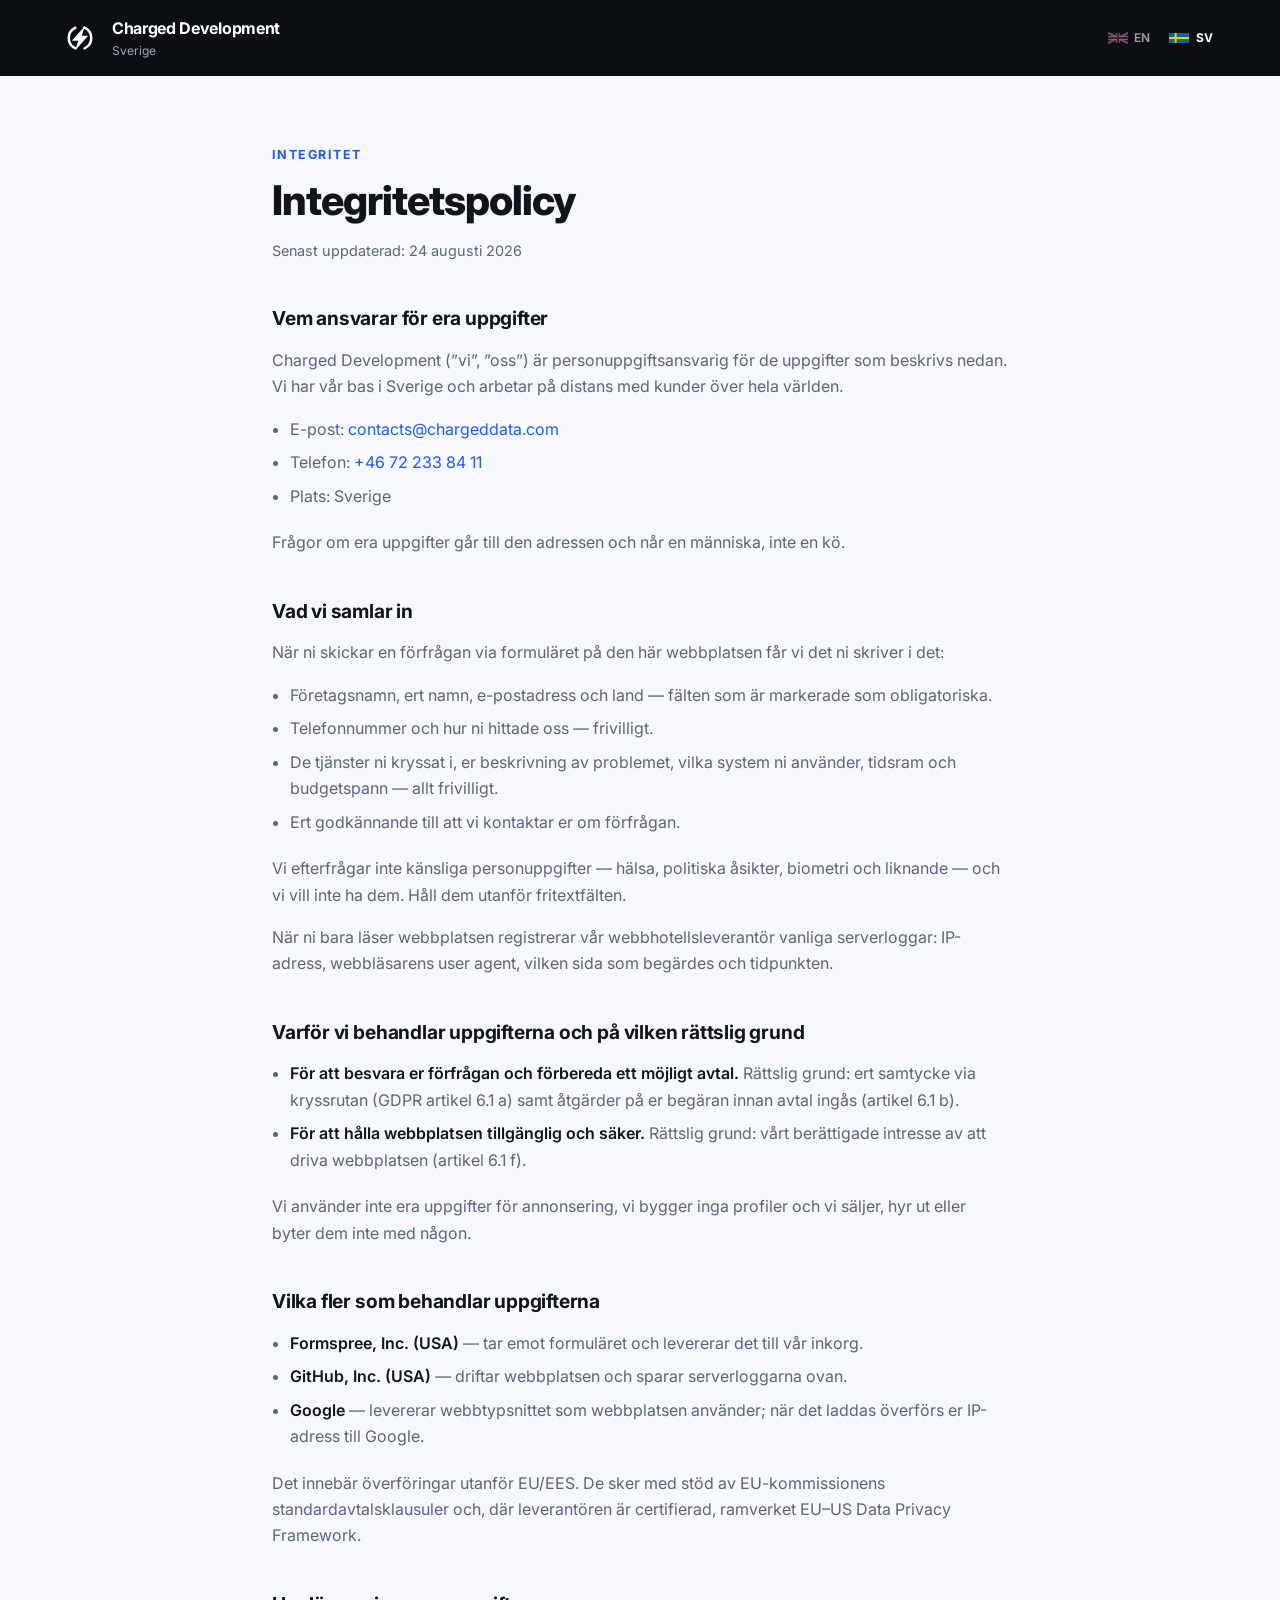
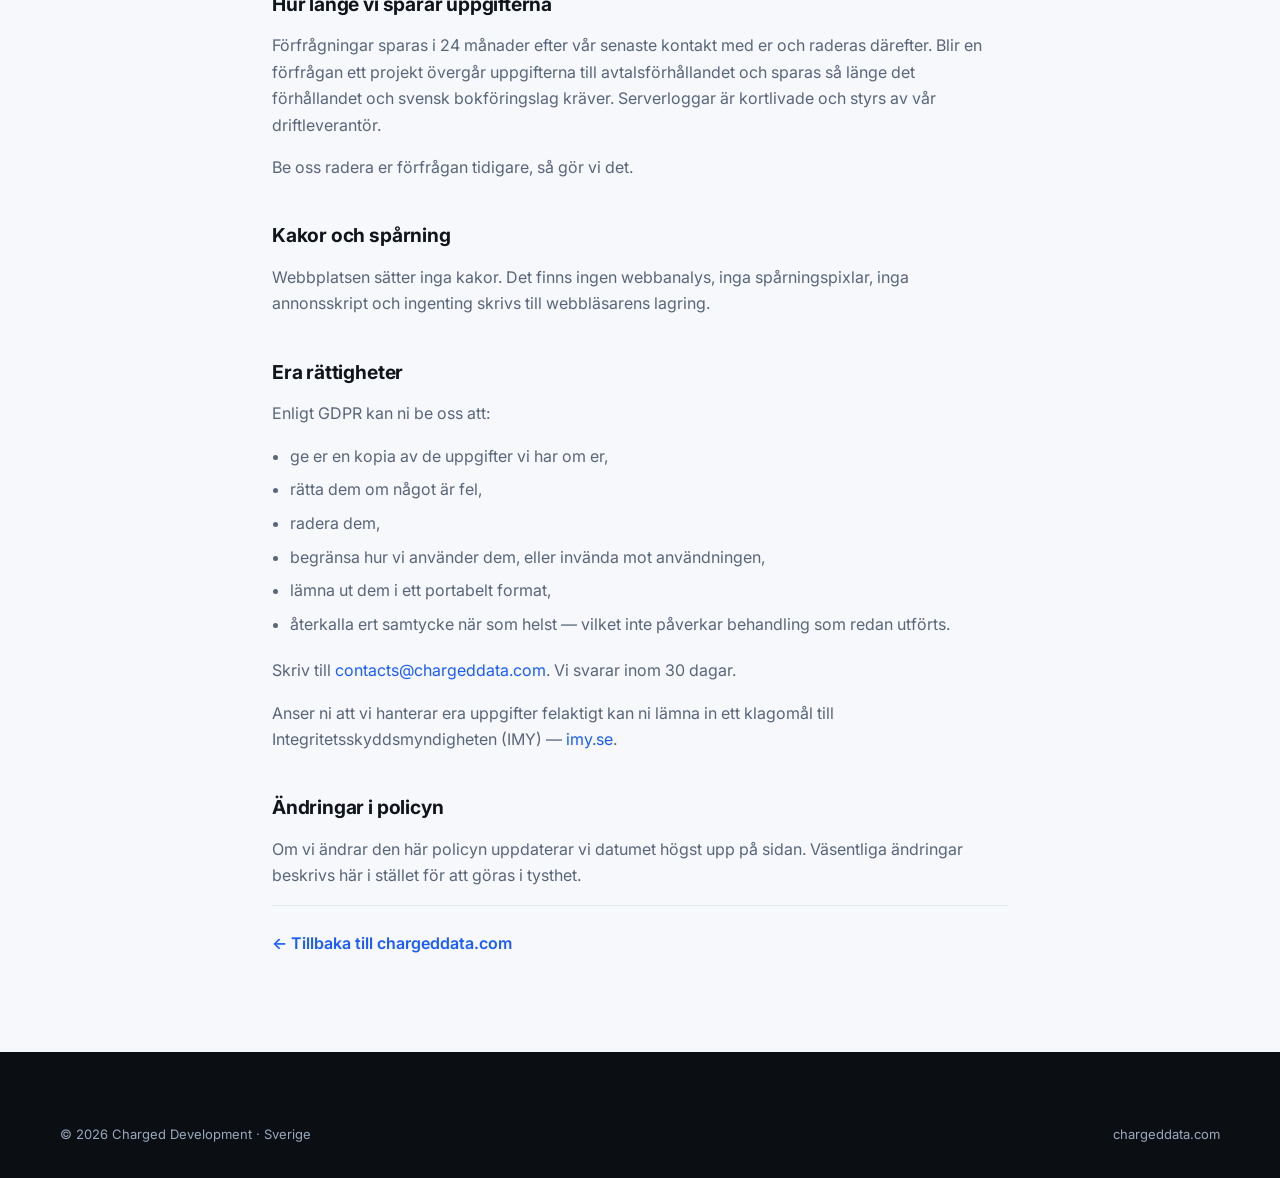
<file: sv/integritetspolicy/index.html>
<!DOCTYPE html>
<html lang="sv">
<head>
  <meta charset="UTF-8">
  <meta name="viewport" content="width=device-width, initial-scale=1.0">
  <title>Integritetspolicy — Charged Development</title>
  <meta name="description" content="Så hanterar Charged Development de personuppgifter ni skickar via förfrågningsformuläret: vad vi samlar in, varför, vilka fler som behandlar uppgifterna, hur länge de sparas och vilka rättigheter ni har enligt GDPR.">
  <meta name="robots" content="index, follow">

  <link rel="canonical" href="https://chargeddata.com/sv/integritetspolicy/">
  <link rel="alternate" hreflang="en" href="https://chargeddata.com/privacy/">
  <link rel="alternate" hreflang="sv" href="https://chargeddata.com/sv/integritetspolicy/">
  <link rel="alternate" hreflang="x-default" href="https://chargeddata.com/privacy/">

  <meta property="og:type" content="article">
  <meta property="og:url" content="https://chargeddata.com/sv/integritetspolicy/">
  <meta property="og:site_name" content="Charged Development">
  <meta property="og:locale" content="sv_SE">
  <meta property="og:title" content="Integritetspolicy — Charged Development">
  <meta property="og:description" content="Vad vi samlar in via förfrågningsformuläret, varför, vilka fler som behandlar uppgifterna och vilka rättigheter ni har enligt GDPR.">
  <meta property="og:image" content="https://chargeddata.com/assets/og-image.png">

  <meta name="theme-color" content="#0b0f14">

  <link rel="preconnect" href="https://fonts.googleapis.com">
  <link rel="preconnect" href="https://fonts.gstatic.com" crossorigin>
  <link rel="preload" as="style" href="https://fonts.googleapis.com/css2?family=Inter:wght@400;500;600;700;800&display=swap">
  <link rel="stylesheet" href="https://fonts.googleapis.com/css2?family=Inter:wght@400;500;600;700;800&display=swap" media="print" onload="this.media='all'">
  <noscript><link rel="stylesheet" href="https://fonts.googleapis.com/css2?family=Inter:wght@400;500;600;700;800&display=swap"></noscript>

  <link rel="icon" href="/assets/logo.svg" type="image/svg+xml">
  <link rel="icon" href="/assets/charged-development-logo.png" type="image/png" sizes="512x512">
  <link rel="apple-touch-icon" href="/assets/charged-development-logo.png">
  <link rel="stylesheet" href="/css/styles.css">
</head>
<body>
  <a class="skip-link" href="#main">Hoppa till innehållet</a>

  <header class="site-header">
    <div class="container header-inner">
      <a class="brand" href="/sv/" aria-label="Charged Development startsida">
        <img class="brand-logo" src="/assets/logo.svg" alt="" width="40" height="40">
        <span class="brand-text">
          <span class="brand-name">Charged Development</span>
          <span class="brand-tagline">Sverige</span>
        </span>
      </a>

      <div class="header-right">
        <div class="lang-switch" role="group" aria-label="Språk">
          <a class="lang-btn" href="/privacy/" hreflang="en" lang="en" title="English">
            <svg class="flag" viewBox="0 0 60 30" aria-hidden="true" focusable="false">
              <clipPath id="uk-diagonals"><path d="M30,15 h30 v15 z v15 h-30 z h-30 v-15 z v-15 h30 z"/></clipPath>
              <rect width="60" height="30" fill="#012169"/>
              <path d="M0,0 L60,30 M60,0 L0,30" stroke="#ffffff" stroke-width="6"/>
              <path d="M0,0 L60,30 M60,0 L0,30" clip-path="url(#uk-diagonals)" stroke="#c8102e" stroke-width="4"/>
              <path d="M30,0 v30 M0,15 h60" stroke="#ffffff" stroke-width="10"/>
              <path d="M30,0 v30 M0,15 h60" stroke="#c8102e" stroke-width="6"/>
            </svg>
            <span class="lang-code">EN</span>
            <span class="visually-hidden">English</span>
          </a>
          <a class="lang-btn is-active" href="/sv/integritetspolicy/" hreflang="sv" lang="sv" title="Svenska" aria-current="page">
            <svg class="flag" viewBox="0 0 60 30" aria-hidden="true" focusable="false">
              <rect width="60" height="30" fill="#006aa7"/>
              <rect y="12" width="60" height="6" fill="#fecc00"/>
              <rect x="17" width="6" height="30" fill="#fecc00"/>
            </svg>
            <span class="lang-code">SV</span>
            <span class="visually-hidden">Svenska</span>
          </a>
        </div>
      </div>
    </div>
  </header>

  <main id="main">
    <div class="container legal">
      <span class="section-label">Integritet</span>
      <h1 class="section-title">Integritetspolicy</h1>
      <p class="legal-meta">Senast uppdaterad: 24 augusti 2026</p>

      <h2>Vem ansvarar för era uppgifter</h2>
      <p>
        Charged Development (”vi”, ”oss”) är personuppgiftsansvarig för de uppgifter som beskrivs nedan.
        Vi har vår bas i Sverige och arbetar på distans med kunder över hela världen.
      </p>
      <!--
        TODO: lägg till registrerat firmanamn och organisationsnummer här när uppgifterna finns
        till hands — samma sak i /privacy/.
      -->
      <ul>
        <li>E-post: <a href="mailto:contacts@chargeddata.com">contacts@chargeddata.com</a></li>
        <li>Telefon: <a href="tel:+46722338411">+46 72 233 84 11</a></li>
        <li>Plats: Sverige</li>
      </ul>
      <p>Frågor om era uppgifter går till den adressen och når en människa, inte en kö.</p>

      <h2>Vad vi samlar in</h2>
      <p>När ni skickar en förfrågan via formuläret på den här webbplatsen får vi det ni skriver i det:</p>
      <ul>
        <li>Företagsnamn, ert namn, e-postadress och land — fälten som är markerade som obligatoriska.</li>
        <li>Telefonnummer och hur ni hittade oss — frivilligt.</li>
        <li>De tjänster ni kryssat i, er beskrivning av problemet, vilka system ni använder, tidsram och budgetspann — allt frivilligt.</li>
        <li>Ert godkännande till att vi kontaktar er om förfrågan.</li>
      </ul>
      <p>
        Vi efterfrågar inte känsliga personuppgifter — hälsa, politiska åsikter, biometri och liknande — och
        vi vill inte ha dem. Håll dem utanför fritextfälten.
      </p>
      <p>
        När ni bara läser webbplatsen registrerar vår webbhotellsleverantör vanliga serverloggar: IP-adress,
        webbläsarens user agent, vilken sida som begärdes och tidpunkten.
      </p>

      <h2>Varför vi behandlar uppgifterna och på vilken rättslig grund</h2>
      <ul>
        <li>
          <strong>För att besvara er förfrågan och förbereda ett möjligt avtal.</strong> Rättslig grund:
          ert samtycke via kryssrutan (GDPR artikel 6.1 a) samt åtgärder på er begäran innan avtal ingås
          (artikel 6.1 b).
        </li>
        <li>
          <strong>För att hålla webbplatsen tillgänglig och säker.</strong> Rättslig grund: vårt berättigade
          intresse av att driva webbplatsen (artikel 6.1 f).
        </li>
      </ul>
      <p>
        Vi använder inte era uppgifter för annonsering, vi bygger inga profiler och vi säljer, hyr ut eller
        byter dem inte med någon.
      </p>

      <h2>Vilka fler som behandlar uppgifterna</h2>
      <ul>
        <li><strong>Formspree, Inc. (USA)</strong> — tar emot formuläret och levererar det till vår inkorg.</li>
        <li><strong>GitHub, Inc. (USA)</strong> — driftar webbplatsen och sparar serverloggarna ovan.</li>
        <li><strong>Google</strong> — levererar webbtypsnittet som webbplatsen använder; när det laddas överförs er IP-adress till Google.</li>
      </ul>
      <p>
        Det innebär överföringar utanför EU/EES. De sker med stöd av EU-kommissionens standardavtalsklausuler
        och, där leverantören är certifierad, ramverket EU–US Data Privacy Framework.
      </p>

      <h2>Hur länge vi sparar uppgifterna</h2>
      <p>
        Förfrågningar sparas i 24 månader efter vår senaste kontakt med er och raderas därefter. Blir en
        förfrågan ett projekt övergår uppgifterna till avtalsförhållandet och sparas så länge det förhållandet
        och svensk bokföringslag kräver. Serverloggar är kortlivade och styrs av vår driftleverantör.
      </p>
      <p>Be oss radera er förfrågan tidigare, så gör vi det.</p>

      <h2>Kakor och spårning</h2>
      <p>
        Webbplatsen sätter inga kakor. Det finns ingen webbanalys, inga spårningspixlar, inga annonsskript
        och ingenting skrivs till webbläsarens lagring.
      </p>

      <h2>Era rättigheter</h2>
      <p>Enligt GDPR kan ni be oss att:</p>
      <ul>
        <li>ge er en kopia av de uppgifter vi har om er,</li>
        <li>rätta dem om något är fel,</li>
        <li>radera dem,</li>
        <li>begränsa hur vi använder dem, eller invända mot användningen,</li>
        <li>lämna ut dem i ett portabelt format,</li>
        <li>återkalla ert samtycke när som helst — vilket inte påverkar behandling som redan utförts.</li>
      </ul>
      <p>
        Skriv till <a href="mailto:contacts@chargeddata.com">contacts@chargeddata.com</a>. Vi svarar inom
        30 dagar.
      </p>
      <p>
        Anser ni att vi hanterar era uppgifter felaktigt kan ni lämna in ett klagomål till
        Integritetsskyddsmyndigheten (IMY) — <a href="https://www.imy.se/" rel="noopener">imy.se</a>.
      </p>

      <h2>Ändringar i policyn</h2>
      <p>
        Om vi ändrar den här policyn uppdaterar vi datumet högst upp på sidan. Väsentliga ändringar beskrivs
        här i stället för att göras i tysthet.
      </p>

      <p class="legal-back"><a href="/sv/">← Tillbaka till chargeddata.com</a></p>
    </div>
  </main>

  <footer class="site-footer">
    <div class="container footer-bottom">
      <p>© 2026 Charged Development · Sverige</p>
      <p><a href="/sv/">chargeddata.com</a></p>
    </div>
  </footer>
</body>
</html>
</file>
<file: css/styles.css>
/* Charged Development — static homepage (English) */

:root {
  --ink: #0b0f14;
  --ink-soft: #141b24;
  --bg: #f6f8fc;
  --surface: #ffffff;
  --text: #10151c;
  --muted: #59667a;
  --border: #e2e8f0;
  --accent: #1a5cff;
  --accent-dark: #0f3fc4;
  --accent-soft: #e9f0ff;
  --accent-bright: #7aa8ff;
  --on-dark: #ffffff;
  --on-dark-muted: #9aa8bd;
  --font-sans: "Inter", system-ui, -apple-system, "Segoe UI", sans-serif;
  --shadow-sm: 0 1px 2px rgba(15, 23, 42, 0.06);
  --shadow-md: 0 10px 32px rgba(15, 23, 42, 0.08);
  --shadow-lg: 0 24px 60px rgba(8, 15, 30, 0.35);
  --radius: 16px;
  --radius-sm: 10px;
  --max-width: 1160px;
  --header-height: 76px;
}

*,
*::before,
*::after {
  box-sizing: border-box;
}

html {
  scroll-behavior: smooth;
  scroll-padding-top: calc(var(--header-height) + 12px);
}

body {
  margin: 0;
  font-family: var(--font-sans);
  font-size: 1rem;
  line-height: 1.65;
  color: var(--text);
  background: var(--bg);
  -webkit-font-smoothing: antialiased;
}

img {
  max-width: 100%;
  display: block;
}

a {
  color: inherit;
  text-decoration: none;
}

button,
input,
select,
textarea {
  font: inherit;
}

[hidden] {
  display: none !important;
}

:focus-visible {
  outline: 2px solid var(--accent);
  outline-offset: 3px;
}

.skip-link {
  position: absolute;
  left: -9999px;
  top: 0;
  z-index: 200;
  padding: 0.75rem 1rem;
  background: var(--surface);
  border-radius: 0 0 var(--radius-sm) 0;
  font-weight: 600;
}

.skip-link:focus {
  left: 0;
}

.container {
  width: min(100% - 2.5rem, var(--max-width));
  margin-inline: auto;
}

.section {
  padding: 5.5rem 0;
}

.section-alt {
  background: var(--surface);
  border-top: 1px solid var(--border);
  border-bottom: 1px solid var(--border);
}

.section-label {
  display: inline-block;
  margin-bottom: 0.75rem;
  font-size: 0.78rem;
  font-weight: 700;
  letter-spacing: 0.12em;
  text-transform: uppercase;
  color: var(--accent);
}

.section-title {
  margin: 0 0 1rem;
  font-size: clamp(1.8rem, 3.2vw, 2.6rem);
  line-height: 1.12;
  letter-spacing: -0.025em;
  font-weight: 800;
}

.section-intro {
  max-width: 46rem;
  margin: 0 0 2.75rem;
  color: var(--muted);
  font-size: 1.0625rem;
}

/* Buttons */

.btn {
  display: inline-flex;
  align-items: center;
  justify-content: center;
  gap: 0.5rem;
  padding: 0.8rem 1.4rem;
  border-radius: 999px;
  border: 1px solid transparent;
  font-size: 0.9375rem;
  font-weight: 600;
  cursor: pointer;
  transition: transform 0.15s, background 0.15s, border-color 0.15s, color 0.15s;
}

.btn:hover {
  transform: translateY(-1px);
}

.btn:disabled {
  opacity: 0.6;
  cursor: progress;
  transform: none;
}

.btn-sm {
  padding: 0.6rem 1.1rem;
  font-size: 0.875rem;
}

.btn-primary {
  background: var(--accent);
  color: #fff;
}

.btn-primary:hover {
  background: var(--accent-dark);
}

.btn-secondary {
  background: var(--surface);
  color: var(--text);
  border-color: var(--border);
}

.btn-secondary:hover {
  border-color: #c3cddc;
}

.btn-ghost {
  background: rgba(255, 255, 255, 0.06);
  border-color: rgba(255, 255, 255, 0.22);
  color: #fff;
}

.btn-ghost:hover {
  background: rgba(255, 255, 255, 0.12);
}

/* Header */

.site-header {
  position: sticky;
  top: 0;
  z-index: 100;
  height: var(--header-height);
  background: var(--ink);
  transition: background 0.25s, box-shadow 0.25s;
}

.site-header.is-scrolled {
  background: rgba(255, 255, 255, 0.94);
  backdrop-filter: blur(12px);
  box-shadow: var(--shadow-sm);
}

.header-inner {
  display: flex;
  align-items: center;
  justify-content: space-between;
  gap: 1rem;
  height: var(--header-height);
}

.brand {
  display: flex;
  align-items: center;
  gap: 0.75rem;
  min-width: 0;
}

.brand-logo {
  width: 40px;
  height: 40px;
  flex-shrink: 0;
  border-radius: 11px;
}

.site-header.is-scrolled .brand-logo {
  box-shadow: var(--shadow-sm);
}

.brand-text {
  min-width: 0;
  display: block;
  overflow: hidden;
}

.brand-name {
  display: block;
  overflow: hidden;
  text-overflow: ellipsis;
  font-size: 1rem;
  font-weight: 700;
  letter-spacing: -0.02em;
  color: #fff;
  white-space: nowrap;
  transition: color 0.25s;
}

.brand-tagline {
  display: block;
  font-size: 0.75rem;
  color: var(--on-dark-muted);
  white-space: nowrap;
  transition: color 0.25s;
}

.site-header.is-scrolled .brand-name {
  color: var(--text);
}

.site-header.is-scrolled .brand-tagline {
  color: var(--muted);
}

.site-nav {
  display: flex;
  align-items: center;
  gap: 1.75rem;
}

.nav-links {
  display: flex;
  align-items: center;
  gap: 1.4rem;
  list-style: none;
  margin: 0;
  padding: 0;
}

.nav-links a {
  font-size: 0.9375rem;
  font-weight: 500;
  color: rgba(255, 255, 255, 0.76);
  transition: color 0.15s;
}

.nav-links a:hover {
  color: #fff;
}

.site-header.is-scrolled .nav-links a {
  color: var(--muted);
}

.site-header.is-scrolled .nav-links a:hover {
  color: var(--text);
}

.nav-toggle {
  display: none;
  width: 44px;
  height: 44px;
  border: 1px solid rgba(255, 255, 255, 0.25);
  border-radius: var(--radius-sm);
  background: transparent;
  cursor: pointer;
}

.nav-toggle span {
  display: block;
  width: 18px;
  height: 2px;
  margin: 4px auto;
  background: #fff;
}

.site-header.is-scrolled .nav-toggle {
  border-color: var(--border);
  background: var(--surface);
}

.site-header.is-scrolled .nav-toggle span {
  background: var(--text);
}

/* Hero */

.hero {
  position: relative;
  padding: 4.5rem 0 3.5rem;
  background:
    radial-gradient(900px 520px at 12% -10%, rgba(26, 92, 255, 0.4), transparent 62%),
    radial-gradient(700px 420px at 88% 0%, rgba(0, 175, 255, 0.16), transparent 58%),
    var(--ink);
  color: var(--on-dark);
  overflow: hidden;
}

.hero-grid {
  display: grid;
  grid-template-columns: 1.1fr 0.9fr;
  gap: 3.5rem;
  align-items: center;
}

.hero-badge {
  display: inline-flex;
  align-items: center;
  gap: 0.55rem;
  margin: 0 0 1.5rem;
  padding: 0.4rem 0.9rem;
  border-radius: 999px;
  background: rgba(255, 255, 255, 0.08);
  border: 1px solid rgba(255, 255, 255, 0.14);
  color: rgba(255, 255, 255, 0.86);
  font-size: 0.8125rem;
  font-weight: 600;
}

.hero-badge-dot {
  width: 8px;
  height: 8px;
  border-radius: 50%;
  background: var(--accent-bright);
  box-shadow: 0 0 0 4px rgba(122, 168, 255, 0.22);
}

.hero-title {
  margin: 0 0 1.35rem;
  font-size: clamp(2.35rem, 5.2vw, 3.9rem);
  line-height: 1.03;
  letter-spacing: -0.035em;
  font-weight: 800;
}

.hero-title em {
  font-style: normal;
  color: var(--accent-bright);
}

.hero-lead {
  margin: 0 0 2.25rem;
  max-width: 34rem;
  font-size: 1.125rem;
  color: rgba(255, 255, 255, 0.76);
}

.hero-actions {
  display: flex;
  flex-wrap: wrap;
  gap: 0.75rem;
  margin-bottom: 2.75rem;
}

.hero-facts {
  display: flex;
  flex-wrap: wrap;
  gap: 2.5rem;
  margin: 0;
}

.hero-facts div {
  min-width: 0;
}

.hero-facts dt {
  font-size: 1.75rem;
  font-weight: 800;
  letter-spacing: -0.02em;
  line-height: 1.1;
}

.hero-facts dd {
  margin: 0.15rem 0 0;
  font-size: 0.875rem;
  color: var(--on-dark-muted);
}

.hero-panel {
  padding: 1.9rem;
  border-radius: calc(var(--radius) + 4px);
  background: rgba(255, 255, 255, 0.05);
  border: 1px solid rgba(255, 255, 255, 0.12);
  box-shadow: var(--shadow-lg);
  backdrop-filter: blur(6px);
}

.hero-panel-title {
  margin: 0 0 1.25rem;
  font-size: 0.78rem;
  font-weight: 700;
  letter-spacing: 0.12em;
  text-transform: uppercase;
  color: var(--accent-bright);
}

.hero-results {
  list-style: none;
  margin: 0;
  padding: 0;
}

.hero-results li {
  display: flex;
  align-items: baseline;
  gap: 1rem;
  padding: 0.85rem 0;
  border-bottom: 1px solid rgba(255, 255, 255, 0.1);
}

.hero-results li:last-child {
  border-bottom: 0;
}

.hero-results strong {
  flex: 0 0 4.5rem;
  font-size: 1.5rem;
  font-weight: 800;
  letter-spacing: -0.02em;
}

.hero-results span {
  font-size: 0.9375rem;
  color: var(--on-dark-muted);
}

.hero-panel-link {
  display: inline-block;
  margin-top: 1.25rem;
  font-size: 0.875rem;
  font-weight: 600;
  color: var(--accent-bright);
}

.hero-panel-link:hover {
  color: #fff;
}

.trust-strip {
  display: flex;
  flex-wrap: wrap;
  align-items: center;
  gap: 0.75rem 1.5rem;
  margin-top: 4rem;
  padding-top: 1.75rem;
  border-top: 1px solid rgba(255, 255, 255, 0.12);
}

.trust-label {
  font-size: 0.72rem;
  font-weight: 700;
  letter-spacing: 0.12em;
  text-transform: uppercase;
  color: var(--on-dark-muted);
}

.trust-list {
  display: flex;
  flex-wrap: wrap;
  gap: 0.5rem 1.5rem;
  list-style: none;
  margin: 0;
  padding: 0;
  font-size: 0.9375rem;
  font-weight: 600;
  color: rgba(255, 255, 255, 0.82);
}

.trust-list .trust-muted {
  font-weight: 400;
  color: var(--on-dark-muted);
}

/* Cards */

.card-grid {
  display: grid;
  gap: 1.25rem;
}

.card-grid-3 {
  grid-template-columns: repeat(3, minmax(0, 1fr));
}

.card {
  background: var(--surface);
  border: 1px solid var(--border);
  border-radius: var(--radius);
  padding: 1.75rem;
  box-shadow: var(--shadow-sm);
}

.section-alt .card,
.card-plain {
  background: var(--surface);
}

.card-icon {
  width: 46px;
  height: 46px;
  display: grid;
  place-items: center;
  margin-bottom: 1.1rem;
  border-radius: 13px;
  background: var(--accent-soft);
  color: var(--accent);
}

.card-icon svg {
  width: 24px;
  height: 24px;
}

.card h3 {
  margin: 0 0 0.6rem;
  font-size: 1.15rem;
  letter-spacing: -0.01em;
}

.card p {
  margin: 0;
  color: var(--muted);
  font-size: 0.9375rem;
}

.card ul {
  margin: 1.1rem 0 0;
  padding-left: 1.1rem;
  color: var(--muted);
  font-size: 0.9375rem;
}

.card ul li + li {
  margin-top: 0.35rem;
}

.card-outcome {
  margin-top: 1.25rem;
  padding-top: 1.1rem;
  border-top: 1px solid var(--border);
  font-size: 0.875rem;
  font-weight: 600;
  color: var(--accent-dark);
}

/* Work / case studies */

.work-filters {
  display: flex;
  flex-wrap: wrap;
  gap: 0.5rem;
  margin-bottom: 2rem;
}

.filter-btn {
  display: inline-flex;
  align-items: center;
  gap: 0.45rem;
  padding: 0.5rem 0.95rem;
  border-radius: 999px;
  border: 1px solid var(--border);
  background: var(--bg);
  color: var(--muted);
  font-size: 0.875rem;
  font-weight: 600;
  cursor: pointer;
  transition: background 0.15s, color 0.15s, border-color 0.15s;
}

.filter-btn span {
  font-size: 0.75rem;
  font-weight: 700;
  color: #93a1b5;
}

.filter-btn:hover {
  border-color: #c3cddc;
  color: var(--text);
}

.filter-btn.is-active {
  background: var(--ink);
  border-color: var(--ink);
  color: #fff;
}

.filter-btn.is-active span {
  color: var(--accent-bright);
}

.work-grid {
  display: grid;
  grid-template-columns: repeat(3, minmax(0, 1fr));
  gap: 1.25rem;
}

.work-card {
  display: flex;
  flex-direction: column;
  padding: 1.5rem;
  border: 1px solid var(--border);
  border-radius: var(--radius);
  background: var(--bg);
  transition: border-color 0.15s, box-shadow 0.15s, transform 0.15s;
}

.work-card:hover {
  border-color: #c9d6ea;
  box-shadow: var(--shadow-md);
  transform: translateY(-2px);
}

.work-card-head {
  display: flex;
  flex-wrap: wrap;
  align-items: center;
  justify-content: space-between;
  gap: 0.5rem;
  margin-bottom: 0.9rem;
}

.work-tag {
  font-size: 0.7rem;
  font-weight: 700;
  letter-spacing: 0.08em;
  text-transform: uppercase;
  color: var(--muted);
}

.work-metric {
  padding: 0.25rem 0.6rem;
  border-radius: 999px;
  background: var(--accent-soft);
  color: var(--accent-dark);
  font-size: 0.78rem;
  font-weight: 700;
  white-space: nowrap;
}

.work-card h3 {
  margin: 0 0 1rem;
  font-size: 1.0625rem;
  line-height: 1.3;
  letter-spacing: -0.01em;
}

.work-detail {
  margin: 0;
  display: grid;
  gap: 0.7rem;
}

.work-detail dt {
  margin-bottom: 0.15rem;
  font-size: 0.68rem;
  font-weight: 700;
  letter-spacing: 0.1em;
  text-transform: uppercase;
  color: #93a1b5;
}

.work-detail dd {
  margin: 0;
  font-size: 0.9rem;
  color: var(--muted);
}

.work-detail > div:last-child {
  margin-top: 0.15rem;
  padding-top: 0.8rem;
  border-top: 1px solid var(--border);
}

.work-detail > div:last-child dt {
  color: var(--accent);
}

.work-detail > div:last-child dd {
  color: var(--text);
  font-weight: 600;
}

.work-footer {
  display: flex;
  flex-wrap: wrap;
  align-items: center;
  gap: 1rem 1.5rem;
  margin-top: 2rem;
}

.work-note {
  margin: 0;
  font-size: 0.9rem;
  color: var(--muted);
}

/* Process */

.process-track {
  display: grid;
  grid-template-columns: repeat(5, minmax(0, 1fr));
  gap: 1.25rem;
  position: relative;
  list-style: none;
  margin: 0;
  padding: 0;
}

.process-track::before {
  content: "";
  position: absolute;
  top: 27px;
  left: 10%;
  right: 10%;
  height: 2px;
  background: linear-gradient(90deg, var(--accent), #9dc0ff);
  opacity: 0.4;
}

.process-step {
  position: relative;
  text-align: center;
}

.step-number {
  width: 54px;
  height: 54px;
  margin: 0 auto 1rem;
  display: grid;
  place-items: center;
  border-radius: 50%;
  background: var(--surface);
  border: 2px solid var(--accent);
  color: var(--accent);
  font-weight: 700;
}

.process-step h3 {
  margin: 0 0 0.5rem;
  font-size: 1rem;
}

.process-step p {
  margin: 0;
  font-size: 0.875rem;
  color: var(--muted);
}

.process-output {
  margin-top: 0.75rem !important;
  font-size: 0.8125rem;
  font-weight: 600;
  color: var(--accent-dark) !important;
}

/* About */

.about-grid {
  display: grid;
  grid-template-columns: 1fr 1fr;
  gap: 1.5rem;
  align-items: start;
}

.about-panel {
  background: var(--surface);
  border: 1px solid var(--border);
  border-radius: var(--radius);
  padding: 2rem;
  box-shadow: var(--shadow-sm);
}

.about-panel h3 {
  margin: 0 0 1rem;
  font-size: 1.15rem;
}

.about-intro {
  margin: 0 0 1rem;
  color: var(--muted);
  font-size: 0.9375rem;
}

.about-list {
  margin: 0;
  padding: 0;
  list-style: none;
}

.about-list li {
  display: flex;
  gap: 0.75rem;
  padding: 0.8rem 0;
  border-bottom: 1px solid var(--border);
  color: var(--muted);
  font-size: 0.9375rem;
}

.about-list li:last-child {
  border-bottom: 0;
}

.about-list strong {
  color: var(--text);
}

.check-mark {
  color: var(--accent);
  font-weight: 700;
}

.tech-list {
  margin: 0;
  padding: 0;
  list-style: none;
}

.tech-list li {
  display: grid;
  grid-template-columns: 7rem 1fr;
  gap: 1rem;
  padding: 0.7rem 0;
  border-bottom: 1px solid var(--border);
  font-size: 0.9375rem;
}

.tech-list li:last-child {
  border-bottom: 0;
}

.tech-list strong {
  font-size: 0.8rem;
  letter-spacing: 0.06em;
  text-transform: uppercase;
  color: #93a1b5;
}

.tech-list span {
  color: var(--muted);
}

.about-note {
  margin: 1.25rem 0 0;
  font-size: 0.875rem;
  color: var(--muted);
}

.founder-card {
  display: flex;
  gap: 1rem;
  align-items: center;
  margin-top: 1.5rem;
  padding: 1rem;
  border-radius: var(--radius-sm);
  background: var(--bg);
}

.founder-avatar {
  width: 54px;
  height: 54px;
  border-radius: 50%;
  display: grid;
  place-items: center;
  background: var(--ink);
  color: #fff;
  font-weight: 700;
  flex-shrink: 0;
}

.founder-text {
  display: block;
  font-size: 0.9375rem;
}

.founder-text span {
  display: block;
  color: var(--muted);
  font-size: 0.875rem;
}

/* FAQ */

.faq-list {
  display: grid;
  gap: 0.75rem;
  max-width: 52rem;
  margin-top: 2rem;
}

.faq-item {
  border: 1px solid var(--border);
  border-radius: var(--radius-sm);
  background: var(--bg);
  padding: 0 1.25rem;
}

.faq-item summary {
  padding: 1.1rem 0;
  font-weight: 600;
  cursor: pointer;
  list-style: none;
  display: flex;
  align-items: center;
  justify-content: space-between;
  gap: 1rem;
}

.faq-item summary::-webkit-details-marker {
  display: none;
}

.faq-item summary::after {
  content: "+";
  font-size: 1.35rem;
  font-weight: 400;
  color: var(--accent);
  line-height: 1;
  flex-shrink: 0;
}

.faq-item[open] summary::after {
  content: "–";
}

.faq-item p {
  margin: 0;
  padding: 0 0 1.25rem;
  color: var(--muted);
  font-size: 0.9375rem;
  max-width: 44rem;
}

/* Contact */

.contact-section {
  background: linear-gradient(180deg, var(--bg), rgba(26, 92, 255, 0.06));
}

.contact-grid {
  display: grid;
  grid-template-columns: 0.85fr 1.15fr;
  gap: 1.5rem;
  align-items: start;
}

.contact-info {
  background: var(--ink);
  color: #fff;
  border-radius: var(--radius);
  padding: 2rem;
  position: sticky;
  top: calc(var(--header-height) + 1.5rem);
}

.contact-info h3 {
  margin: 0 0 1.25rem;
  font-size: 1.15rem;
}

.contact-detail {
  margin-bottom: 1.1rem;
  font-size: 0.9375rem;
}

.contact-detail strong {
  display: block;
  margin-bottom: 0.2rem;
  font-size: 0.72rem;
  letter-spacing: 0.1em;
  text-transform: uppercase;
  color: var(--on-dark-muted);
  font-weight: 700;
}

.contact-detail a {
  color: var(--accent-bright);
}

.contact-detail a:hover {
  color: #fff;
}

.contact-steps-title {
  margin: 1.75rem 0 1rem;
  padding-top: 1.5rem;
  border-top: 1px solid rgba(255, 255, 255, 0.12);
  font-size: 0.72rem;
  letter-spacing: 0.1em;
  text-transform: uppercase;
  color: var(--on-dark-muted);
  font-weight: 700;
}

.contact-steps {
  list-style: none;
  margin: 0;
  padding: 0;
  display: grid;
  gap: 0.9rem;
}

.contact-steps li {
  display: flex;
  align-items: flex-start;
  gap: 0.75rem;
  font-size: 0.9375rem;
  color: rgba(255, 255, 255, 0.82);
}

.contact-steps li > span:first-child {
  flex: 0 0 22px;
  height: 22px;
  margin-top: 0.15rem;
  display: grid;
  place-items: center;
  border-radius: 50%;
  background: rgba(122, 168, 255, 0.18);
  color: var(--accent-bright);
  font-size: 0.75rem;
  font-weight: 700;
}

.contact-note {
  margin: 1.5rem 0 0;
  padding-top: 1.5rem;
  border-top: 1px solid rgba(255, 255, 255, 0.12);
  color: var(--on-dark-muted);
  font-size: 0.875rem;
}

.contact-form {
  background: var(--surface);
  border: 1px solid var(--border);
  border-radius: var(--radius);
  padding: 2rem;
  box-shadow: var(--shadow-md);
}

.form-section-title {
  margin: 0 0 1rem;
  font-size: 0.95rem;
  letter-spacing: -0.01em;
}

.form-section-title:not(:first-child) {
  margin-top: 1.9rem;
  padding-top: 1.5rem;
  border-top: 1px solid var(--border);
}

.form-row {
  display: grid;
  grid-template-columns: repeat(2, minmax(0, 1fr));
  gap: 1rem;
}

.form-field {
  margin-bottom: 1rem;
}

.form-field label {
  display: block;
  margin-bottom: 0.4rem;
  font-size: 0.875rem;
  font-weight: 600;
}

.optional {
  font-weight: 400;
  color: var(--muted);
}

.form-field input,
.form-field select,
.form-field textarea {
  width: 100%;
  padding: 0.75rem 0.9rem;
  border: 1px solid var(--border);
  border-radius: var(--radius-sm);
  background: #fff;
  color: var(--text);
  transition: border-color 0.15s, box-shadow 0.15s;
}

.form-field input:focus,
.form-field select:focus,
.form-field textarea:focus {
  outline: none;
  border-color: var(--accent);
  box-shadow: 0 0 0 3px rgba(26, 92, 255, 0.15);
}

.form-field textarea {
  min-height: 110px;
  resize: vertical;
}

.checkbox-grid {
  display: grid;
  grid-template-columns: repeat(2, minmax(0, 1fr));
  gap: 0.6rem 1rem;
}

.checkbox-item {
  display: flex;
  align-items: flex-start;
  gap: 0.55rem;
  font-size: 0.875rem;
  color: var(--muted);
  cursor: pointer;
}

.checkbox-item input {
  margin-top: 0.25rem;
  accent-color: var(--accent);
}

.consent-field {
  display: flex;
  gap: 0.65rem;
  align-items: flex-start;
  margin: 1.5rem 0;
  font-size: 0.875rem;
  color: var(--muted);
  cursor: pointer;
}

.consent-field input {
  margin-top: 0.25rem;
  accent-color: var(--accent);
}

.form-actions {
  display: flex;
  align-items: center;
  justify-content: space-between;
  gap: 1rem;
  flex-wrap: wrap;
}

.form-note {
  margin: 0;
  font-size: 0.8125rem;
  color: var(--muted);
}

.form-status {
  display: none;
  margin: 1rem 0 0;
  padding: 0.85rem 1rem;
  border-radius: var(--radius-sm);
  border: 1px solid transparent;
  font-size: 0.875rem;
}

.form-status.is-visible {
  display: block;
}

.form-status.is-success {
  background: #ecfdf5;
  border-color: #a7f3d0;
  color: #065f46;
}

.form-status.is-error {
  background: #fef2f2;
  border-color: #fecaca;
  color: #991b1b;
}

/* Footer */

.site-footer {
  padding: 3rem 0 2rem;
  background: var(--ink);
  color: var(--on-dark-muted);
  font-size: 0.875rem;
}

.footer-inner {
  display: flex;
  align-items: center;
  justify-content: space-between;
  gap: 1.5rem;
  flex-wrap: wrap;
  padding-bottom: 2rem;
  border-bottom: 1px solid rgba(255, 255, 255, 0.1);
}

.footer-brand {
  display: flex;
  align-items: center;
  gap: 0.85rem;
}

.footer-brand img {
  border-radius: 10px;
}

.footer-brand strong {
  display: block;
  color: #fff;
  font-size: 0.9375rem;
}

.footer-brand span span {
  display: block;
}

.footer-links {
  display: flex;
  gap: 1.5rem;
  flex-wrap: wrap;
}

.footer-links a:hover {
  color: #fff;
}

.footer-bottom {
  display: flex;
  justify-content: space-between;
  gap: 1rem;
  flex-wrap: wrap;
  padding-top: 1.5rem;
}

.footer-bottom p {
  margin: 0;
  font-size: 0.8125rem;
}

/* Language switch */

.visually-hidden {
  position: absolute;
  width: 1px;
  height: 1px;
  margin: -1px;
  padding: 0;
  overflow: hidden;
  clip: rect(0 0 0 0);
  clip-path: inset(50%);
  white-space: nowrap;
  border: 0;
}

.header-right {
  display: flex;
  align-items: center;
  gap: 0.65rem;
  flex-shrink: 0;
}

/* No container or button chrome — the selected language reads from the flag's
   full opacity and the brighter label, so nothing frames the flags. */
.lang-switch {
  display: flex;
  align-items: center;
  gap: 0.35rem;
}

.lang-btn {
  display: inline-flex;
  align-items: center;
  gap: 0.4rem;
  text-decoration: none;
  padding: 0.32rem 0.4rem;
  border: 0;
  border-radius: var(--radius-sm);
  background: transparent;
  color: rgba(255, 255, 255, 0.6);
  font-size: 0.75rem;
  font-weight: 600;
  letter-spacing: 0.04em;
  cursor: pointer;
  transition: color 0.15s;
}

.lang-btn:hover {
  color: #fff;
}

.lang-btn.is-active {
  color: #fff;
  font-weight: 700;
}

.lang-btn .flag {
  width: 20px;
  height: 14px;
  flex-shrink: 0;
  border-radius: 2px;
  opacity: 0.45;
  transition: opacity 0.15s;
}

.lang-btn.is-active .flag,
.lang-btn:hover .flag {
  opacity: 1;
}

.site-header.is-scrolled .lang-btn {
  color: var(--muted);
}

.site-header.is-scrolled .lang-btn:hover {
  color: var(--text);
}

.site-header.is-scrolled .lang-btn.is-active {
  color: var(--text);
}

/* Hero direct contact line */

.hero-direct {
  display: flex;
  flex-wrap: wrap;
  align-items: center;
  gap: 0.5rem;
  margin: -1.75rem 0 2.25rem;
  font-size: 0.9375rem;
  color: rgba(255, 255, 255, 0.62);
}

.hero-direct a {
  color: var(--accent-bright);
  font-weight: 600;
  border-bottom: 1px solid rgba(122, 168, 255, 0.35);
}

.hero-direct a:hover {
  color: #fff;
  border-bottom-color: #fff;
}

/* Repeated section call to action */

.section-cta {
  display: flex;
  flex-wrap: wrap;
  align-items: center;
  justify-content: center;
  gap: 0.85rem 1.5rem;
  margin-top: 3rem;
  padding: 1.4rem 1.75rem;
  border-radius: var(--radius);
  background: var(--accent-soft);
  border: 1px solid rgba(26, 92, 255, 0.14);
  text-align: center;
}

.section-cta p {
  margin: 0;
  font-size: 1rem;
  font-weight: 600;
  color: var(--ink-soft);
}

.section-alt .section-cta {
  background: var(--bg);
  border-color: var(--border);
}

/* The FAQ column is narrower than the container, so its CTA follows suit. */
.faq-container .section-cta {
  max-width: 52rem;
}

/* Contact — direct channels */

.contact-actions {
  display: grid;
  gap: 0.6rem;
  margin-bottom: 1.5rem;
}

.contact-action {
  display: flex;
  align-items: center;
  gap: 0.85rem;
  padding: 0.8rem 1rem;
  border-radius: var(--radius-sm);
  background: rgba(255, 255, 255, 0.06);
  border: 1px solid rgba(255, 255, 255, 0.14);
  transition: background 0.15s, border-color 0.15s, transform 0.15s;
}

.contact-action:hover {
  background: rgba(122, 168, 255, 0.16);
  border-color: rgba(122, 168, 255, 0.4);
  transform: translateY(-1px);
}

.contact-action-icon {
  flex: 0 0 36px;
  height: 36px;
  display: grid;
  place-items: center;
  border-radius: 10px;
  background: rgba(122, 168, 255, 0.16);
  color: var(--accent-bright);
}

.contact-action-icon svg {
  width: 19px;
  height: 19px;
}

.contact-action-text {
  min-width: 0;
}

.contact-action-text strong {
  display: block;
  font-size: 0.9375rem;
  color: #fff;
}

.contact-action-text span {
  display: block;
  font-size: 0.8125rem;
  color: var(--on-dark-muted);
  overflow-wrap: anywhere;
}

/* Contact form — shorter by default */

.form-lede {
  margin: 0 0 1.5rem;
  padding: 0.7rem 0.9rem;
  border-radius: var(--radius-sm);
  background: var(--accent-soft);
  color: var(--ink-soft);
  font-size: 0.875rem;
  font-weight: 500;
}

.form-lede + .form-section-title {
  margin-top: 0;
  padding-top: 0;
  border-top: 0;
}

.form-optional {
  margin-top: 1.9rem;
  padding-top: 1.5rem;
  border-top: 1px solid var(--border);
}

.form-optional > summary {
  display: flex;
  align-items: center;
  gap: 0.6rem;
  list-style: none;
  cursor: pointer;
  font-size: 0.95rem;
  font-weight: 700;
}

.form-optional > summary::-webkit-details-marker {
  display: none;
}

.form-optional > summary::before {
  content: "+";
  flex: 0 0 22px;
  height: 22px;
  display: grid;
  place-items: center;
  border-radius: 50%;
  background: var(--accent-soft);
  color: var(--accent);
  font-size: 0.95rem;
  font-weight: 700;
  line-height: 1;
}

.form-optional[open] > summary::before {
  content: "–";
}

.form-optional > summary .optional {
  font-weight: 500;
}

.form-optional-body {
  margin-top: 1.25rem;
}

/* Floating quick contact */

.quick-contact {
  position: fixed;
  right: clamp(1rem, 3vw, 1.75rem);
  bottom: clamp(1rem, 3vw, 1.75rem);
  z-index: 90;
  display: flex;
  flex-direction: column;
  align-items: flex-end;
  gap: 0.65rem;
  opacity: 0;
  visibility: hidden;
  transform: translateY(12px);
  transition: opacity 0.2s, transform 0.2s, visibility 0.2s;
}

.quick-contact.is-visible {
  opacity: 1;
  visibility: visible;
  transform: none;
}

.quick-fab {
  display: inline-flex;
  align-items: center;
  gap: 0.6rem;
  padding: 0.8rem 1.25rem;
  border: 0;
  border-radius: 999px;
  background: var(--accent);
  color: #fff;
  font-size: 0.9375rem;
  font-weight: 700;
  cursor: pointer;
  box-shadow: 0 10px 30px rgba(26, 92, 255, 0.35);
  transition: background 0.15s, transform 0.15s;
}

.quick-fab:hover {
  background: var(--accent-dark);
  transform: translateY(-1px);
}

.quick-fab-icon {
  display: grid;
  place-items: center;
}

.quick-fab-icon svg {
  width: 20px;
  height: 20px;
  grid-area: 1 / 1;
}

.quick-icon-close,
.quick-contact.is-open .quick-icon-open {
  display: none;
}

.quick-contact.is-open .quick-icon-close {
  display: block;
}

.quick-panel {
  width: min(20rem, calc(100vw - 2.5rem));
  padding: 1.1rem;
  border-radius: var(--radius);
  background: var(--surface);
  border: 1px solid var(--border);
  box-shadow: var(--shadow-md);
}

.quick-panel-title {
  margin: 0 0 0.8rem;
  font-size: 0.72rem;
  letter-spacing: 0.1em;
  text-transform: uppercase;
  color: var(--muted);
  font-weight: 700;
}

.quick-item {
  display: flex;
  align-items: center;
  gap: 0.75rem;
  padding: 0.65rem 0.7rem;
  border-radius: var(--radius-sm);
  font-size: 0.9375rem;
  font-weight: 600;
  transition: background 0.15s;
}

.quick-item:hover {
  background: var(--accent-soft);
  color: var(--accent-dark);
}

.quick-item-icon {
  flex: 0 0 32px;
  height: 32px;
  display: grid;
  place-items: center;
  border-radius: 9px;
  background: var(--accent-soft);
  color: var(--accent);
}

.quick-item-icon svg {
  width: 17px;
  height: 17px;
}

.quick-panel-note {
  margin: 0.8rem 0 0;
  padding-top: 0.8rem;
  border-top: 1px solid var(--border);
  font-size: 0.8125rem;
  color: var(--muted);
}

/* Responsive */

@media (max-width: 1020px) {
  .hero-grid,
  .about-grid,
  .contact-grid,
  .card-grid-3 {
    grid-template-columns: 1fr;
  }

  .work-grid {
    grid-template-columns: repeat(2, minmax(0, 1fr));
  }

  .contact-info {
    position: static;
  }

  .process-track {
    grid-template-columns: 1fr;
    gap: 0;
  }

  .process-track::before {
    display: none;
  }

  .process-step {
    display: grid;
    grid-template-columns: 54px 1fr;
    gap: 0.25rem 1.25rem;
    text-align: left;
    padding-bottom: 1.75rem;
  }

  .process-step .step-number {
    grid-row: span 3;
    margin: 0;
  }

  .nav-links,
  .header-actions {
    display: none;
  }

  .nav-toggle {
    display: block;
  }

  .site-nav.is-open {
    position: absolute;
    top: calc(var(--header-height) - 8px);
    left: 1.25rem;
    right: 1.25rem;
    flex-direction: column;
    align-items: stretch;
    gap: 1rem;
    padding: 1.25rem;
    background: var(--surface);
    border: 1px solid var(--border);
    border-radius: var(--radius);
    box-shadow: var(--shadow-md);
  }

  .site-nav.is-open .nav-links {
    display: flex;
    flex-direction: column;
    align-items: stretch;
    gap: 0.25rem;
  }

  .site-nav.is-open .nav-links a {
    display: block;
    padding: 0.5rem 0;
    color: var(--text);
  }

  .site-nav.is-open .header-actions {
    display: block;
  }

  .site-nav.is-open .btn {
    width: 100%;
  }
}

@media (max-width: 720px) {
  .section {
    padding: 3.75rem 0;
  }

  .hero {
    padding: 3rem 0 2.5rem;
  }

  .work-grid,
  .form-row,
  .checkbox-grid {
    grid-template-columns: 1fr;
  }

  .hero-facts {
    gap: 1.5rem;
  }

  .hero-panel,
  .about-panel,
  .contact-form,
  .contact-info {
    padding: 1.5rem;
  }

  .trust-strip {
    margin-top: 2.5rem;
  }

  .footer-inner {
    flex-direction: column;
    align-items: flex-start;
  }

  .section-cta {
    flex-direction: column;
    padding: 1.25rem;
  }

  .section-cta .btn {
    width: 100%;
  }

  .hero-direct {
    margin-bottom: 2rem;
  }
}

/* Small phones: the header still has to fit brand, language, and menu. */
@media (max-width: 560px) {
  .header-inner {
    gap: 0.5rem;
  }

  .brand {
    gap: 0.55rem;
  }

  .brand-logo {
    width: 34px;
    height: 34px;
  }

  .brand-name {
    font-size: 0.875rem;
  }

  .brand-tagline {
    display: none;
  }

  .header-right {
    gap: 0.4rem;
  }

  .lang-code {
    display: none;
  }

  .lang-btn {
    padding: 0.3rem 0.42rem;
  }

  .lang-btn .flag {
    width: 18px;
    height: 12px;
  }

  .nav-toggle {
    width: 40px;
    height: 40px;
  }

  .quick-fab-label {
    display: none;
  }

  .quick-fab {
    padding: 0.85rem;
  }

  .quick-fab-icon svg {
    width: 22px;
    height: 22px;
  }
}

@media (prefers-reduced-motion: reduce) {
  html {
    scroll-behavior: auto;
  }

  * {
    transition-duration: 0.01ms !important;
  }
}

/* Legal pages: one readable column of prose, no page furniture. */

.legal {
  max-width: 46rem;
  padding: 4rem 0 5rem;
}

.legal h2 {
  margin: 2.5rem 0 0.75rem;
  font-size: 1.2rem;
  font-weight: 700;
  letter-spacing: -0.01em;
}

.legal p,
.legal li {
  color: var(--muted);
  line-height: 1.65;
}

.legal p {
  margin: 0 0 1rem;
}

.legal ul {
  margin: 0 0 1.25rem;
  padding-left: 1.15rem;
}

.legal li {
  margin-bottom: 0.45rem;
}

.legal strong {
  color: var(--text);
  font-weight: 600;
}

.legal a {
  color: var(--accent);
}

.legal-meta {
  margin-bottom: 2.5rem;
  font-size: 0.9rem;
}

.legal-back {
  margin-top: 3rem;
  padding-top: 1.5rem;
  border-top: 1px solid var(--border);
  font-weight: 600;
}
</file>
